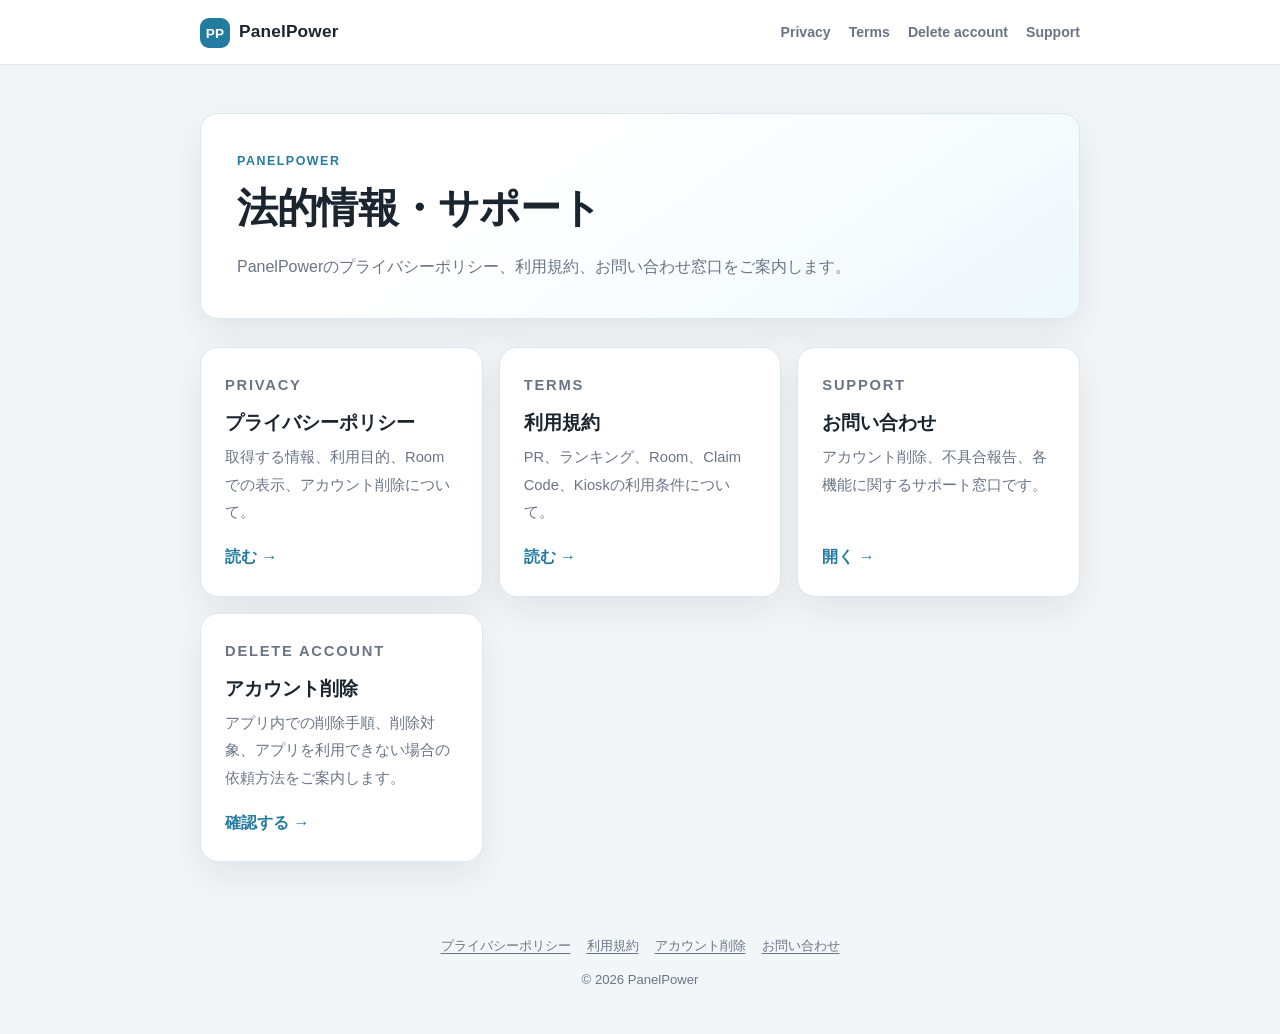
<file: index.html>
<!doctype html>
<html lang="ja">
  <head>
    <meta charset="utf-8">
    <meta name="viewport" content="width=device-width, initial-scale=1">
    <meta name="description" content="PanelPowerのプライバシーポリシー、利用規約、お問い合わせ窓口です。">
    <meta name="theme-color" content="#247BA0">
    <title>PanelPower | 法的情報・サポート</title>
    <link rel="stylesheet" href="assets/style.css">
  </head>
  <body>
    <header class="site-header">
      <div class="header-inner">
        <a class="brand" href="./" aria-label="PanelPower ホーム">
          <span class="brand-mark" aria-hidden="true">PP</span><span class="brand-text">PanelPower</span>
        </a>
        <nav class="site-nav" aria-label="主要メニュー">
          <a href="privacy/">Privacy</a>
          <a href="terms/">Terms</a>
          <a href="delete-account/">Delete account</a>
          <a href="support/">Support</a>
        </nav>
      </div>
    </header>

    <main>
      <div class="hero">
        <p class="eyebrow">PanelPower</p>
        <h1>法的情報・サポート</h1>
        <p class="lead">PanelPowerのプライバシーポリシー、利用規約、お問い合わせ窓口をご案内します。</p>
      </div>

      <div class="page-grid">
        <a class="page-card" href="privacy/">
          <p class="eyebrow">Privacy</p>
          <h2>プライバシーポリシー</h2>
          <p>取得する情報、利用目的、Roomでの表示、アカウント削除について。</p>
          <span class="arrow">読む →</span>
        </a>
        <a class="page-card" href="terms/">
          <p class="eyebrow">Terms</p>
          <h2>利用規約</h2>
          <p>PR、ランキング、Room、Claim Code、Kioskの利用条件について。</p>
          <span class="arrow">読む →</span>
        </a>
        <a class="page-card" href="support/">
          <p class="eyebrow">Support</p>
          <h2>お問い合わせ</h2>
          <p>アカウント削除、不具合報告、各機能に関するサポート窓口です。</p>
          <span class="arrow">開く →</span>
        </a>
        <a class="page-card" href="delete-account/">
          <p class="eyebrow">Delete account</p>
          <h2>アカウント削除</h2>
          <p>アプリ内での削除手順、削除対象、アプリを利用できない場合の依頼方法をご案内します。</p>
          <span class="arrow">確認する →</span>
        </a>
      </div>
    </main>

    <footer class="site-footer">
      <div class="footer-links">
        <a href="privacy/">プライバシーポリシー</a>
        <a href="terms/">利用規約</a>
        <a href="delete-account/">アカウント削除</a>
        <a href="support/">お問い合わせ</a>
      </div>
      <div>© 2026 PanelPower</div>
    </footer>
  </body>
</html>
</file>
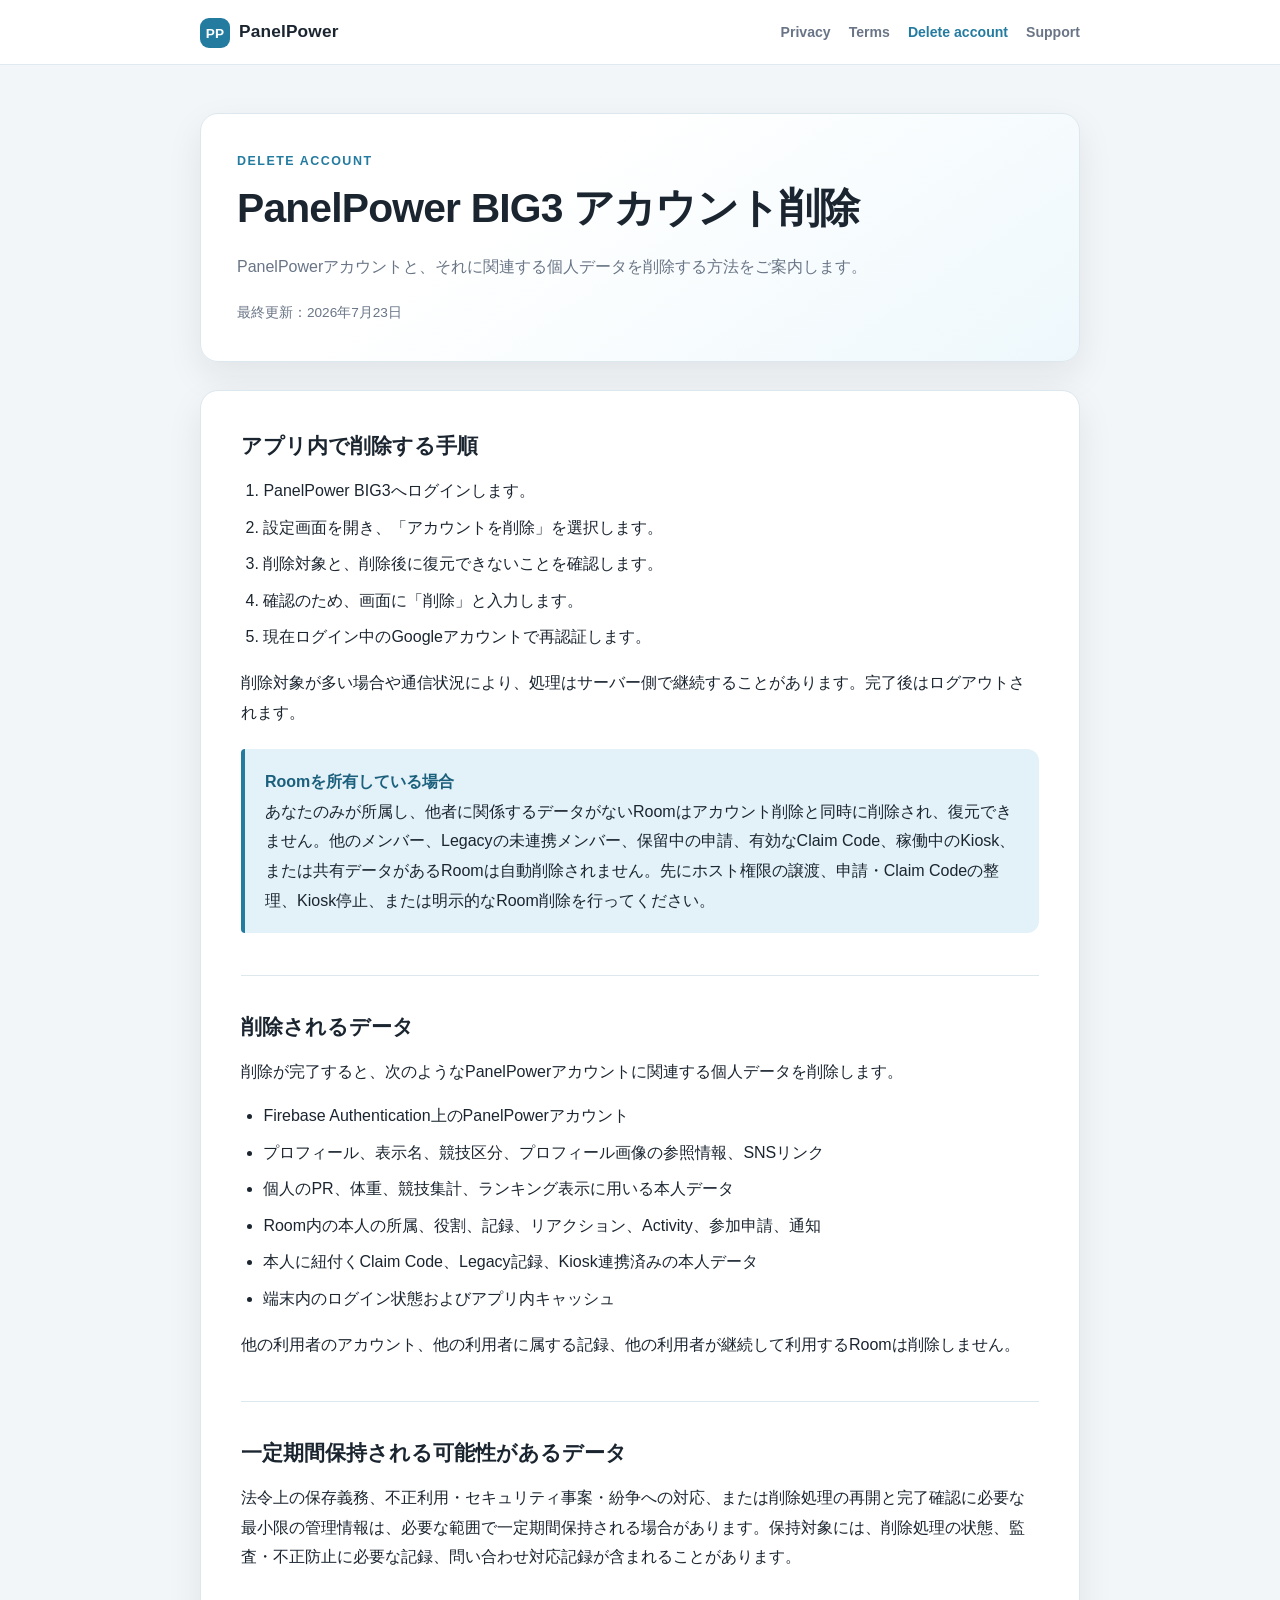
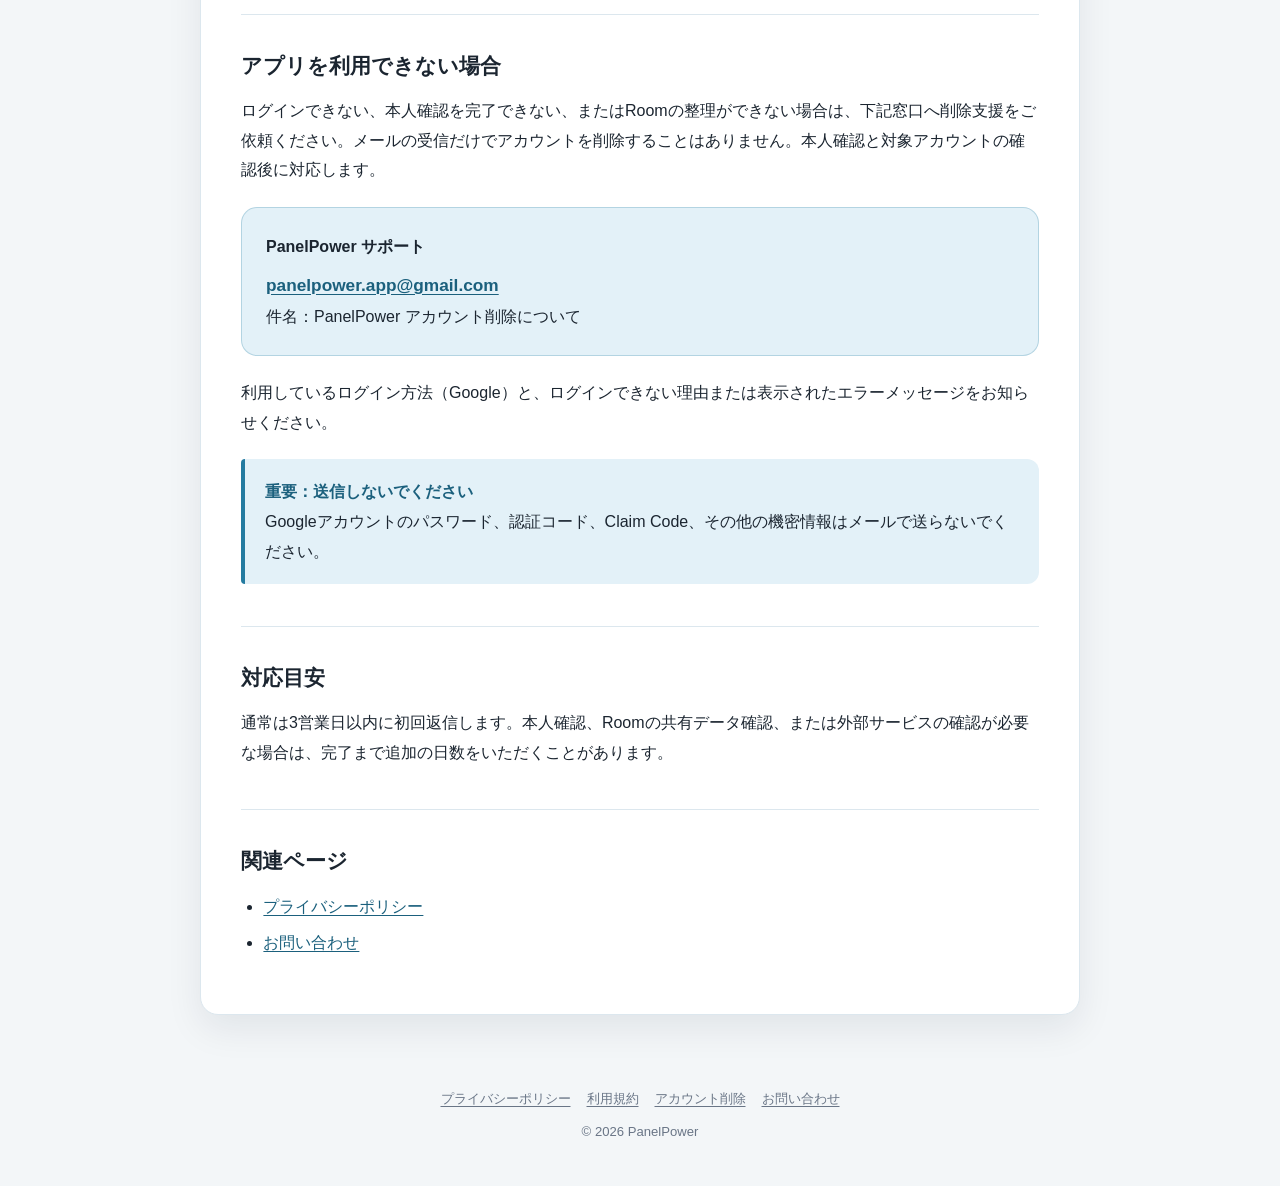
<file: delete-account/index.html>
<!doctype html>
<html lang="ja">
  <head>
    <meta charset="utf-8">
    <meta name="viewport" content="width=device-width, initial-scale=1">
    <meta name="description" content="PanelPower BIG3のアカウント削除方法と削除対象データのご案内です。">
    <meta name="theme-color" content="#247BA0">
    <title>アカウント削除 | PanelPower BIG3</title>
    <link rel="stylesheet" href="../assets/style.css">
  </head>
  <body>
    <header class="site-header">
      <div class="header-inner">
        <a class="brand" href="../" aria-label="PanelPower ホーム">
          <span class="brand-mark" aria-hidden="true">PP</span><span class="brand-text">PanelPower</span>
        </a>
        <nav class="site-nav" aria-label="主要メニュー">
          <a href="../privacy/">Privacy</a>
          <a href="../terms/">Terms</a>
          <a href="../delete-account/" aria-current="page">Delete account</a>
          <a href="../support/">Support</a>
        </nav>
      </div>
    </header>

    <main>
      <div class="hero">
        <p class="eyebrow">Delete account</p>
        <h1>PanelPower BIG3 アカウント削除</h1>
        <p class="lead">PanelPowerアカウントと、それに関連する個人データを削除する方法をご案内します。</p>
        <p class="updated">最終更新：2026年7月23日</p>
      </div>

      <article class="document">
        <section>
          <h2>アプリ内で削除する手順</h2>
          <ol>
            <li>PanelPower BIG3へログインします。</li>
            <li>設定画面を開き、「アカウントを削除」を選択します。</li>
            <li>削除対象と、削除後に復元できないことを確認します。</li>
            <li>確認のため、画面に「削除」と入力します。</li>
            <li>現在ログイン中のGoogleアカウントで再認証します。</li>
          </ol>
          <p>削除対象が多い場合や通信状況により、処理はサーバー側で継続することがあります。完了後はログアウトされます。</p>
          <div class="note">
            <strong>Roomを所有している場合</strong>
            <p>あなたのみが所属し、他者に関係するデータがないRoomはアカウント削除と同時に削除され、復元できません。他のメンバー、Legacyの未連携メンバー、保留中の申請、有効なClaim Code、稼働中のKiosk、または共有データがあるRoomは自動削除されません。先にホスト権限の譲渡、申請・Claim Codeの整理、Kiosk停止、または明示的なRoom削除を行ってください。</p>
          </div>
        </section>

        <section>
          <h2>削除されるデータ</h2>
          <p>削除が完了すると、次のようなPanelPowerアカウントに関連する個人データを削除します。</p>
          <ul>
            <li>Firebase Authentication上のPanelPowerアカウント</li>
            <li>プロフィール、表示名、競技区分、プロフィール画像の参照情報、SNSリンク</li>
            <li>個人のPR、体重、競技集計、ランキング表示に用いる本人データ</li>
            <li>Room内の本人の所属、役割、記録、リアクション、Activity、参加申請、通知</li>
            <li>本人に紐付くClaim Code、Legacy記録、Kiosk連携済みの本人データ</li>
            <li>端末内のログイン状態およびアプリ内キャッシュ</li>
          </ul>
          <p>他の利用者のアカウント、他の利用者に属する記録、他の利用者が継続して利用するRoomは削除しません。</p>
        </section>

        <section>
          <h2>一定期間保持される可能性があるデータ</h2>
          <p>法令上の保存義務、不正利用・セキュリティ事案・紛争への対応、または削除処理の再開と完了確認に必要な最小限の管理情報は、必要な範囲で一定期間保持される場合があります。保持対象には、削除処理の状態、監査・不正防止に必要な記録、問い合わせ対応記録が含まれることがあります。</p>
        </section>

        <section>
          <h2>アプリを利用できない場合</h2>
          <p>ログインできない、本人確認を完了できない、またはRoomの整理ができない場合は、下記窓口へ削除支援をご依頼ください。メールの受信だけでアカウントを削除することはありません。本人確認と対象アカウントの確認後に対応します。</p>
          <div class="support-card">
            <p><strong>PanelPower サポート</strong></p>
            <a class="mail-link" href="mailto:panelpower.app@gmail.com?subject=PanelPower%20%E3%82%A2%E3%82%AB%E3%82%A6%E3%83%B3%E3%83%88%E5%89%8A%E9%99%A4%E3%81%AB%E3%81%A4%E3%81%84%E3%81%A6">panelpower.app@gmail.com</a>
            <p>件名：PanelPower アカウント削除について</p>
          </div>
          <p>利用しているログイン方法（Google）と、ログインできない理由または表示されたエラーメッセージをお知らせください。</p>
          <div class="note">
            <strong>重要：送信しないでください</strong>
            <p>Googleアカウントのパスワード、認証コード、Claim Code、その他の機密情報はメールで送らないでください。</p>
          </div>
        </section>

        <section>
          <h2>対応目安</h2>
          <p>通常は3営業日以内に初回返信します。本人確認、Roomの共有データ確認、または外部サービスの確認が必要な場合は、完了まで追加の日数をいただくことがあります。</p>
        </section>

        <section>
          <h2>関連ページ</h2>
          <ul>
            <li><a href="../privacy/">プライバシーポリシー</a></li>
            <li><a href="../support/">お問い合わせ</a></li>
          </ul>
        </section>
      </article>
    </main>

    <footer class="site-footer">
      <div class="footer-links">
        <a href="../privacy/">プライバシーポリシー</a>
        <a href="../terms/">利用規約</a>
        <a href="../delete-account/">アカウント削除</a>
        <a href="../support/">お問い合わせ</a>
      </div>
      <div>© 2026 PanelPower</div>
    </footer>
  </body>
</html>
</file>
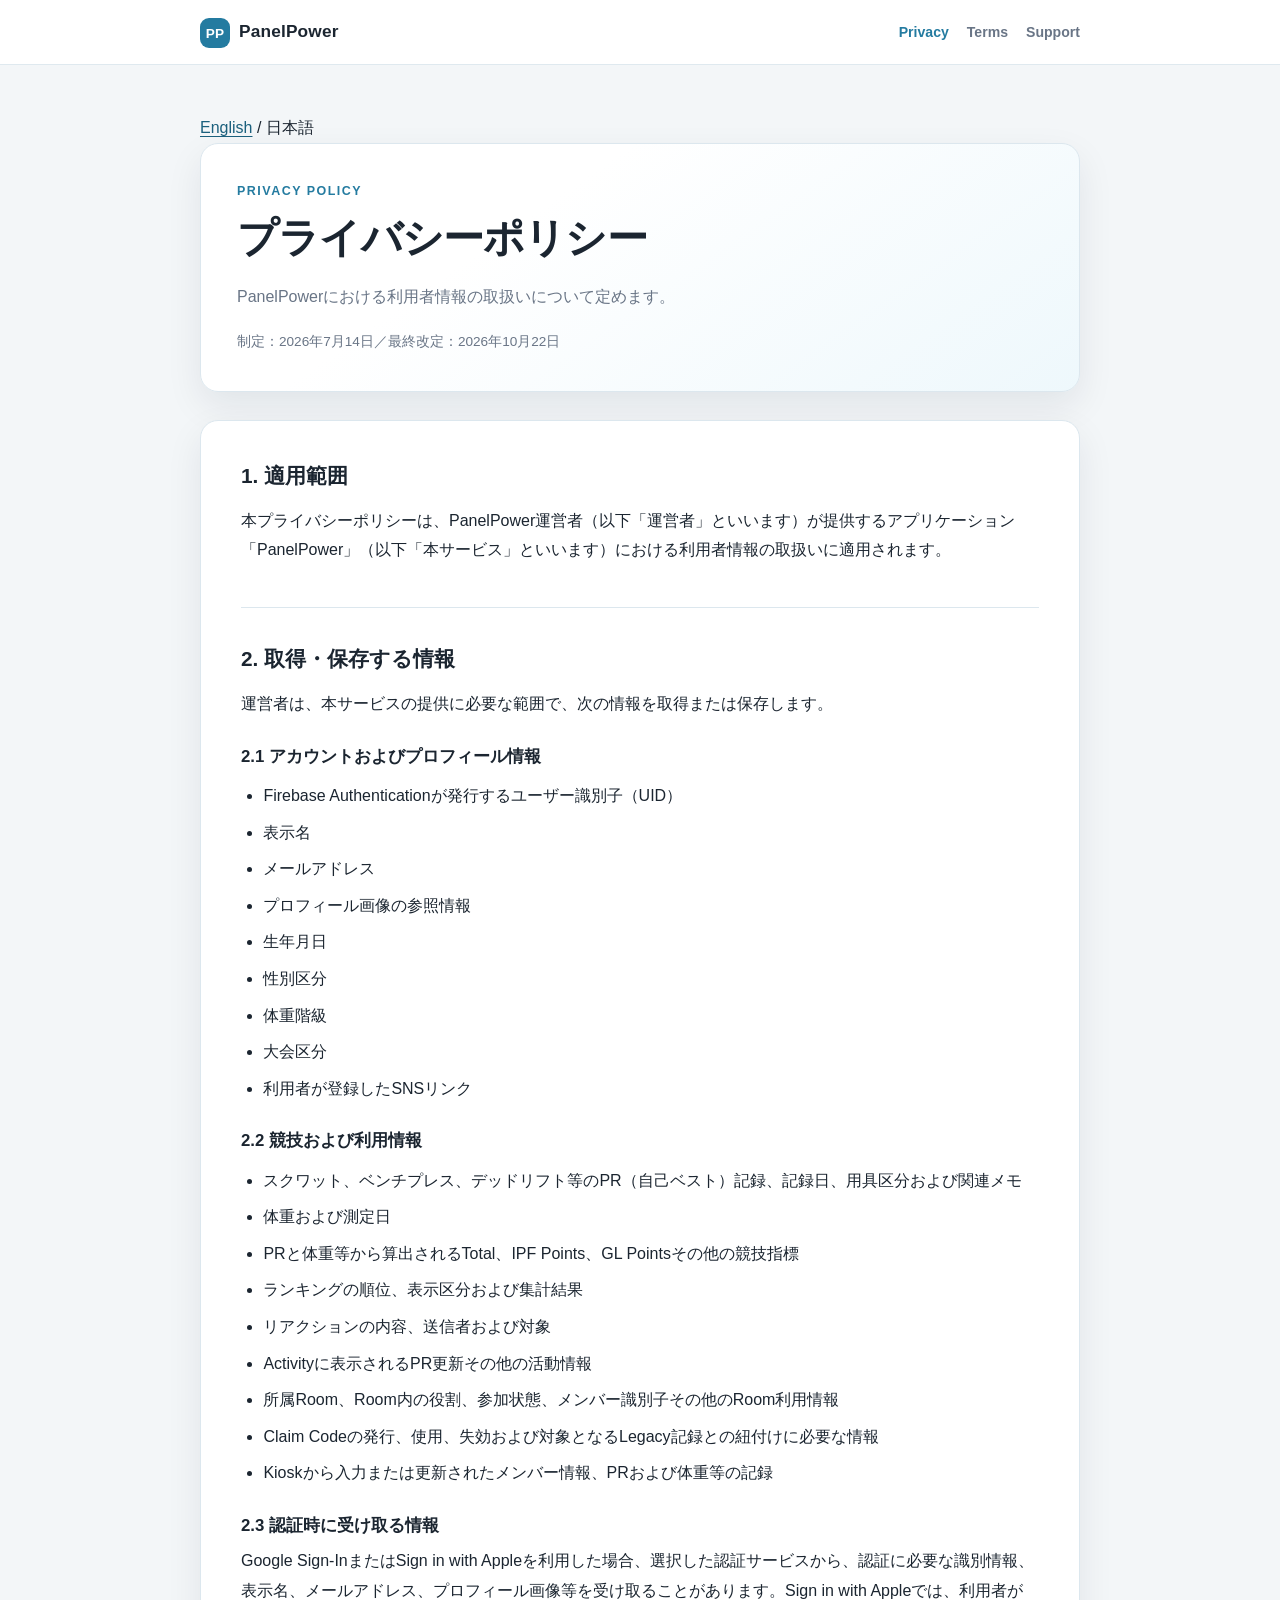
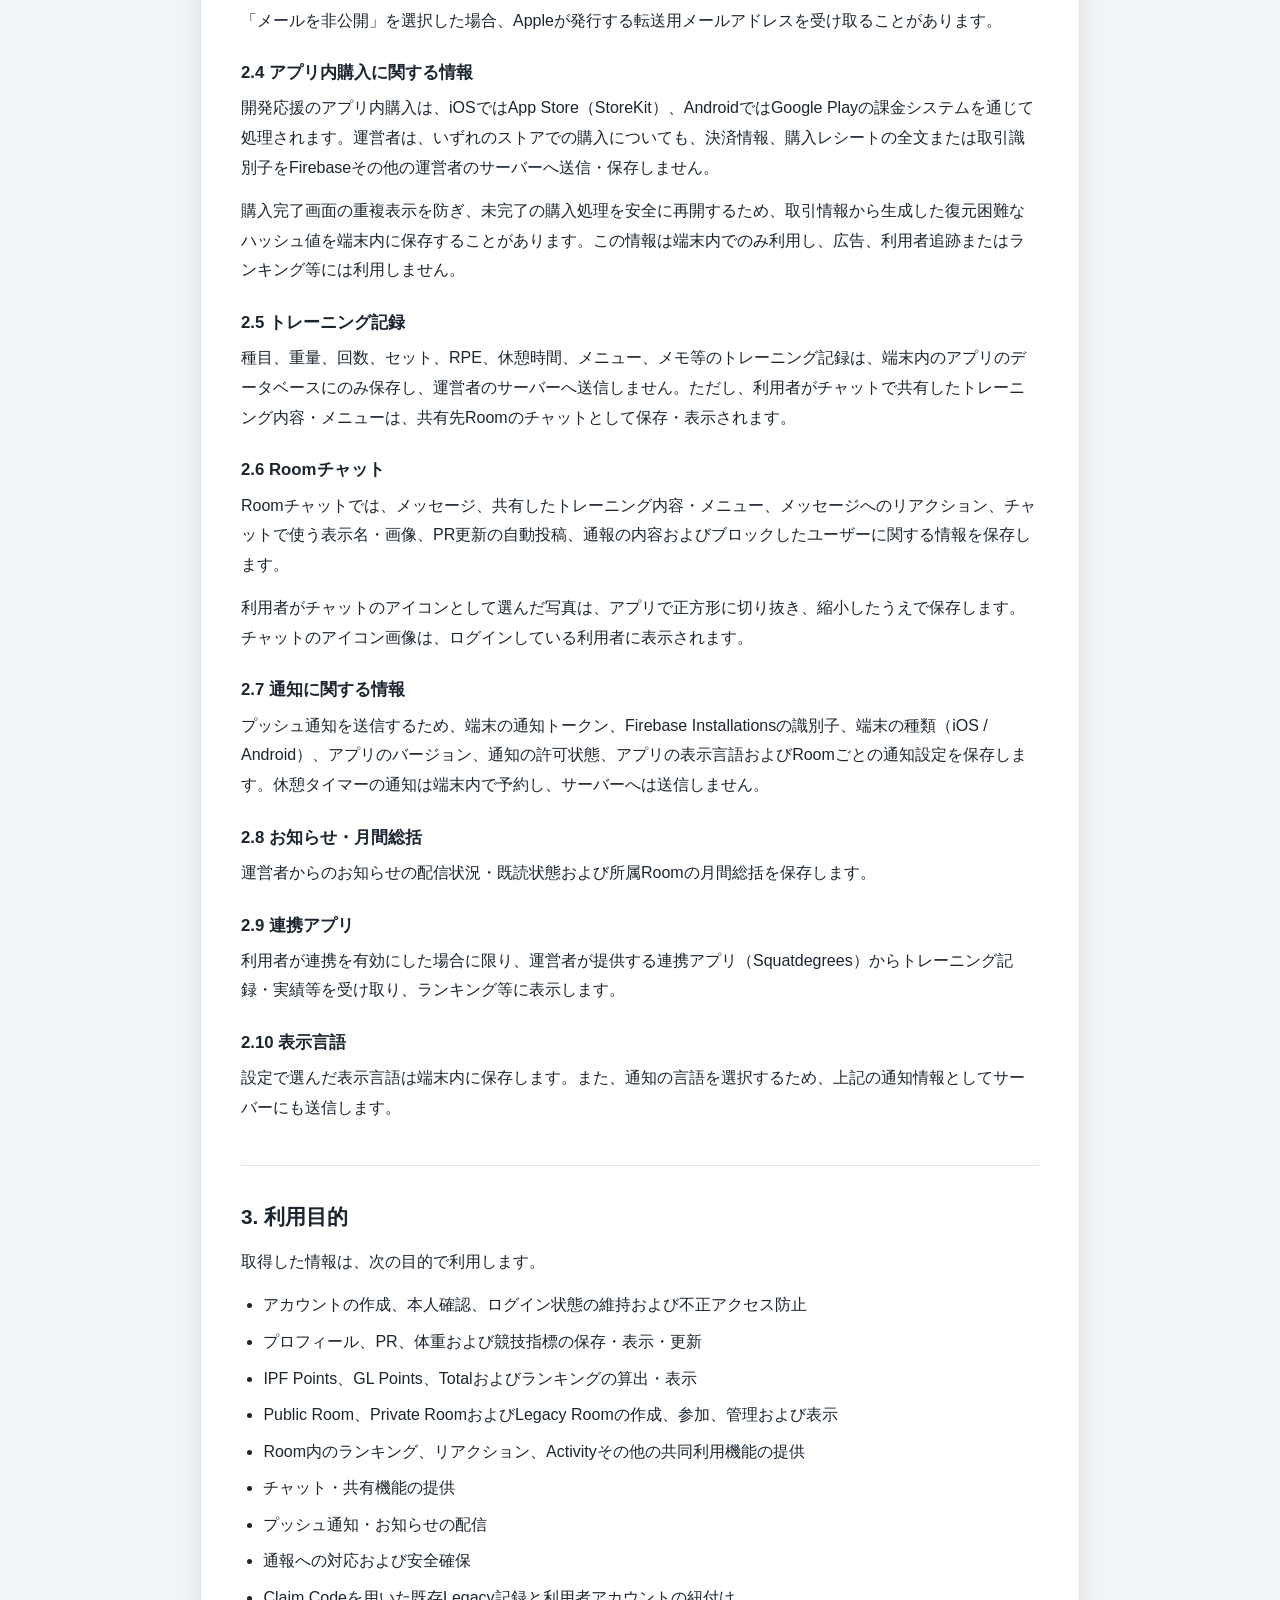
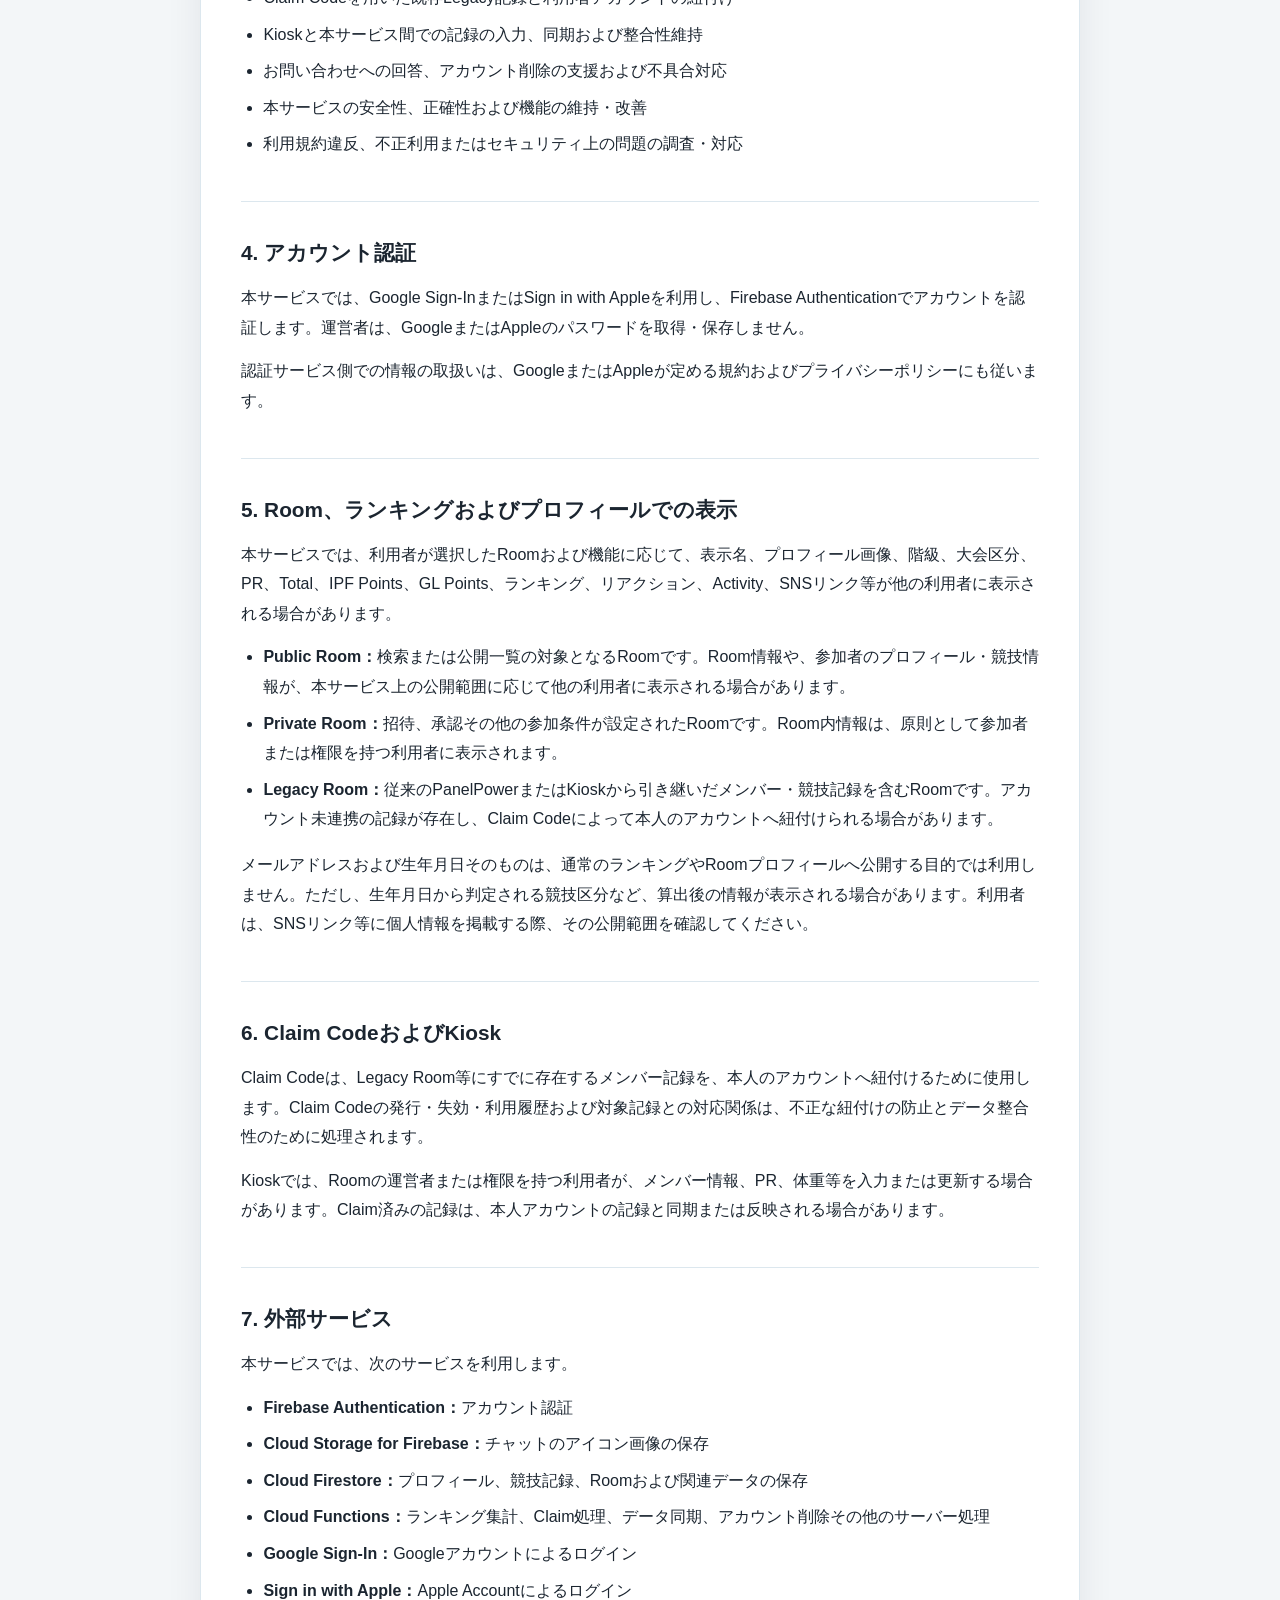
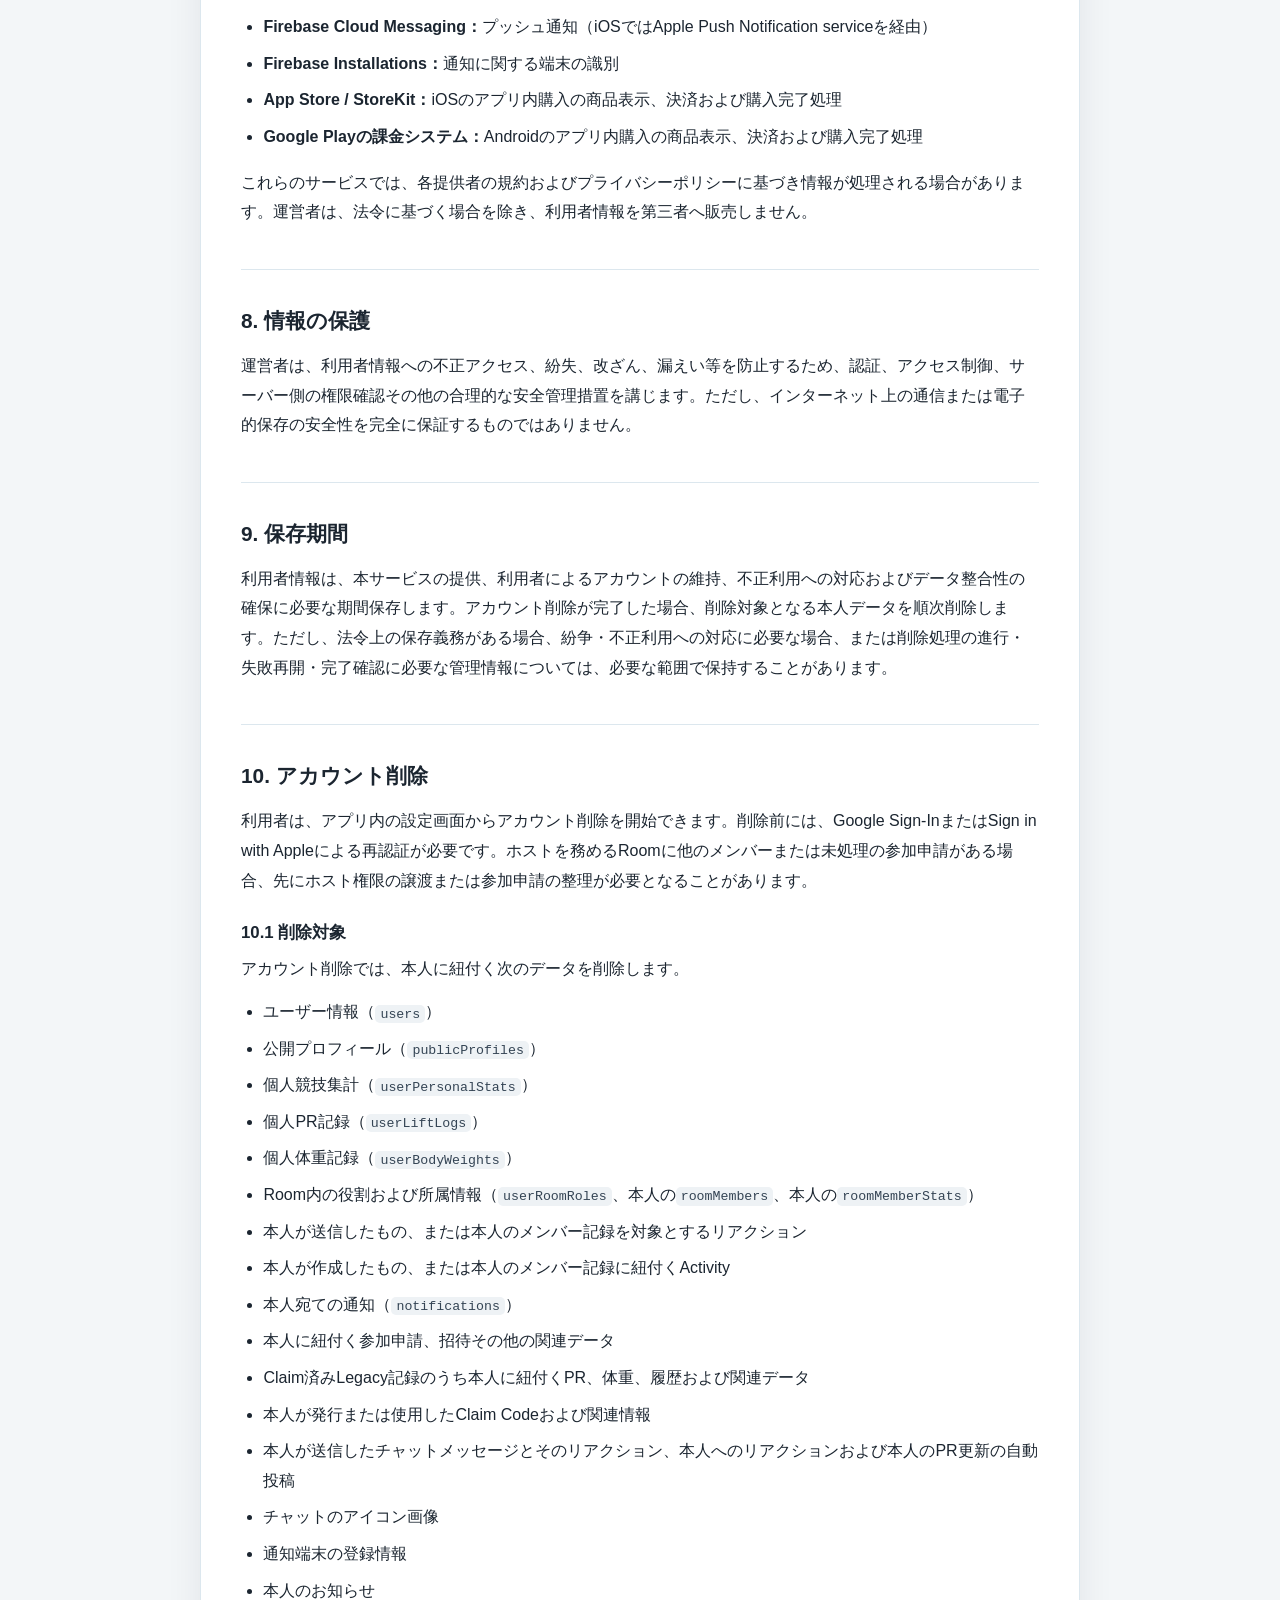
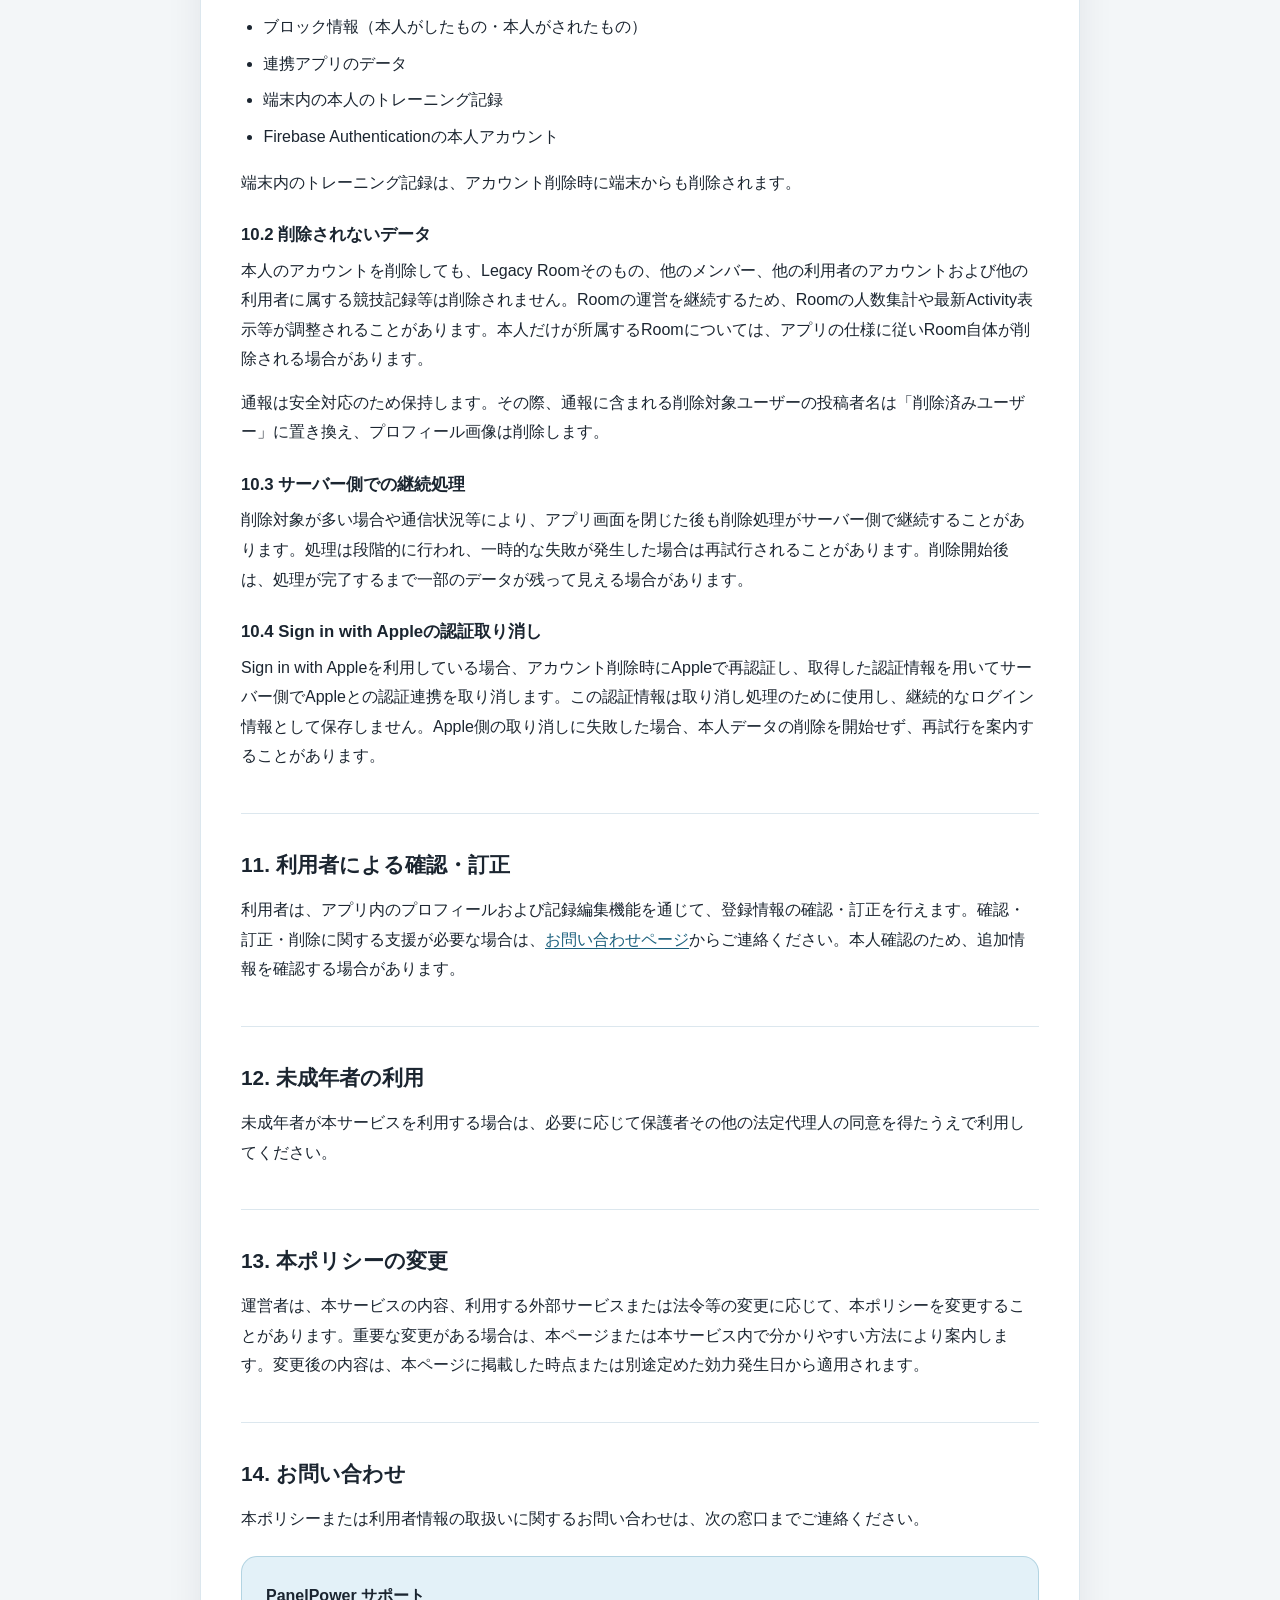
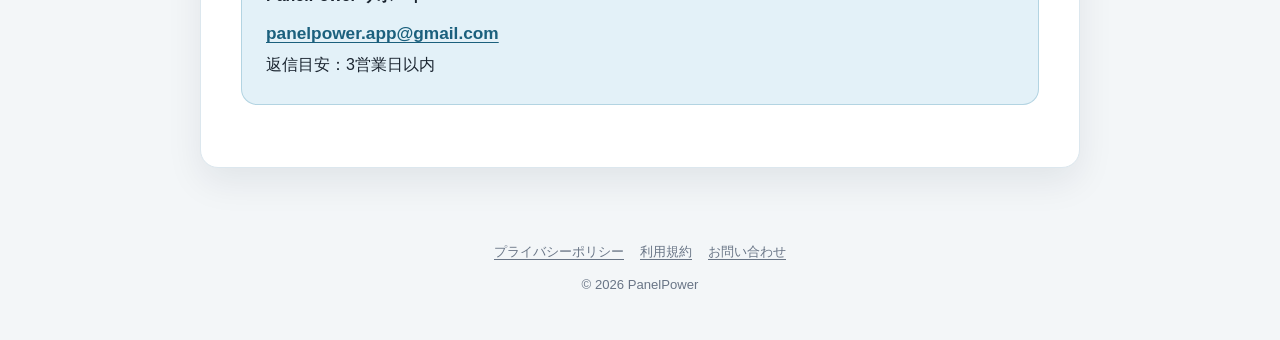
<file: privacy/index.html>
<!doctype html>
<html lang="ja">
  <head>
    <meta charset="utf-8">
    <meta name="viewport" content="width=device-width, initial-scale=1">
    <meta name="description" content="PanelPowerのプライバシーポリシーです。">
    <meta name="theme-color" content="#247BA0">
    <title>プライバシーポリシー | PanelPower</title>
    <link rel="stylesheet" href="../assets/style.css">
  </head>
  <body>
    <header class="site-header">
      <div class="header-inner">
        <a class="brand" href="../" aria-label="PanelPower ホーム">
          <span class="brand-mark" aria-hidden="true">PP</span><span class="brand-text">PanelPower</span>
        </a>
        <nav class="site-nav" aria-label="主要メニュー">
          <a href="../privacy/" aria-current="page">Privacy</a>
          <a href="../terms/">Terms</a>
          <a href="../support/">Support</a>
        </nav>
      </div>
    </header>

    <main>
      <nav aria-label="言語 / Language"><a href="../en/privacy/" lang="en" hreflang="en">English</a> / <span lang="ja" aria-current="page">日本語</span></nav>
      <div class="hero">
        <p class="eyebrow">Privacy Policy</p>
        <h1>プライバシーポリシー</h1>
        <p class="lead">PanelPowerにおける利用者情報の取扱いについて定めます。</p>
        <p class="updated">制定：2026年7月14日／最終改定：2026年10月22日</p>
      </div>

      <article class="document">
        <section>
          <h2>1. 適用範囲</h2>
          <p>本プライバシーポリシーは、PanelPower運営者（以下「運営者」といいます）が提供するアプリケーション「PanelPower」（以下「本サービス」といいます）における利用者情報の取扱いに適用されます。</p>
        </section>

        <section>
          <h2>2. 取得・保存する情報</h2>
          <p>運営者は、本サービスの提供に必要な範囲で、次の情報を取得または保存します。</p>

          <h3>2.1 アカウントおよびプロフィール情報</h3>
          <ul>
            <li>Firebase Authenticationが発行するユーザー識別子（UID）</li>
            <li>表示名</li>
            <li>メールアドレス</li>
            <li>プロフィール画像の参照情報</li>
            <li>生年月日</li>
            <li>性別区分</li>
            <li>体重階級</li>
            <li>大会区分</li>
            <li>利用者が登録したSNSリンク</li>
          </ul>

          <h3>2.2 競技および利用情報</h3>
          <ul>
            <li>スクワット、ベンチプレス、デッドリフト等のPR（自己ベスト）記録、記録日、用具区分および関連メモ</li>
            <li>体重および測定日</li>
            <li>PRと体重等から算出されるTotal、IPF Points、GL Pointsその他の競技指標</li>
            <li>ランキングの順位、表示区分および集計結果</li>
            <li>リアクションの内容、送信者および対象</li>
            <li>Activityに表示されるPR更新その他の活動情報</li>
            <li>所属Room、Room内の役割、参加状態、メンバー識別子その他のRoom利用情報</li>
            <li>Claim Codeの発行、使用、失効および対象となるLegacy記録との紐付けに必要な情報</li>
            <li>Kioskから入力または更新されたメンバー情報、PRおよび体重等の記録</li>
          </ul>

          <h3>2.3 認証時に受け取る情報</h3>
          <p>Google Sign-InまたはSign in with Appleを利用した場合、選択した認証サービスから、認証に必要な識別情報、表示名、メールアドレス、プロフィール画像等を受け取ることがあります。Sign in with Appleでは、利用者が「メールを非公開」を選択した場合、Appleが発行する転送用メールアドレスを受け取ることがあります。</p>

          <h3>2.4 アプリ内購入に関する情報</h3>
          <p>開発応援のアプリ内購入は、iOSではApp Store（StoreKit）、AndroidではGoogle Playの課金システムを通じて処理されます。運営者は、いずれのストアでの購入についても、決済情報、購入レシートの全文または取引識別子をFirebaseその他の運営者のサーバーへ送信・保存しません。</p>
          <p>購入完了画面の重複表示を防ぎ、未完了の購入処理を安全に再開するため、取引情報から生成した復元困難なハッシュ値を端末内に保存することがあります。この情報は端末内でのみ利用し、広告、利用者追跡またはランキング等には利用しません。</p>

          <h3>2.5 トレーニング記録</h3>
          <p>種目、重量、回数、セット、RPE、休憩時間、メニュー、メモ等のトレーニング記録は、端末内のアプリのデータベースにのみ保存し、運営者のサーバーへ送信しません。ただし、利用者がチャットで共有したトレーニング内容・メニューは、共有先Roomのチャットとして保存・表示されます。</p>

          <h3>2.6 Roomチャット</h3>
          <p>Roomチャットでは、メッセージ、共有したトレーニング内容・メニュー、メッセージへのリアクション、チャットで使う表示名・画像、PR更新の自動投稿、通報の内容およびブロックしたユーザーに関する情報を保存します。</p>
          <p>利用者がチャットのアイコンとして選んだ写真は、アプリで正方形に切り抜き、縮小したうえで保存します。チャットのアイコン画像は、ログインしている利用者に表示されます。</p>

          <h3>2.7 通知に関する情報</h3>
          <p>プッシュ通知を送信するため、端末の通知トークン、Firebase Installationsの識別子、端末の種類（iOS / Android）、アプリのバージョン、通知の許可状態、アプリの表示言語およびRoomごとの通知設定を保存します。休憩タイマーの通知は端末内で予約し、サーバーへは送信しません。</p>

          <h3>2.8 お知らせ・月間総括</h3>
          <p>運営者からのお知らせの配信状況・既読状態および所属Roomの月間総括を保存します。</p>

          <h3>2.9 連携アプリ</h3>
          <p>利用者が連携を有効にした場合に限り、運営者が提供する連携アプリ（Squatdegrees）からトレーニング記録・実績等を受け取り、ランキング等に表示します。</p>

          <h3>2.10 表示言語</h3>
          <p>設定で選んだ表示言語は端末内に保存します。また、通知の言語を選択するため、上記の通知情報としてサーバーにも送信します。</p>
        </section>

        <section>
          <h2>3. 利用目的</h2>
          <p>取得した情報は、次の目的で利用します。</p>
          <ul>
            <li>アカウントの作成、本人確認、ログイン状態の維持および不正アクセス防止</li>
            <li>プロフィール、PR、体重および競技指標の保存・表示・更新</li>
            <li>IPF Points、GL Points、Totalおよびランキングの算出・表示</li>
            <li>Public Room、Private RoomおよびLegacy Roomの作成、参加、管理および表示</li>
            <li>Room内のランキング、リアクション、Activityその他の共同利用機能の提供</li>
            <li>チャット・共有機能の提供</li>
            <li>プッシュ通知・お知らせの配信</li>
            <li>通報への対応および安全確保</li>
            <li>Claim Codeを用いた既存Legacy記録と利用者アカウントの紐付け</li>
            <li>Kioskと本サービス間での記録の入力、同期および整合性維持</li>
            <li>お問い合わせへの回答、アカウント削除の支援および不具合対応</li>
            <li>本サービスの安全性、正確性および機能の維持・改善</li>
            <li>利用規約違反、不正利用またはセキュリティ上の問題の調査・対応</li>
          </ul>
        </section>

        <section>
          <h2>4. アカウント認証</h2>
          <p>本サービスでは、Google Sign-InまたはSign in with Appleを利用し、Firebase Authenticationでアカウントを認証します。運営者は、GoogleまたはAppleのパスワードを取得・保存しません。</p>
          <p>認証サービス側での情報の取扱いは、GoogleまたはAppleが定める規約およびプライバシーポリシーにも従います。</p>
        </section>

        <section>
          <h2>5. Room、ランキングおよびプロフィールでの表示</h2>
          <p>本サービスでは、利用者が選択したRoomおよび機能に応じて、表示名、プロフィール画像、階級、大会区分、PR、Total、IPF Points、GL Points、ランキング、リアクション、Activity、SNSリンク等が他の利用者に表示される場合があります。</p>
          <ul>
            <li><strong>Public Room：</strong>検索または公開一覧の対象となるRoomです。Room情報や、参加者のプロフィール・競技情報が、本サービス上の公開範囲に応じて他の利用者に表示される場合があります。</li>
            <li><strong>Private Room：</strong>招待、承認その他の参加条件が設定されたRoomです。Room内情報は、原則として参加者または権限を持つ利用者に表示されます。</li>
            <li><strong>Legacy Room：</strong>従来のPanelPowerまたはKioskから引き継いだメンバー・競技記録を含むRoomです。アカウント未連携の記録が存在し、Claim Codeによって本人のアカウントへ紐付けられる場合があります。</li>
          </ul>
          <p>メールアドレスおよび生年月日そのものは、通常のランキングやRoomプロフィールへ公開する目的では利用しません。ただし、生年月日から判定される競技区分など、算出後の情報が表示される場合があります。利用者は、SNSリンク等に個人情報を掲載する際、その公開範囲を確認してください。</p>
        </section>

        <section>
          <h2>6. Claim CodeおよびKiosk</h2>
          <p>Claim Codeは、Legacy Room等にすでに存在するメンバー記録を、本人のアカウントへ紐付けるために使用します。Claim Codeの発行・失効・利用履歴および対象記録との対応関係は、不正な紐付けの防止とデータ整合性のために処理されます。</p>
          <p>Kioskでは、Roomの運営者または権限を持つ利用者が、メンバー情報、PR、体重等を入力または更新する場合があります。Claim済みの記録は、本人アカウントの記録と同期または反映される場合があります。</p>
        </section>

        <section>
          <h2>7. 外部サービス</h2>
          <p>本サービスでは、次のサービスを利用します。</p>
          <ul>
            <li><strong>Firebase Authentication：</strong>アカウント認証</li>
            <li><strong>Cloud Storage for Firebase：</strong>チャットのアイコン画像の保存</li>
            <li><strong>Cloud Firestore：</strong>プロフィール、競技記録、Roomおよび関連データの保存</li>
            <li><strong>Cloud Functions：</strong>ランキング集計、Claim処理、データ同期、アカウント削除その他のサーバー処理</li>
            <li><strong>Google Sign-In：</strong>Googleアカウントによるログイン</li>
            <li><strong>Sign in with Apple：</strong>Apple Accountによるログイン</li>
            <li><strong>Firebase Cloud Messaging：</strong>プッシュ通知（iOSではApple Push Notification serviceを経由）</li>
            <li><strong>Firebase Installations：</strong>通知に関する端末の識別</li>
            <li><strong>App Store / StoreKit：</strong>iOSのアプリ内購入の商品表示、決済および購入完了処理</li>
            <li><strong>Google Playの課金システム：</strong>Androidのアプリ内購入の商品表示、決済および購入完了処理</li>
          </ul>
          <p>これらのサービスでは、各提供者の規約およびプライバシーポリシーに基づき情報が処理される場合があります。運営者は、法令に基づく場合を除き、利用者情報を第三者へ販売しません。</p>
        </section>

        <section>
          <h2>8. 情報の保護</h2>
          <p>運営者は、利用者情報への不正アクセス、紛失、改ざん、漏えい等を防止するため、認証、アクセス制御、サーバー側の権限確認その他の合理的な安全管理措置を講じます。ただし、インターネット上の通信または電子的保存の安全性を完全に保証するものではありません。</p>
        </section>

        <section>
          <h2>9. 保存期間</h2>
          <p>利用者情報は、本サービスの提供、利用者によるアカウントの維持、不正利用への対応およびデータ整合性の確保に必要な期間保存します。アカウント削除が完了した場合、削除対象となる本人データを順次削除します。ただし、法令上の保存義務がある場合、紛争・不正利用への対応に必要な場合、または削除処理の進行・失敗再開・完了確認に必要な管理情報については、必要な範囲で保持することがあります。</p>
        </section>

        <section id="account-deletion">
          <h2>10. アカウント削除</h2>
          <p>利用者は、アプリ内の設定画面からアカウント削除を開始できます。削除前には、Google Sign-InまたはSign in with Appleによる再認証が必要です。ホストを務めるRoomに他のメンバーまたは未処理の参加申請がある場合、先にホスト権限の譲渡または参加申請の整理が必要となることがあります。</p>

          <h3>10.1 削除対象</h3>
          <p>アカウント削除では、本人に紐付く次のデータを削除します。</p>
          <ul>
            <li>ユーザー情報（<code>users</code>）</li>
            <li>公開プロフィール（<code>publicProfiles</code>）</li>
            <li>個人競技集計（<code>userPersonalStats</code>）</li>
            <li>個人PR記録（<code>userLiftLogs</code>）</li>
            <li>個人体重記録（<code>userBodyWeights</code>）</li>
            <li>Room内の役割および所属情報（<code>userRoomRoles</code>、本人の<code>roomMembers</code>、本人の<code>roomMemberStats</code>）</li>
            <li>本人が送信したもの、または本人のメンバー記録を対象とするリアクション</li>
            <li>本人が作成したもの、または本人のメンバー記録に紐付くActivity</li>
            <li>本人宛ての通知（<code>notifications</code>）</li>
            <li>本人に紐付く参加申請、招待その他の関連データ</li>
            <li>Claim済みLegacy記録のうち本人に紐付くPR、体重、履歴および関連データ</li>
            <li>本人が発行または使用したClaim Codeおよび関連情報</li>
            <li>本人が送信したチャットメッセージとそのリアクション、本人へのリアクションおよび本人のPR更新の自動投稿</li>
            <li>チャットのアイコン画像</li>
            <li>通知端末の登録情報</li>
            <li>本人のお知らせ</li>
            <li>ブロック情報（本人がしたもの・本人がされたもの）</li>
            <li>連携アプリのデータ</li>
            <li>端末内の本人のトレーニング記録</li>
            <li>Firebase Authenticationの本人アカウント</li>
          </ul>

          <p>端末内のトレーニング記録は、アカウント削除時に端末からも削除されます。</p>

          <h3>10.2 削除されないデータ</h3>
          <p>本人のアカウントを削除しても、Legacy Roomそのもの、他のメンバー、他の利用者のアカウントおよび他の利用者に属する競技記録等は削除されません。Roomの運営を継続するため、Roomの人数集計や最新Activity表示等が調整されることがあります。本人だけが所属するRoomについては、アプリの仕様に従いRoom自体が削除される場合があります。</p>

          <p>通報は安全対応のため保持します。その際、通報に含まれる削除対象ユーザーの投稿者名は「削除済みユーザー」に置き換え、プロフィール画像は削除します。</p>

          <h3>10.3 サーバー側での継続処理</h3>
          <p>削除対象が多い場合や通信状況等により、アプリ画面を閉じた後も削除処理がサーバー側で継続することがあります。処理は段階的に行われ、一時的な失敗が発生した場合は再試行されることがあります。削除開始後は、処理が完了するまで一部のデータが残って見える場合があります。</p>

          <h3>10.4 Sign in with Appleの認証取り消し</h3>
          <p>Sign in with Appleを利用している場合、アカウント削除時にAppleで再認証し、取得した認証情報を用いてサーバー側でAppleとの認証連携を取り消します。この認証情報は取り消し処理のために使用し、継続的なログイン情報として保存しません。Apple側の取り消しに失敗した場合、本人データの削除を開始せず、再試行を案内することがあります。</p>
        </section>

        <section>
          <h2>11. 利用者による確認・訂正</h2>
          <p>利用者は、アプリ内のプロフィールおよび記録編集機能を通じて、登録情報の確認・訂正を行えます。確認・訂正・削除に関する支援が必要な場合は、<a href="../support/">お問い合わせページ</a>からご連絡ください。本人確認のため、追加情報を確認する場合があります。</p>
        </section>

        <section>
          <h2>12. 未成年者の利用</h2>
          <p>未成年者が本サービスを利用する場合は、必要に応じて保護者その他の法定代理人の同意を得たうえで利用してください。</p>
        </section>

        <section>
          <h2>13. 本ポリシーの変更</h2>
          <p>運営者は、本サービスの内容、利用する外部サービスまたは法令等の変更に応じて、本ポリシーを変更することがあります。重要な変更がある場合は、本ページまたは本サービス内で分かりやすい方法により案内します。変更後の内容は、本ページに掲載した時点または別途定めた効力発生日から適用されます。</p>
        </section>

        <section>
          <h2>14. お問い合わせ</h2>
          <p>本ポリシーまたは利用者情報の取扱いに関するお問い合わせは、次の窓口までご連絡ください。</p>
          <div class="support-card">
            <p><strong>PanelPower サポート</strong></p>
            <a class="mail-link" href="mailto:panelpower.app@gmail.com">panelpower.app@gmail.com</a>
            <p>返信目安：3営業日以内</p>
          </div>
        </section>
      </article>
    </main>

    <footer class="site-footer">
      <div class="footer-links">
        <a href="../privacy/">プライバシーポリシー</a>
        <a href="../terms/">利用規約</a>
        <a href="../support/">お問い合わせ</a>
      </div>
      <div>© 2026 PanelPower</div>
    </footer>
  </body>
</html>
</file>
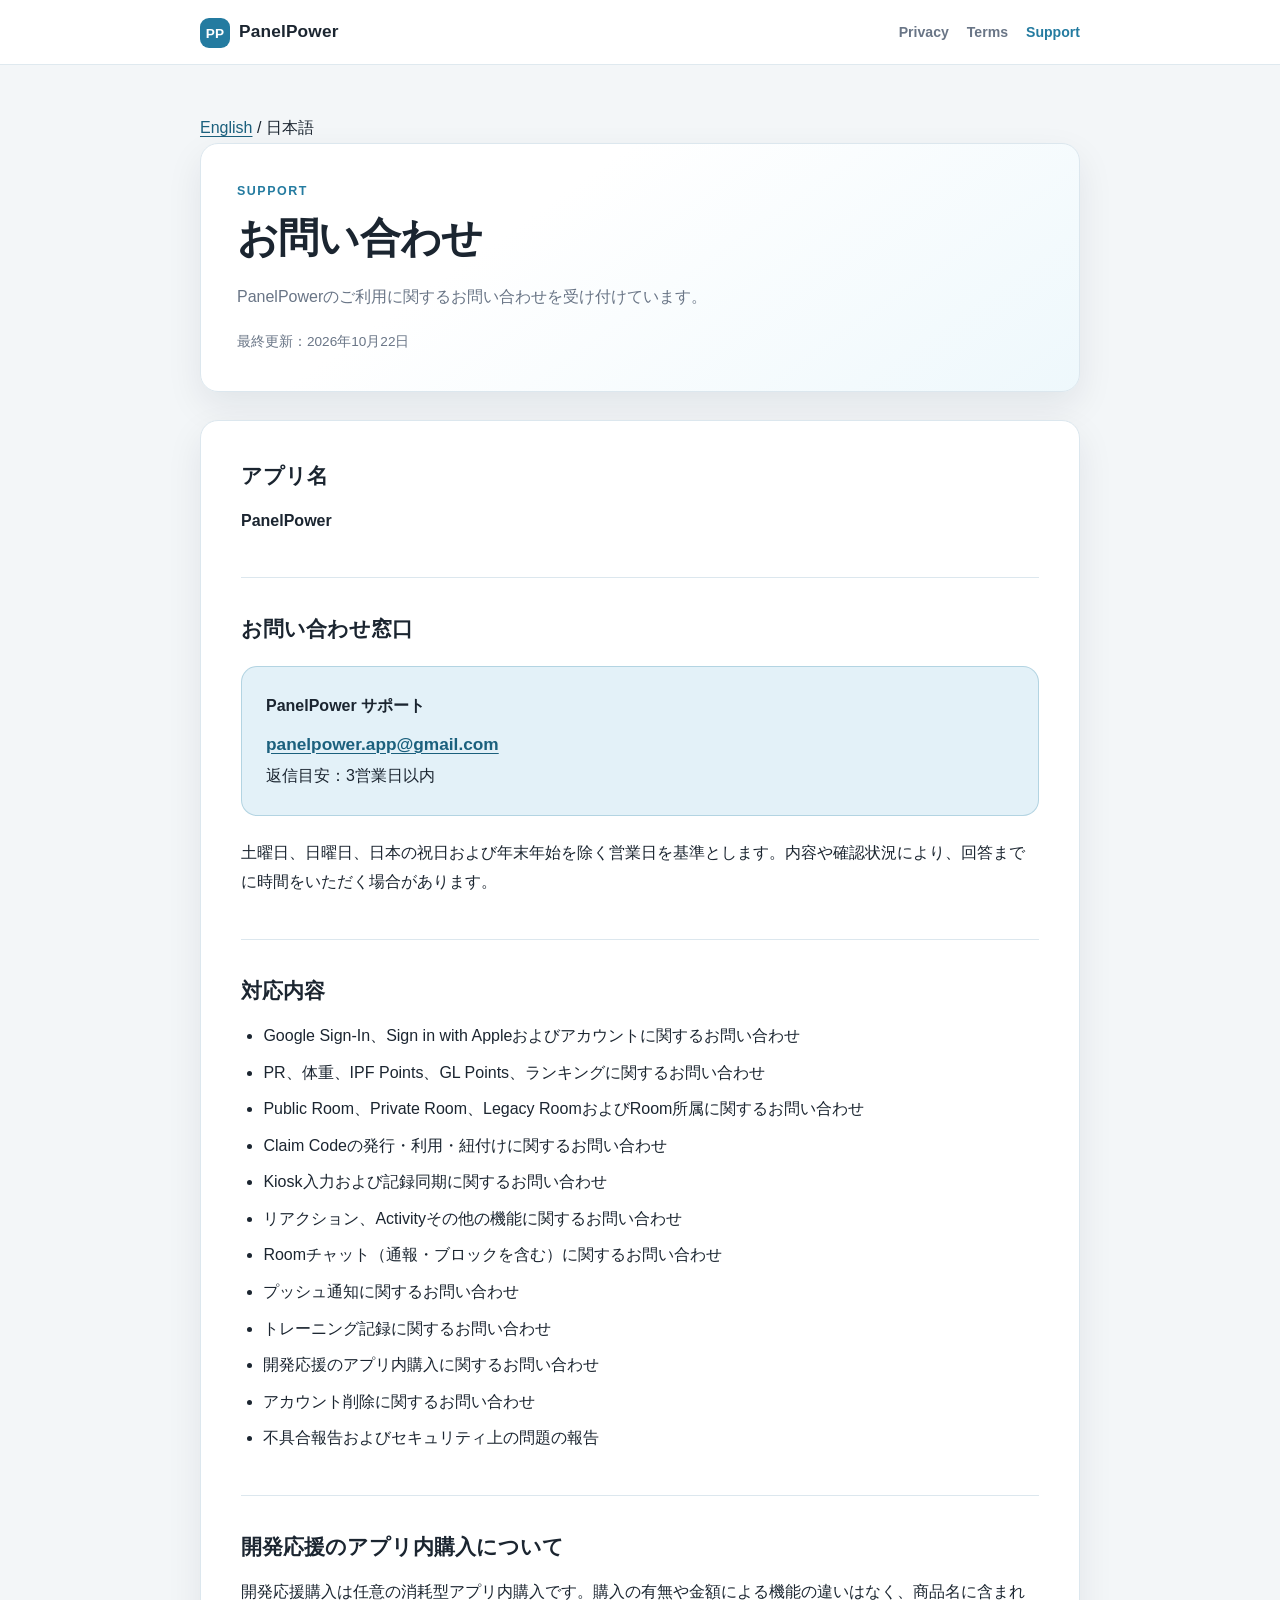
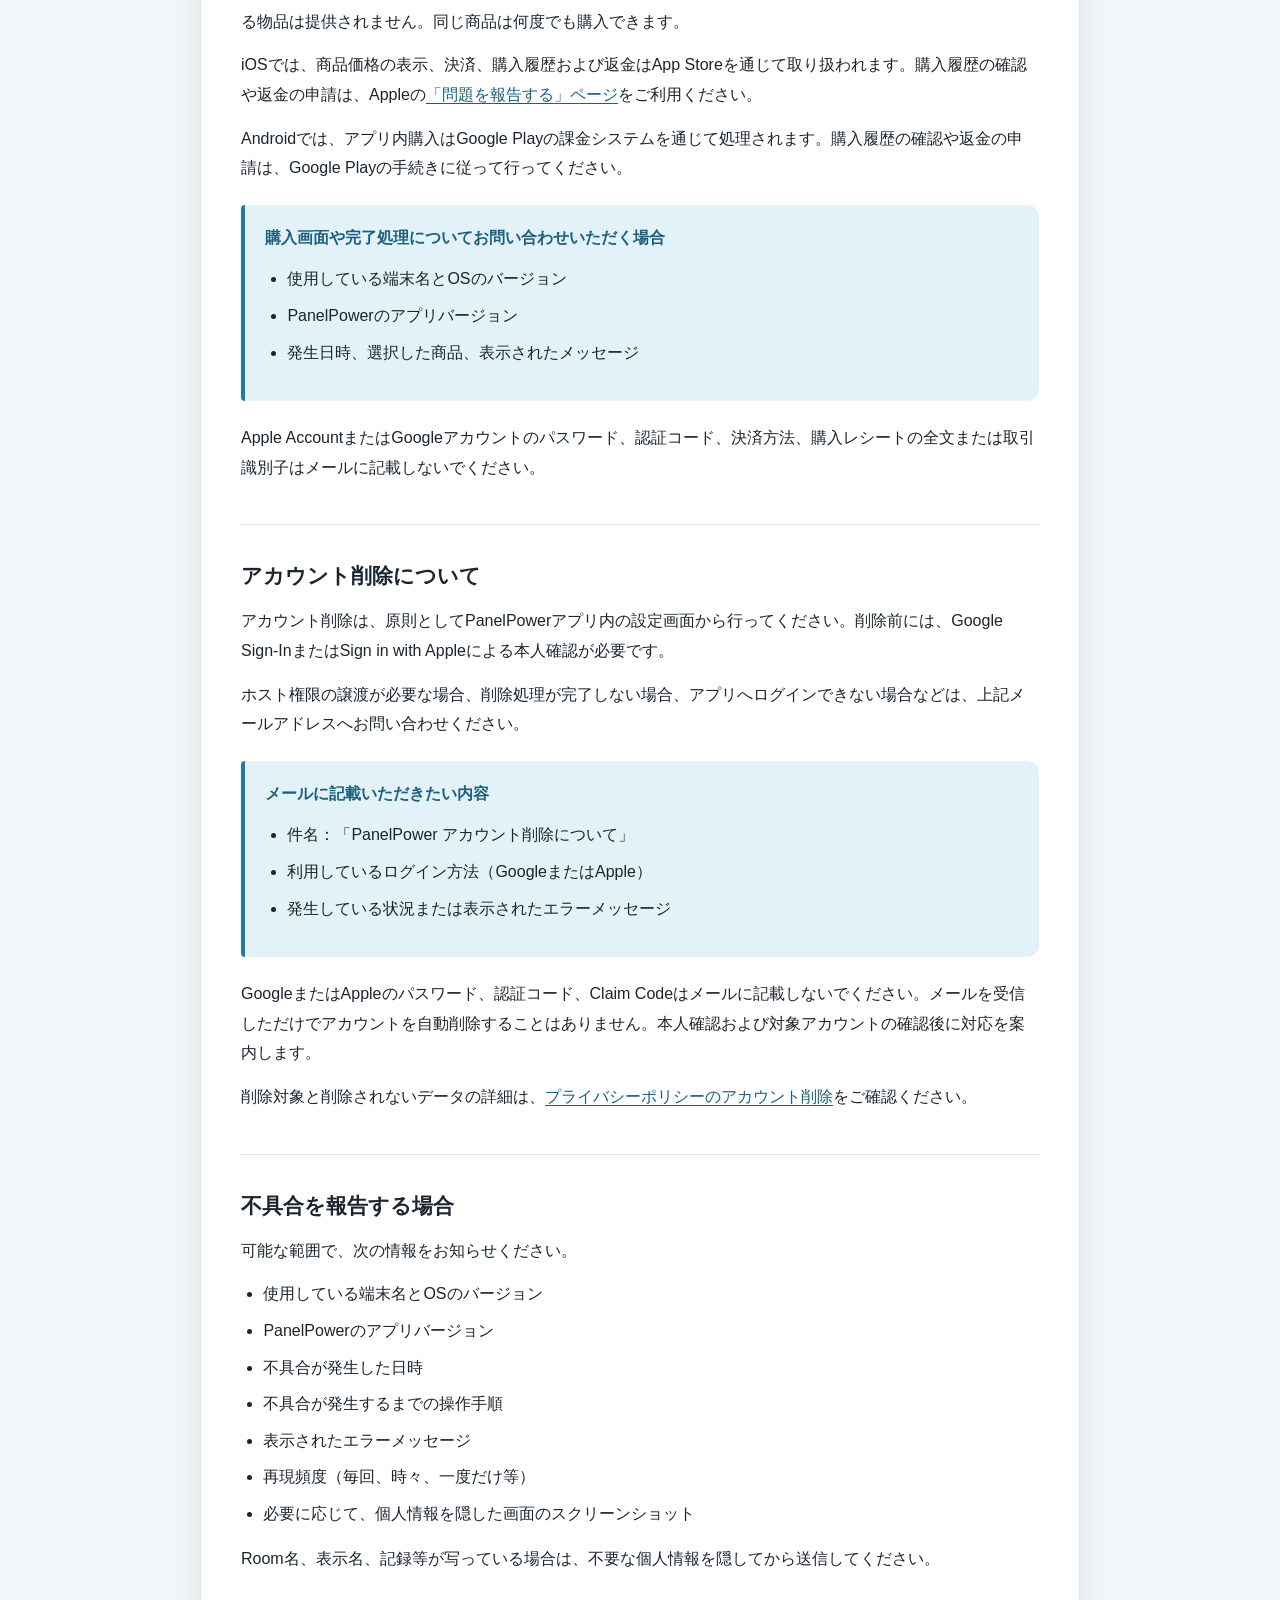
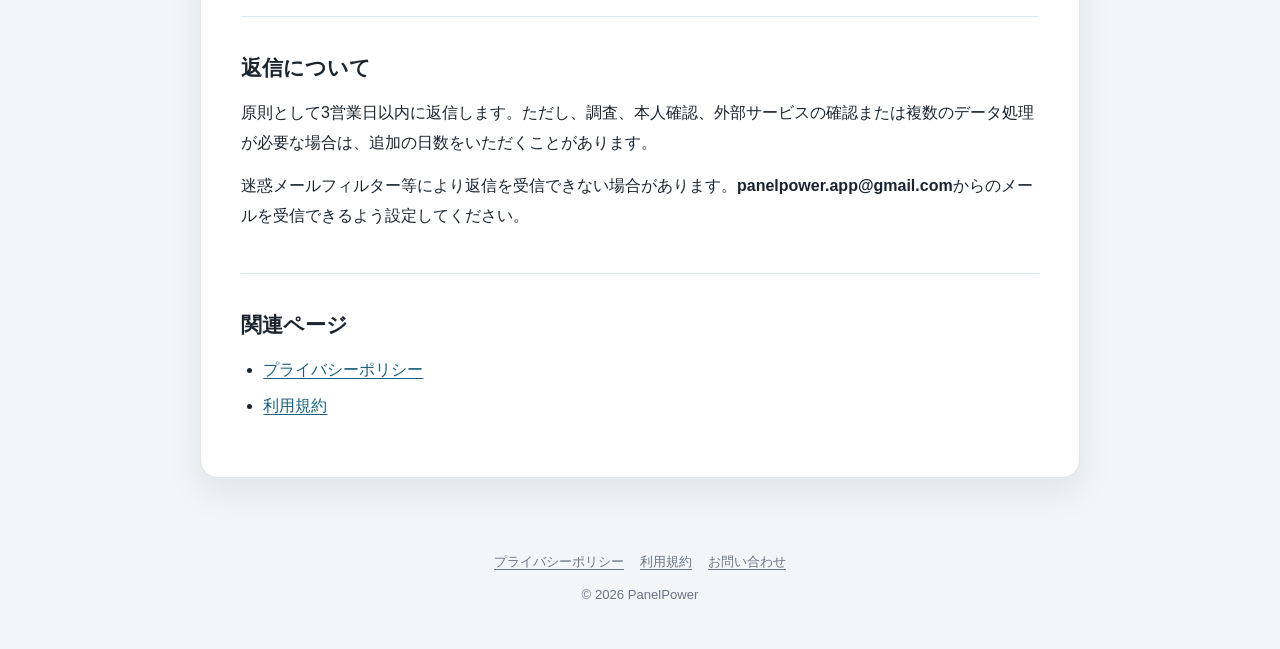
<file: support/index.html>
<!doctype html>
<html lang="ja">
  <head>
    <meta charset="utf-8">
    <meta name="viewport" content="width=device-width, initial-scale=1">
    <meta name="description" content="PanelPowerのお問い合わせ・サポートページです。">
    <meta name="theme-color" content="#247BA0">
    <title>お問い合わせ | PanelPower</title>
    <link rel="stylesheet" href="../assets/style.css">
  </head>
  <body>
    <header class="site-header">
      <div class="header-inner">
        <a class="brand" href="../" aria-label="PanelPower ホーム">
          <span class="brand-mark" aria-hidden="true">PP</span><span class="brand-text">PanelPower</span>
        </a>
        <nav class="site-nav" aria-label="主要メニュー">
          <a href="../privacy/">Privacy</a>
          <a href="../terms/">Terms</a>
          <a href="../support/" aria-current="page">Support</a>
        </nav>
      </div>
    </header>

    <main>
      <nav aria-label="言語 / Language"><a href="../en/support/" lang="en" hreflang="en">English</a> / <span lang="ja" aria-current="page">日本語</span></nav>
      <div class="hero">
        <p class="eyebrow">Support</p>
        <h1>お問い合わせ</h1>
        <p class="lead">PanelPowerのご利用に関するお問い合わせを受け付けています。</p>
        <p class="updated">最終更新：2026年10月22日</p>
      </div>

      <article class="document">
        <section>
          <h2>アプリ名</h2>
          <p><strong>PanelPower</strong></p>
        </section>

        <section>
          <h2>お問い合わせ窓口</h2>
          <div class="support-card">
            <p><strong>PanelPower サポート</strong></p>
            <a class="mail-link" href="mailto:panelpower.app@gmail.com">panelpower.app@gmail.com</a>
            <p>返信目安：3営業日以内</p>
          </div>
          <p>土曜日、日曜日、日本の祝日および年末年始を除く営業日を基準とします。内容や確認状況により、回答までに時間をいただく場合があります。</p>
        </section>

        <section>
          <h2>対応内容</h2>
          <ul>
            <li>Google Sign-In、Sign in with Appleおよびアカウントに関するお問い合わせ</li>
            <li>PR、体重、IPF Points、GL Points、ランキングに関するお問い合わせ</li>
            <li>Public Room、Private Room、Legacy RoomおよびRoom所属に関するお問い合わせ</li>
            <li>Claim Codeの発行・利用・紐付けに関するお問い合わせ</li>
            <li>Kiosk入力および記録同期に関するお問い合わせ</li>
            <li>リアクション、Activityその他の機能に関するお問い合わせ</li>
            <li>Roomチャット（通報・ブロックを含む）に関するお問い合わせ</li>
            <li>プッシュ通知に関するお問い合わせ</li>
            <li>トレーニング記録に関するお問い合わせ</li>
            <li>開発応援のアプリ内購入に関するお問い合わせ</li>
            <li>アカウント削除に関するお問い合わせ</li>
            <li>不具合報告およびセキュリティ上の問題の報告</li>
          </ul>
        </section>

        <section>
          <h2>開発応援のアプリ内購入について</h2>
          <p>開発応援購入は任意の消耗型アプリ内購入です。購入の有無や金額による機能の違いはなく、商品名に含まれる物品は提供されません。同じ商品は何度でも購入できます。</p>
          <p>iOSでは、商品価格の表示、決済、購入履歴および返金はApp Storeを通じて取り扱われます。購入履歴の確認や返金の申請は、Appleの<a href="https://reportaproblem.apple.com/" rel="noopener noreferrer">「問題を報告する」ページ</a>をご利用ください。</p>
          <p>Androidでは、アプリ内購入はGoogle Playの課金システムを通じて処理されます。購入履歴の確認や返金の申請は、Google Playの手続きに従って行ってください。</p>
          <div class="note">
            <strong>購入画面や完了処理についてお問い合わせいただく場合</strong>
            <ul>
              <li>使用している端末名とOSのバージョン</li>
              <li>PanelPowerのアプリバージョン</li>
              <li>発生日時、選択した商品、表示されたメッセージ</li>
            </ul>
          </div>
          <p>Apple AccountまたはGoogleアカウントのパスワード、認証コード、決済方法、購入レシートの全文または取引識別子はメールに記載しないでください。</p>
        </section>

        <section>
          <h2>アカウント削除について</h2>
          <p>アカウント削除は、原則としてPanelPowerアプリ内の設定画面から行ってください。削除前には、Google Sign-InまたはSign in with Appleによる本人確認が必要です。</p>
          <p>ホスト権限の譲渡が必要な場合、削除処理が完了しない場合、アプリへログインできない場合などは、上記メールアドレスへお問い合わせください。</p>
          <div class="note">
            <strong>メールに記載いただきたい内容</strong>
            <ul>
              <li>件名：「PanelPower アカウント削除について」</li>
              <li>利用しているログイン方法（GoogleまたはApple）</li>
              <li>発生している状況または表示されたエラーメッセージ</li>
            </ul>
          </div>
          <p>GoogleまたはAppleのパスワード、認証コード、Claim Codeはメールに記載しないでください。メールを受信しただけでアカウントを自動削除することはありません。本人確認および対象アカウントの確認後に対応を案内します。</p>
          <p>削除対象と削除されないデータの詳細は、<a href="../privacy/#account-deletion">プライバシーポリシーのアカウント削除</a>をご確認ください。</p>
        </section>

        <section>
          <h2>不具合を報告する場合</h2>
          <p>可能な範囲で、次の情報をお知らせください。</p>
          <ul>
            <li>使用している端末名とOSのバージョン</li>
            <li>PanelPowerのアプリバージョン</li>
            <li>不具合が発生した日時</li>
            <li>不具合が発生するまでの操作手順</li>
            <li>表示されたエラーメッセージ</li>
            <li>再現頻度（毎回、時々、一度だけ等）</li>
            <li>必要に応じて、個人情報を隠した画面のスクリーンショット</li>
          </ul>
          <p>Room名、表示名、記録等が写っている場合は、不要な個人情報を隠してから送信してください。</p>
        </section>

        <section>
          <h2>返信について</h2>
          <p>原則として3営業日以内に返信します。ただし、調査、本人確認、外部サービスの確認または複数のデータ処理が必要な場合は、追加の日数をいただくことがあります。</p>
          <p>迷惑メールフィルター等により返信を受信できない場合があります。<strong>panelpower.app@gmail.com</strong>からのメールを受信できるよう設定してください。</p>
        </section>

        <section>
          <h2>関連ページ</h2>
          <ul>
            <li><a href="../privacy/">プライバシーポリシー</a></li>
            <li><a href="../terms/">利用規約</a></li>
          </ul>
        </section>
      </article>
    </main>

    <footer class="site-footer">
      <div class="footer-links">
        <a href="../privacy/">プライバシーポリシー</a>
        <a href="../terms/">利用規約</a>
        <a href="../support/">お問い合わせ</a>
      </div>
      <div>© 2026 PanelPower</div>
    </footer>
  </body>
</html>
</file>
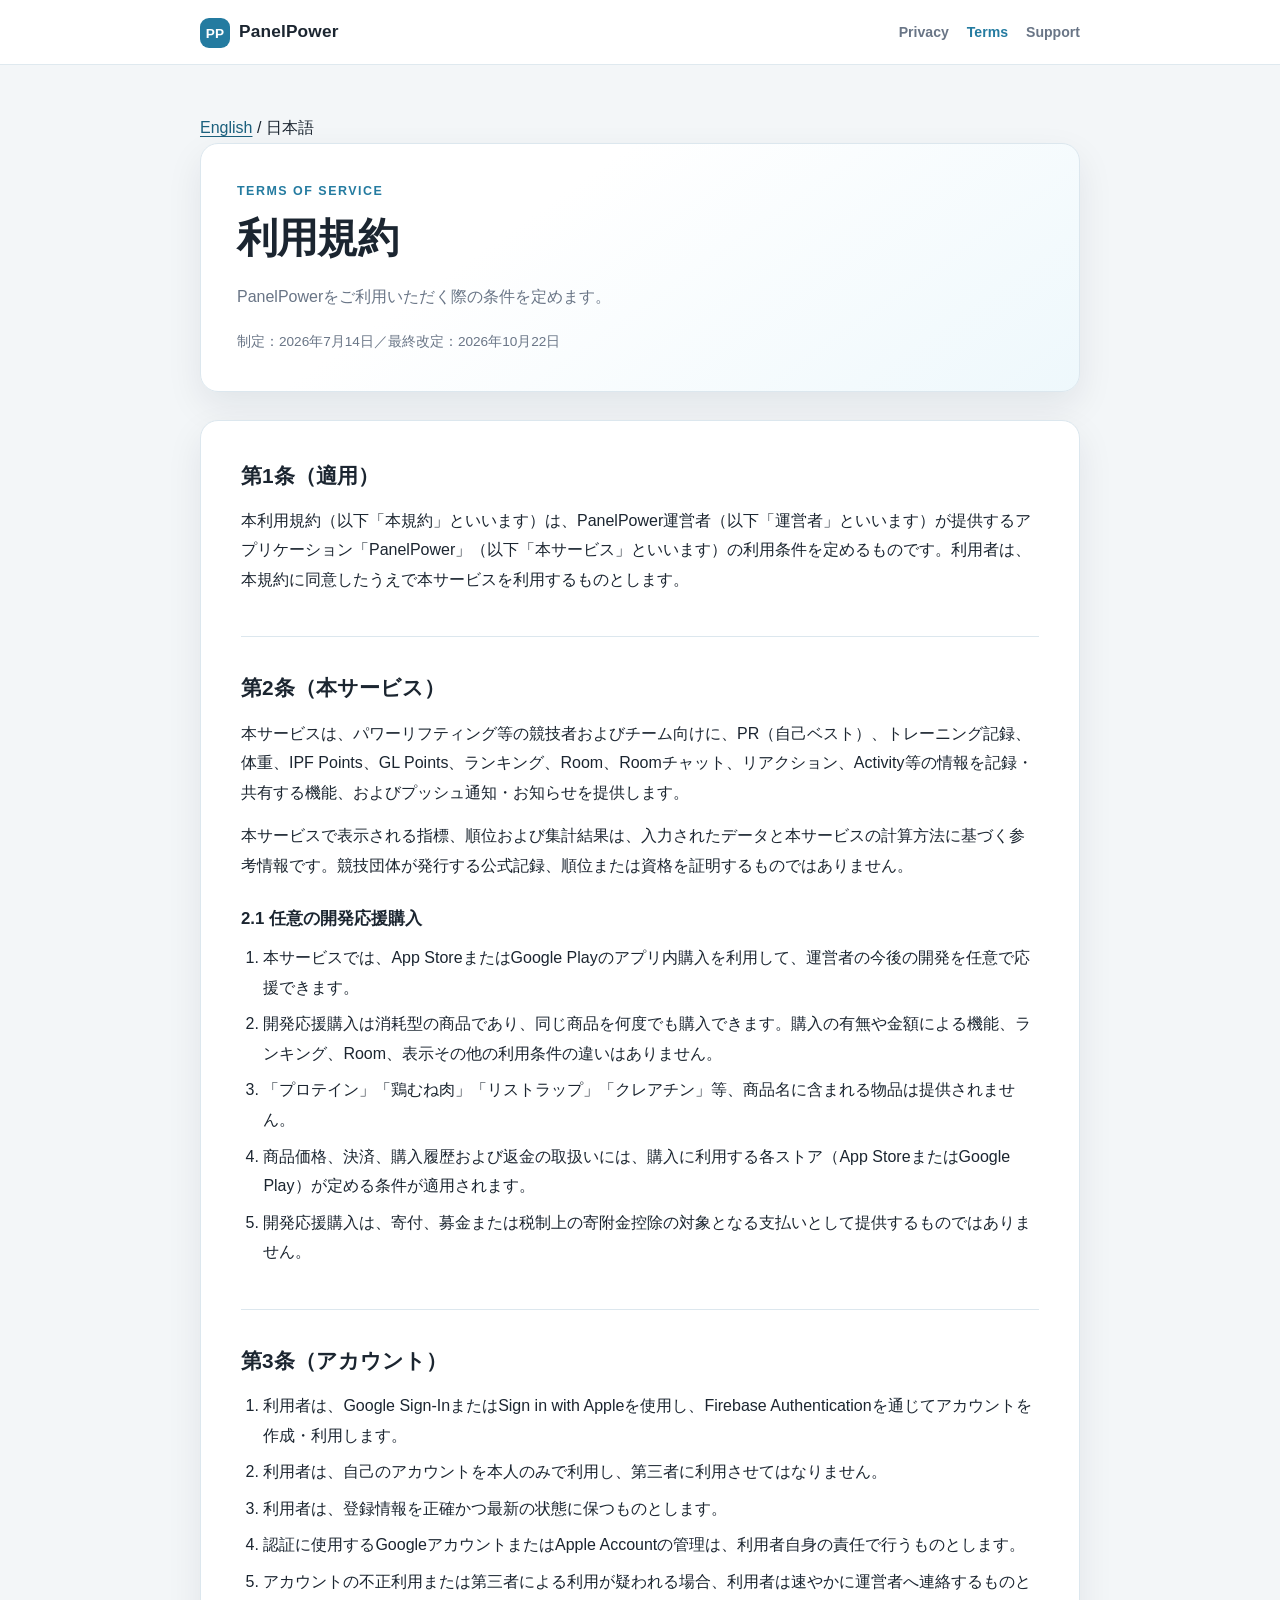
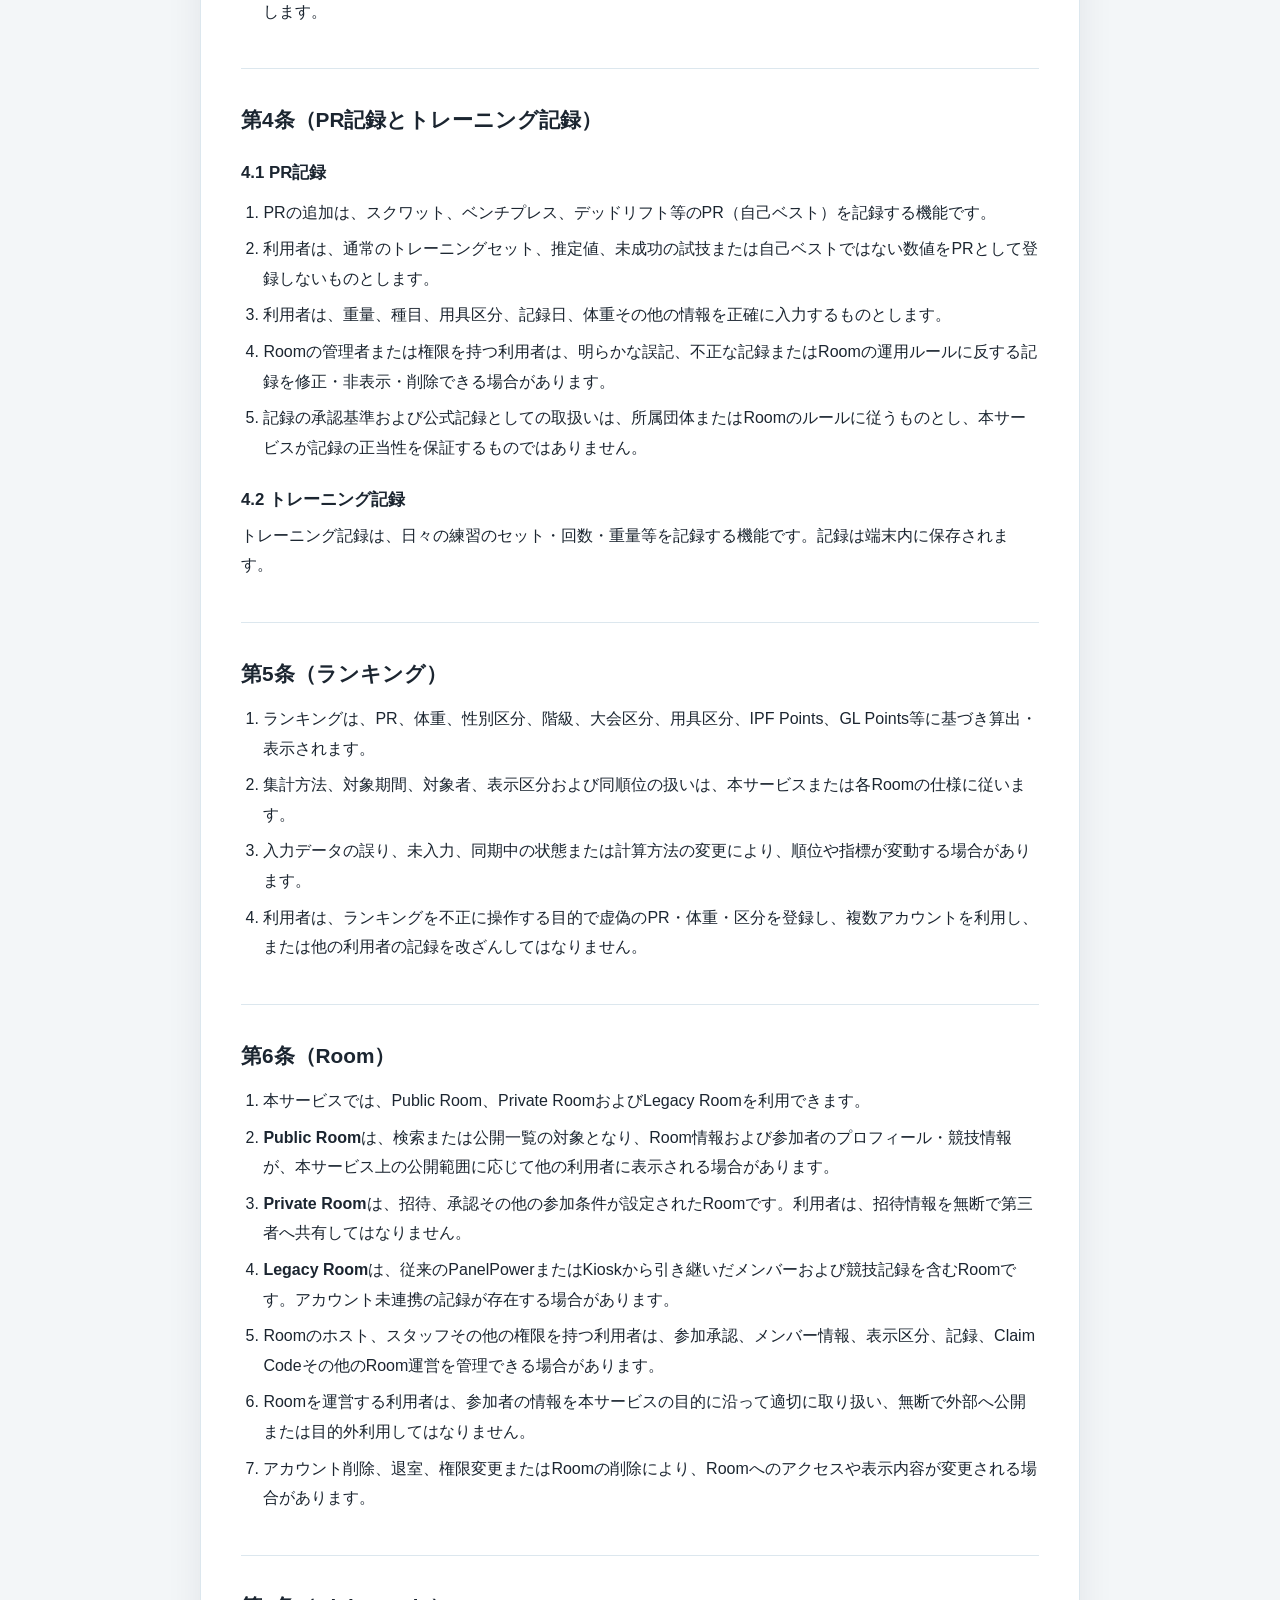
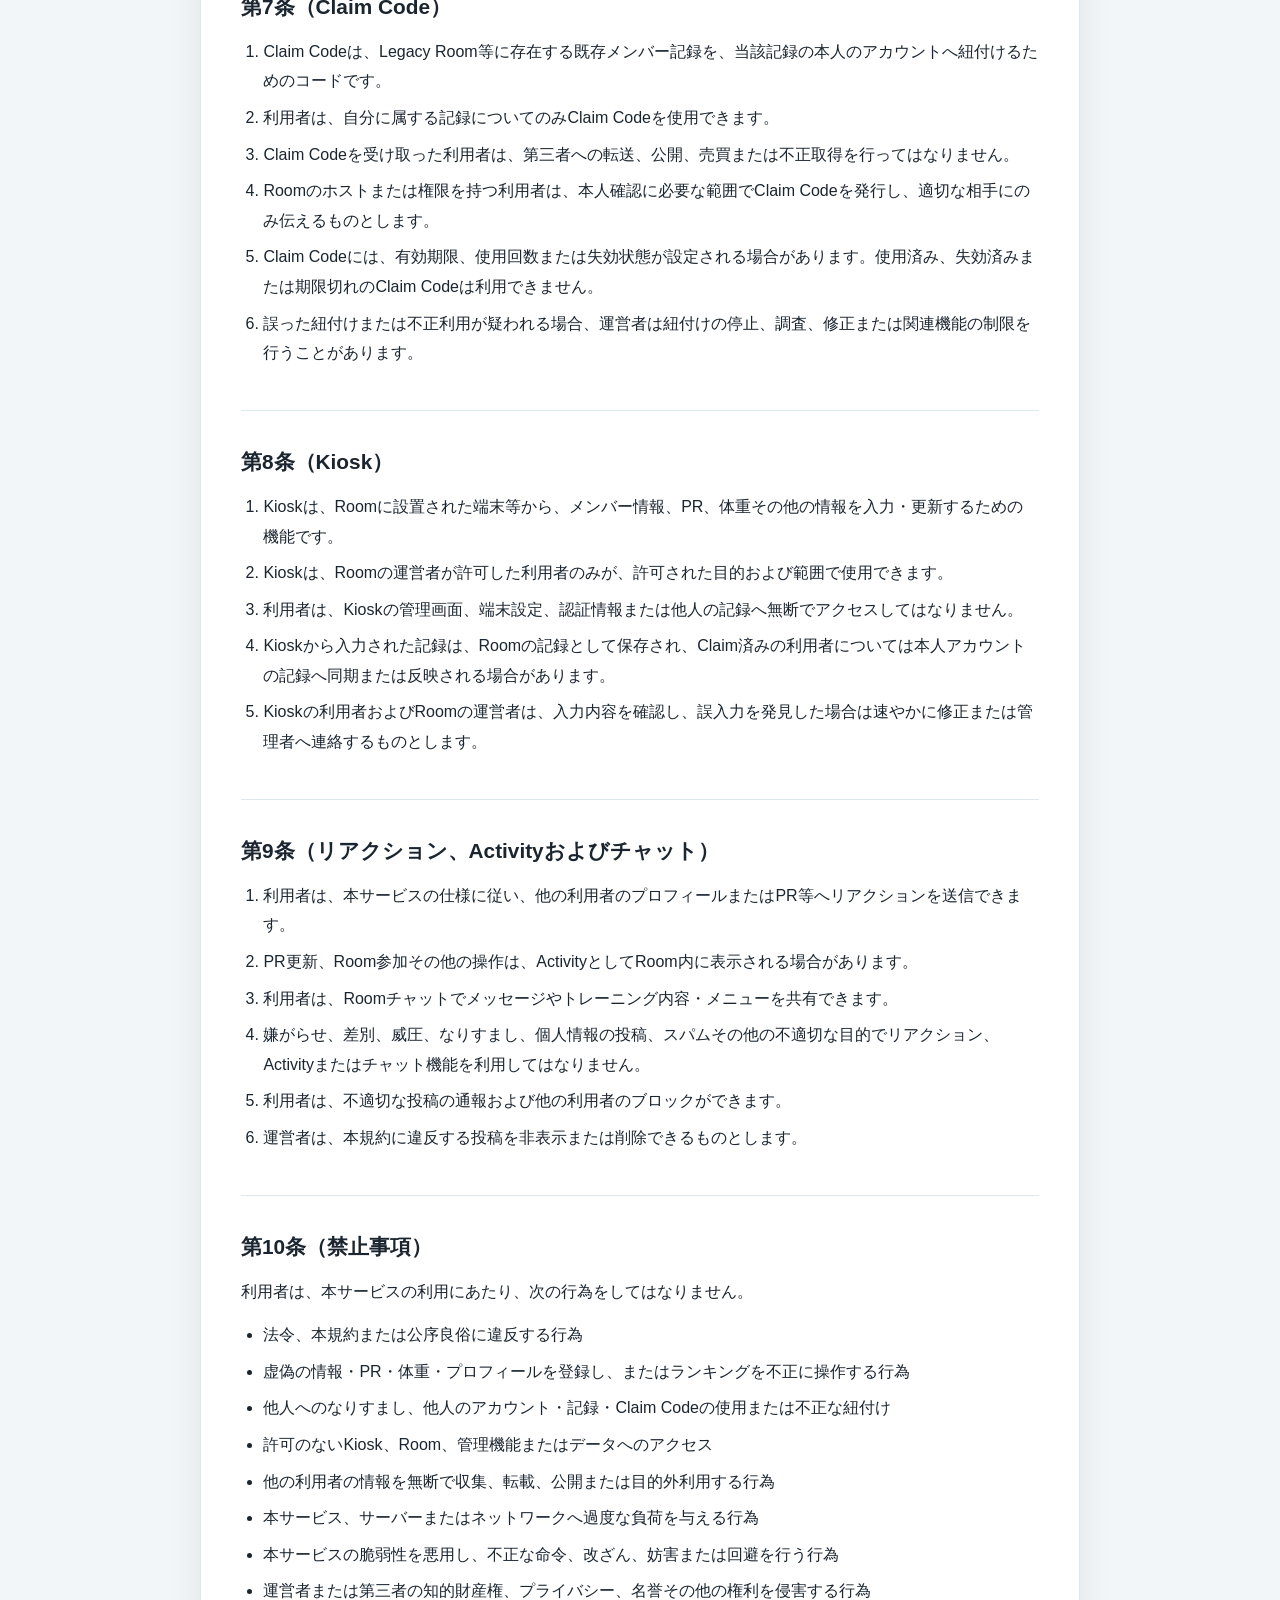
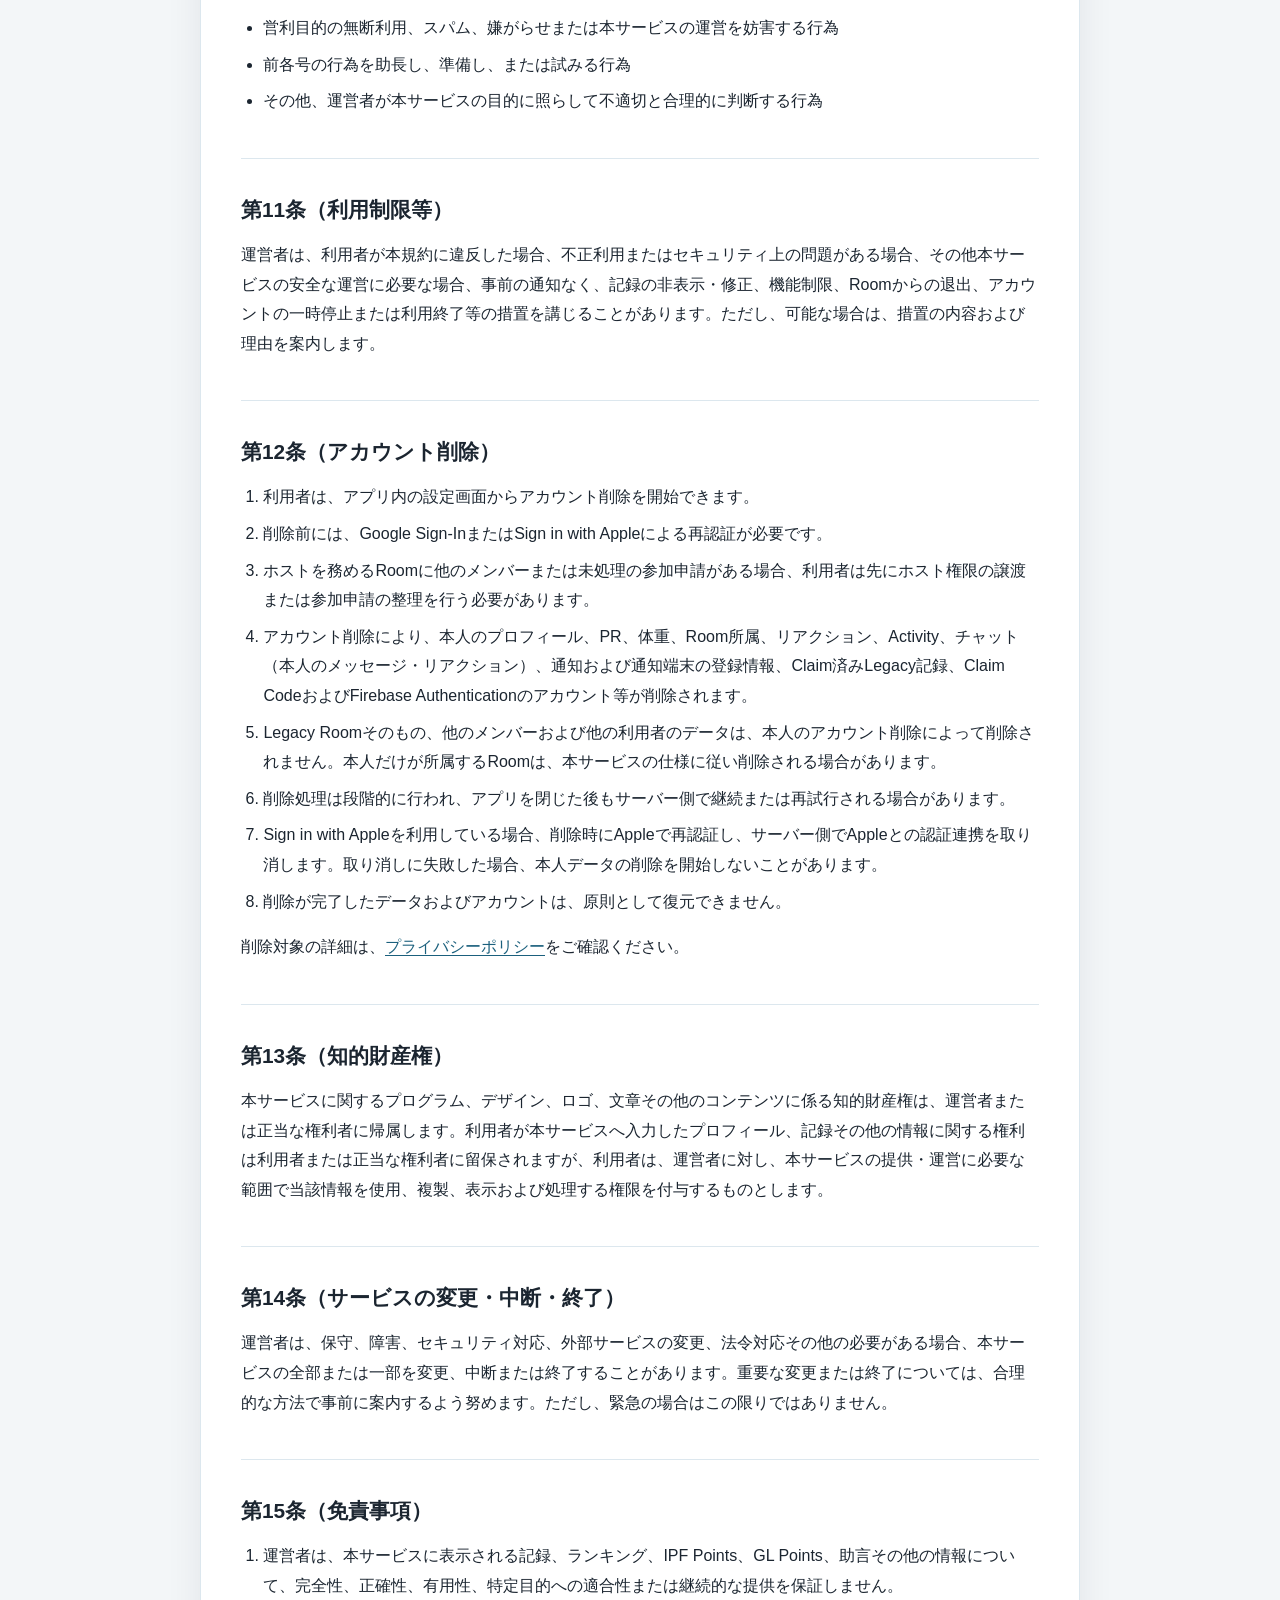
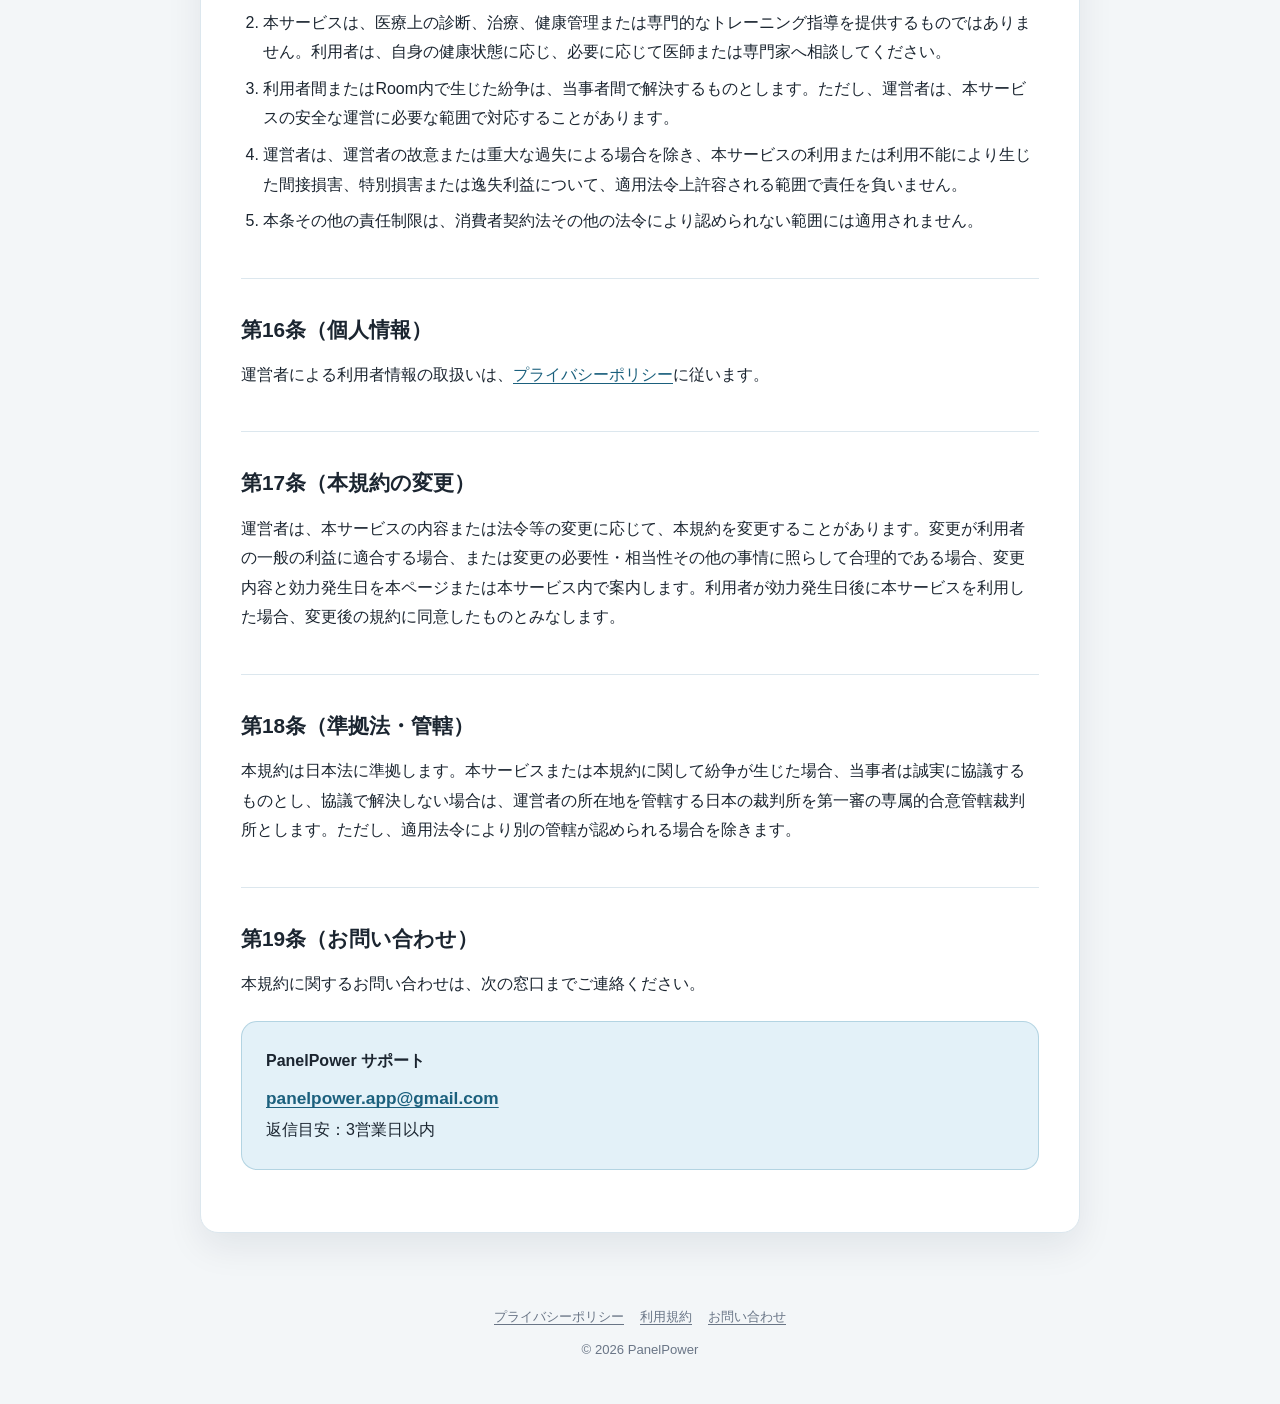
<file: terms/index.html>
<!doctype html>
<html lang="ja">
  <head>
    <meta charset="utf-8">
    <meta name="viewport" content="width=device-width, initial-scale=1">
    <meta name="description" content="PanelPowerの利用規約です。">
    <meta name="theme-color" content="#247BA0">
    <title>利用規約 | PanelPower</title>
    <link rel="stylesheet" href="../assets/style.css">
  </head>
  <body>
    <header class="site-header">
      <div class="header-inner">
        <a class="brand" href="../" aria-label="PanelPower ホーム">
          <span class="brand-mark" aria-hidden="true">PP</span><span class="brand-text">PanelPower</span>
        </a>
        <nav class="site-nav" aria-label="主要メニュー">
          <a href="../privacy/">Privacy</a>
          <a href="../terms/" aria-current="page">Terms</a>
          <a href="../support/">Support</a>
        </nav>
      </div>
    </header>

    <main>
      <nav aria-label="言語 / Language"><a href="../en/terms/" lang="en" hreflang="en">English</a> / <span lang="ja" aria-current="page">日本語</span></nav>
      <div class="hero">
        <p class="eyebrow">Terms of Service</p>
        <h1>利用規約</h1>
        <p class="lead">PanelPowerをご利用いただく際の条件を定めます。</p>
        <p class="updated">制定：2026年7月14日／最終改定：2026年10月22日</p>
      </div>

      <article class="document">
        <section>
          <h2>第1条（適用）</h2>
          <p>本利用規約（以下「本規約」といいます）は、PanelPower運営者（以下「運営者」といいます）が提供するアプリケーション「PanelPower」（以下「本サービス」といいます）の利用条件を定めるものです。利用者は、本規約に同意したうえで本サービスを利用するものとします。</p>
        </section>

        <section>
          <h2>第2条（本サービス）</h2>
          <p>本サービスは、パワーリフティング等の競技者およびチーム向けに、PR（自己ベスト）、トレーニング記録、体重、IPF Points、GL Points、ランキング、Room、Roomチャット、リアクション、Activity等の情報を記録・共有する機能、およびプッシュ通知・お知らせを提供します。</p>
          <p>本サービスで表示される指標、順位および集計結果は、入力されたデータと本サービスの計算方法に基づく参考情報です。競技団体が発行する公式記録、順位または資格を証明するものではありません。</p>

          <h3>2.1 任意の開発応援購入</h3>
          <ol>
            <li>本サービスでは、App StoreまたはGoogle Playのアプリ内購入を利用して、運営者の今後の開発を任意で応援できます。</li>
            <li>開発応援購入は消耗型の商品であり、同じ商品を何度でも購入できます。購入の有無や金額による機能、ランキング、Room、表示その他の利用条件の違いはありません。</li>
            <li>「プロテイン」「鶏むね肉」「リストラップ」「クレアチン」等、商品名に含まれる物品は提供されません。</li>
            <li>商品価格、決済、購入履歴および返金の取扱いには、購入に利用する各ストア（App StoreまたはGoogle Play）が定める条件が適用されます。</li>
            <li>開発応援購入は、寄付、募金または税制上の寄附金控除の対象となる支払いとして提供するものではありません。</li>
          </ol>
        </section>

        <section>
          <h2>第3条（アカウント）</h2>
          <ol>
            <li>利用者は、Google Sign-InまたはSign in with Appleを使用し、Firebase Authenticationを通じてアカウントを作成・利用します。</li>
            <li>利用者は、自己のアカウントを本人のみで利用し、第三者に利用させてはなりません。</li>
            <li>利用者は、登録情報を正確かつ最新の状態に保つものとします。</li>
            <li>認証に使用するGoogleアカウントまたはApple Accountの管理は、利用者自身の責任で行うものとします。</li>
            <li>アカウントの不正利用または第三者による利用が疑われる場合、利用者は速やかに運営者へ連絡するものとします。</li>
          </ol>
        </section>

        <section>
          <h2>第4条（PR記録とトレーニング記録）</h2>
          <h3>4.1 PR記録</h3>
          <ol>
            <li>PRの追加は、スクワット、ベンチプレス、デッドリフト等のPR（自己ベスト）を記録する機能です。</li>
            <li>利用者は、通常のトレーニングセット、推定値、未成功の試技または自己ベストではない数値をPRとして登録しないものとします。</li>
            <li>利用者は、重量、種目、用具区分、記録日、体重その他の情報を正確に入力するものとします。</li>
            <li>Roomの管理者または権限を持つ利用者は、明らかな誤記、不正な記録またはRoomの運用ルールに反する記録を修正・非表示・削除できる場合があります。</li>
            <li>記録の承認基準および公式記録としての取扱いは、所属団体またはRoomのルールに従うものとし、本サービスが記録の正当性を保証するものではありません。</li>
          </ol>
          <h3>4.2 トレーニング記録</h3>
          <p>トレーニング記録は、日々の練習のセット・回数・重量等を記録する機能です。記録は端末内に保存されます。</p>
        </section>

        <section>
          <h2>第5条（ランキング）</h2>
          <ol>
            <li>ランキングは、PR、体重、性別区分、階級、大会区分、用具区分、IPF Points、GL Points等に基づき算出・表示されます。</li>
            <li>集計方法、対象期間、対象者、表示区分および同順位の扱いは、本サービスまたは各Roomの仕様に従います。</li>
            <li>入力データの誤り、未入力、同期中の状態または計算方法の変更により、順位や指標が変動する場合があります。</li>
            <li>利用者は、ランキングを不正に操作する目的で虚偽のPR・体重・区分を登録し、複数アカウントを利用し、または他の利用者の記録を改ざんしてはなりません。</li>
          </ol>
        </section>

        <section>
          <h2>第6条（Room）</h2>
          <ol>
            <li>本サービスでは、Public Room、Private RoomおよびLegacy Roomを利用できます。</li>
            <li><strong>Public Room</strong>は、検索または公開一覧の対象となり、Room情報および参加者のプロフィール・競技情報が、本サービス上の公開範囲に応じて他の利用者に表示される場合があります。</li>
            <li><strong>Private Room</strong>は、招待、承認その他の参加条件が設定されたRoomです。利用者は、招待情報を無断で第三者へ共有してはなりません。</li>
            <li><strong>Legacy Room</strong>は、従来のPanelPowerまたはKioskから引き継いだメンバーおよび競技記録を含むRoomです。アカウント未連携の記録が存在する場合があります。</li>
            <li>Roomのホスト、スタッフその他の権限を持つ利用者は、参加承認、メンバー情報、表示区分、記録、Claim Codeその他のRoom運営を管理できる場合があります。</li>
            <li>Roomを運営する利用者は、参加者の情報を本サービスの目的に沿って適切に取り扱い、無断で外部へ公開または目的外利用してはなりません。</li>
            <li>アカウント削除、退室、権限変更またはRoomの削除により、Roomへのアクセスや表示内容が変更される場合があります。</li>
          </ol>
        </section>

        <section>
          <h2>第7条（Claim Code）</h2>
          <ol>
            <li>Claim Codeは、Legacy Room等に存在する既存メンバー記録を、当該記録の本人のアカウントへ紐付けるためのコードです。</li>
            <li>利用者は、自分に属する記録についてのみClaim Codeを使用できます。</li>
            <li>Claim Codeを受け取った利用者は、第三者への転送、公開、売買または不正取得を行ってはなりません。</li>
            <li>Roomのホストまたは権限を持つ利用者は、本人確認に必要な範囲でClaim Codeを発行し、適切な相手にのみ伝えるものとします。</li>
            <li>Claim Codeには、有効期限、使用回数または失効状態が設定される場合があります。使用済み、失効済みまたは期限切れのClaim Codeは利用できません。</li>
            <li>誤った紐付けまたは不正利用が疑われる場合、運営者は紐付けの停止、調査、修正または関連機能の制限を行うことがあります。</li>
          </ol>
        </section>

        <section>
          <h2>第8条（Kiosk）</h2>
          <ol>
            <li>Kioskは、Roomに設置された端末等から、メンバー情報、PR、体重その他の情報を入力・更新するための機能です。</li>
            <li>Kioskは、Roomの運営者が許可した利用者のみが、許可された目的および範囲で使用できます。</li>
            <li>利用者は、Kioskの管理画面、端末設定、認証情報または他人の記録へ無断でアクセスしてはなりません。</li>
            <li>Kioskから入力された記録は、Roomの記録として保存され、Claim済みの利用者については本人アカウントの記録へ同期または反映される場合があります。</li>
            <li>Kioskの利用者およびRoomの運営者は、入力内容を確認し、誤入力を発見した場合は速やかに修正または管理者へ連絡するものとします。</li>
          </ol>
        </section>

        <section>
          <h2>第9条（リアクション、Activityおよびチャット）</h2>
          <ol>
            <li>利用者は、本サービスの仕様に従い、他の利用者のプロフィールまたはPR等へリアクションを送信できます。</li>
            <li>PR更新、Room参加その他の操作は、ActivityとしてRoom内に表示される場合があります。</li>
            <li>利用者は、Roomチャットでメッセージやトレーニング内容・メニューを共有できます。</li>
            <li>嫌がらせ、差別、威圧、なりすまし、個人情報の投稿、スパムその他の不適切な目的でリアクション、Activityまたはチャット機能を利用してはなりません。</li>
            <li>利用者は、不適切な投稿の通報および他の利用者のブロックができます。</li>
            <li>運営者は、本規約に違反する投稿を非表示または削除できるものとします。</li>
          </ol>
        </section>

        <section>
          <h2>第10条（禁止事項）</h2>
          <p>利用者は、本サービスの利用にあたり、次の行為をしてはなりません。</p>
          <ul>
            <li>法令、本規約または公序良俗に違反する行為</li>
            <li>虚偽の情報・PR・体重・プロフィールを登録し、またはランキングを不正に操作する行為</li>
            <li>他人へのなりすまし、他人のアカウント・記録・Claim Codeの使用または不正な紐付け</li>
            <li>許可のないKiosk、Room、管理機能またはデータへのアクセス</li>
            <li>他の利用者の情報を無断で収集、転載、公開または目的外利用する行為</li>
            <li>本サービス、サーバーまたはネットワークへ過度な負荷を与える行為</li>
            <li>本サービスの脆弱性を悪用し、不正な命令、改ざん、妨害または回避を行う行為</li>
            <li>運営者または第三者の知的財産権、プライバシー、名誉その他の権利を侵害する行為</li>
            <li>営利目的の無断利用、スパム、嫌がらせまたは本サービスの運営を妨害する行為</li>
            <li>前各号の行為を助長し、準備し、または試みる行為</li>
            <li>その他、運営者が本サービスの目的に照らして不適切と合理的に判断する行為</li>
          </ul>
        </section>

        <section>
          <h2>第11条（利用制限等）</h2>
          <p>運営者は、利用者が本規約に違反した場合、不正利用またはセキュリティ上の問題がある場合、その他本サービスの安全な運営に必要な場合、事前の通知なく、記録の非表示・修正、機能制限、Roomからの退出、アカウントの一時停止または利用終了等の措置を講じることがあります。ただし、可能な場合は、措置の内容および理由を案内します。</p>
        </section>

        <section>
          <h2>第12条（アカウント削除）</h2>
          <ol>
            <li>利用者は、アプリ内の設定画面からアカウント削除を開始できます。</li>
            <li>削除前には、Google Sign-InまたはSign in with Appleによる再認証が必要です。</li>
            <li>ホストを務めるRoomに他のメンバーまたは未処理の参加申請がある場合、利用者は先にホスト権限の譲渡または参加申請の整理を行う必要があります。</li>
            <li>アカウント削除により、本人のプロフィール、PR、体重、Room所属、リアクション、Activity、チャット（本人のメッセージ・リアクション）、通知および通知端末の登録情報、Claim済みLegacy記録、Claim CodeおよびFirebase Authenticationのアカウント等が削除されます。</li>
            <li>Legacy Roomそのもの、他のメンバーおよび他の利用者のデータは、本人のアカウント削除によって削除されません。本人だけが所属するRoomは、本サービスの仕様に従い削除される場合があります。</li>
            <li>削除処理は段階的に行われ、アプリを閉じた後もサーバー側で継続または再試行される場合があります。</li>
            <li>Sign in with Appleを利用している場合、削除時にAppleで再認証し、サーバー側でAppleとの認証連携を取り消します。取り消しに失敗した場合、本人データの削除を開始しないことがあります。</li>
            <li>削除が完了したデータおよびアカウントは、原則として復元できません。</li>
          </ol>
          <p>削除対象の詳細は、<a href="../privacy/">プライバシーポリシー</a>をご確認ください。</p>
        </section>

        <section>
          <h2>第13条（知的財産権）</h2>
          <p>本サービスに関するプログラム、デザイン、ロゴ、文章その他のコンテンツに係る知的財産権は、運営者または正当な権利者に帰属します。利用者が本サービスへ入力したプロフィール、記録その他の情報に関する権利は利用者または正当な権利者に留保されますが、利用者は、運営者に対し、本サービスの提供・運営に必要な範囲で当該情報を使用、複製、表示および処理する権限を付与するものとします。</p>
        </section>

        <section>
          <h2>第14条（サービスの変更・中断・終了）</h2>
          <p>運営者は、保守、障害、セキュリティ対応、外部サービスの変更、法令対応その他の必要がある場合、本サービスの全部または一部を変更、中断または終了することがあります。重要な変更または終了については、合理的な方法で事前に案内するよう努めます。ただし、緊急の場合はこの限りではありません。</p>
        </section>

        <section>
          <h2>第15条（免責事項）</h2>
          <ol>
            <li>運営者は、本サービスに表示される記録、ランキング、IPF Points、GL Points、助言その他の情報について、完全性、正確性、有用性、特定目的への適合性または継続的な提供を保証しません。</li>
            <li>本サービスは、医療上の診断、治療、健康管理または専門的なトレーニング指導を提供するものではありません。利用者は、自身の健康状態に応じ、必要に応じて医師または専門家へ相談してください。</li>
            <li>利用者間またはRoom内で生じた紛争は、当事者間で解決するものとします。ただし、運営者は、本サービスの安全な運営に必要な範囲で対応することがあります。</li>
            <li>運営者は、運営者の故意または重大な過失による場合を除き、本サービスの利用または利用不能により生じた間接損害、特別損害または逸失利益について、適用法令上許容される範囲で責任を負いません。</li>
            <li>本条その他の責任制限は、消費者契約法その他の法令により認められない範囲には適用されません。</li>
          </ol>
        </section>

        <section>
          <h2>第16条（個人情報）</h2>
          <p>運営者による利用者情報の取扱いは、<a href="../privacy/">プライバシーポリシー</a>に従います。</p>
        </section>

        <section>
          <h2>第17条（本規約の変更）</h2>
          <p>運営者は、本サービスの内容または法令等の変更に応じて、本規約を変更することがあります。変更が利用者の一般の利益に適合する場合、または変更の必要性・相当性その他の事情に照らして合理的である場合、変更内容と効力発生日を本ページまたは本サービス内で案内します。利用者が効力発生日後に本サービスを利用した場合、変更後の規約に同意したものとみなします。</p>
        </section>

        <section>
          <h2>第18条（準拠法・管轄）</h2>
          <p>本規約は日本法に準拠します。本サービスまたは本規約に関して紛争が生じた場合、当事者は誠実に協議するものとし、協議で解決しない場合は、運営者の所在地を管轄する日本の裁判所を第一審の専属的合意管轄裁判所とします。ただし、適用法令により別の管轄が認められる場合を除きます。</p>
        </section>

        <section>
          <h2>第19条（お問い合わせ）</h2>
          <p>本規約に関するお問い合わせは、次の窓口までご連絡ください。</p>
          <div class="support-card">
            <p><strong>PanelPower サポート</strong></p>
            <a class="mail-link" href="mailto:panelpower.app@gmail.com">panelpower.app@gmail.com</a>
            <p>返信目安：3営業日以内</p>
          </div>
        </section>
      </article>
    </main>

    <footer class="site-footer">
      <div class="footer-links">
        <a href="../privacy/">プライバシーポリシー</a>
        <a href="../terms/">利用規約</a>
        <a href="../support/">お問い合わせ</a>
      </div>
      <div>© 2026 PanelPower</div>
    </footer>
  </body>
</html>
</file>
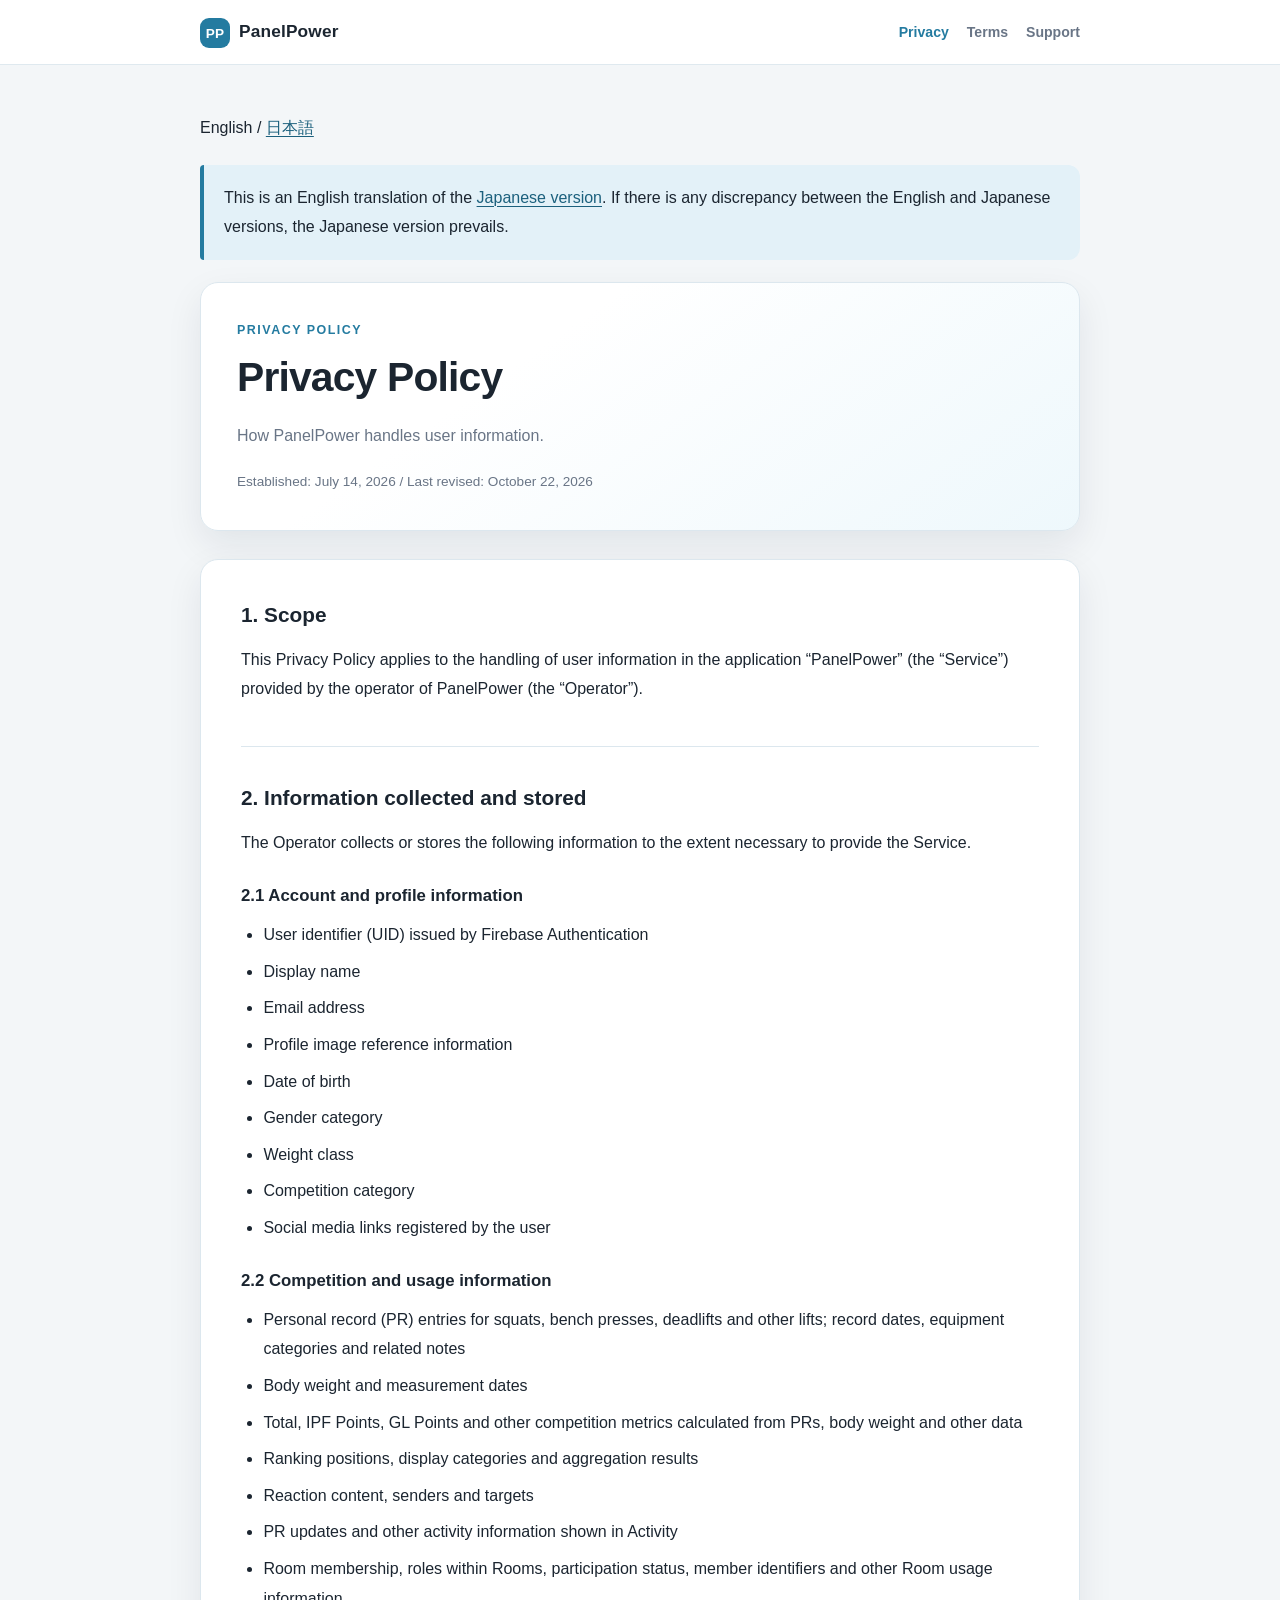
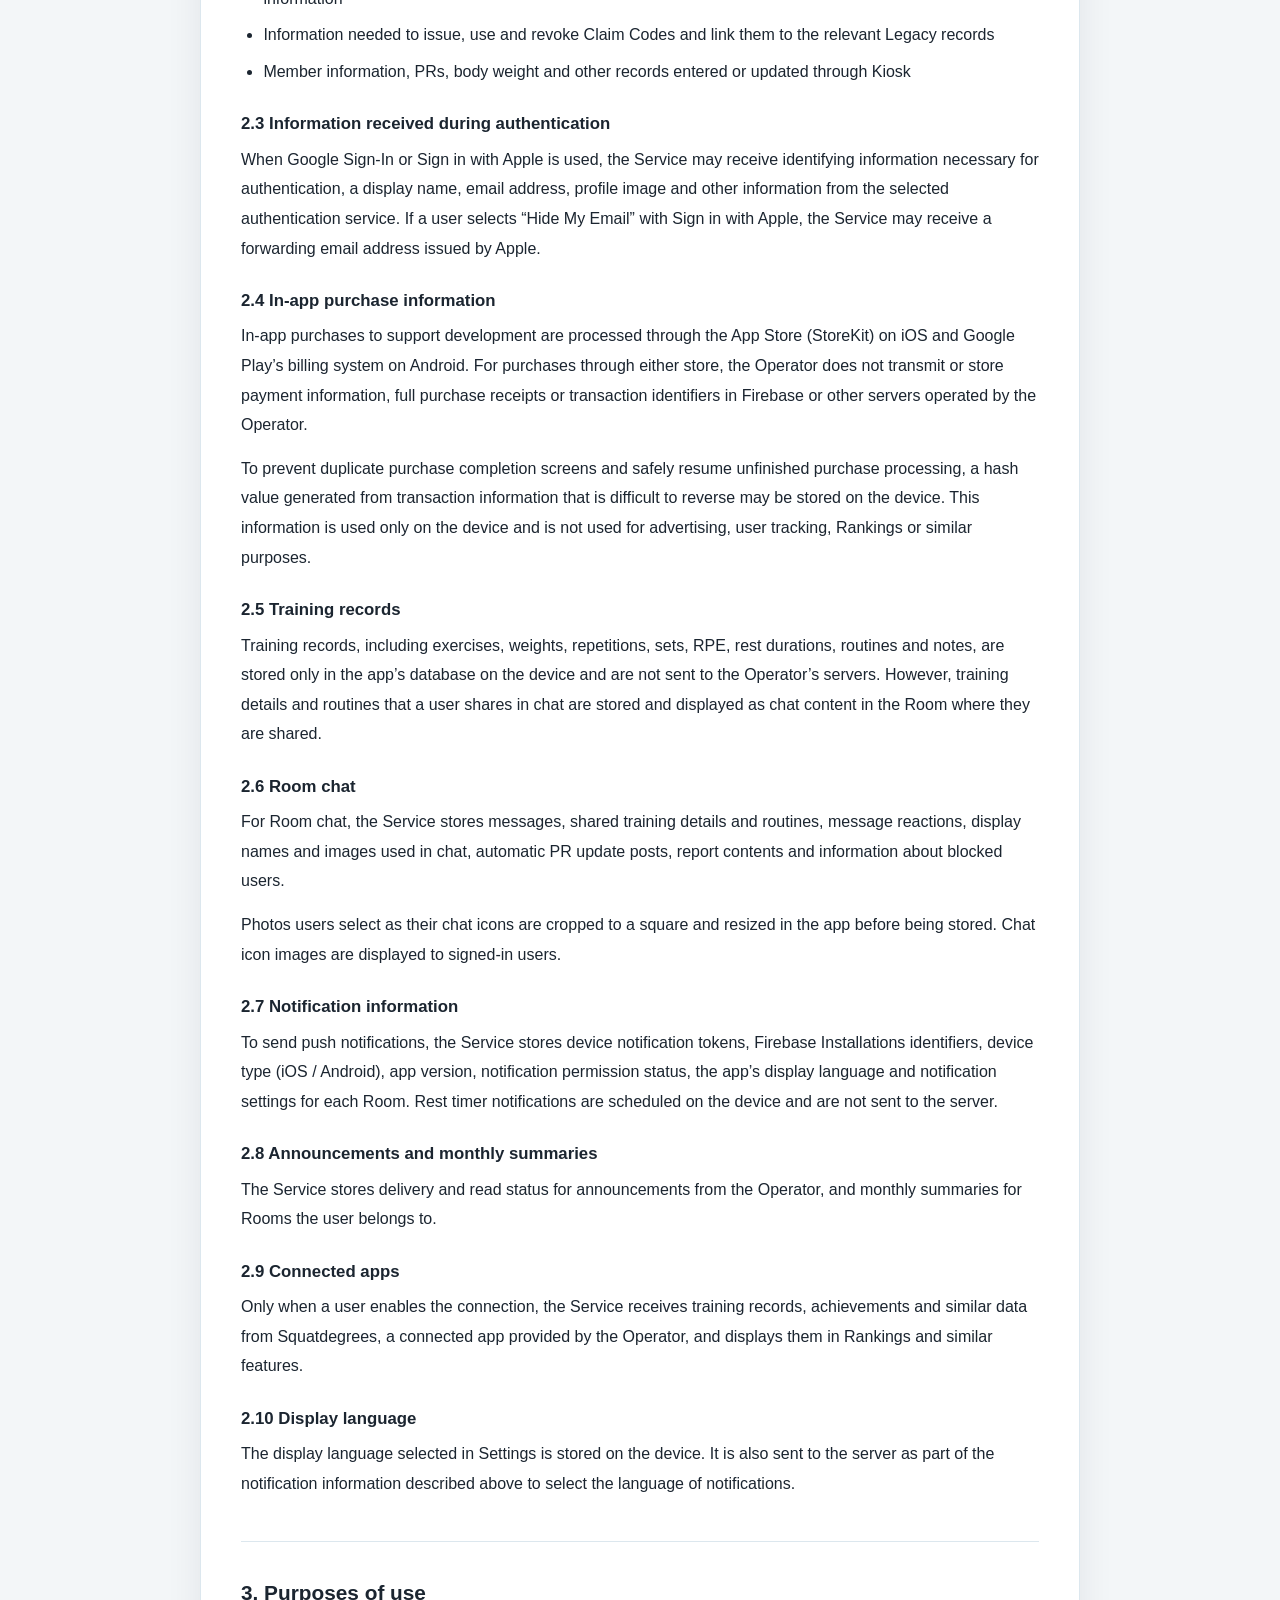
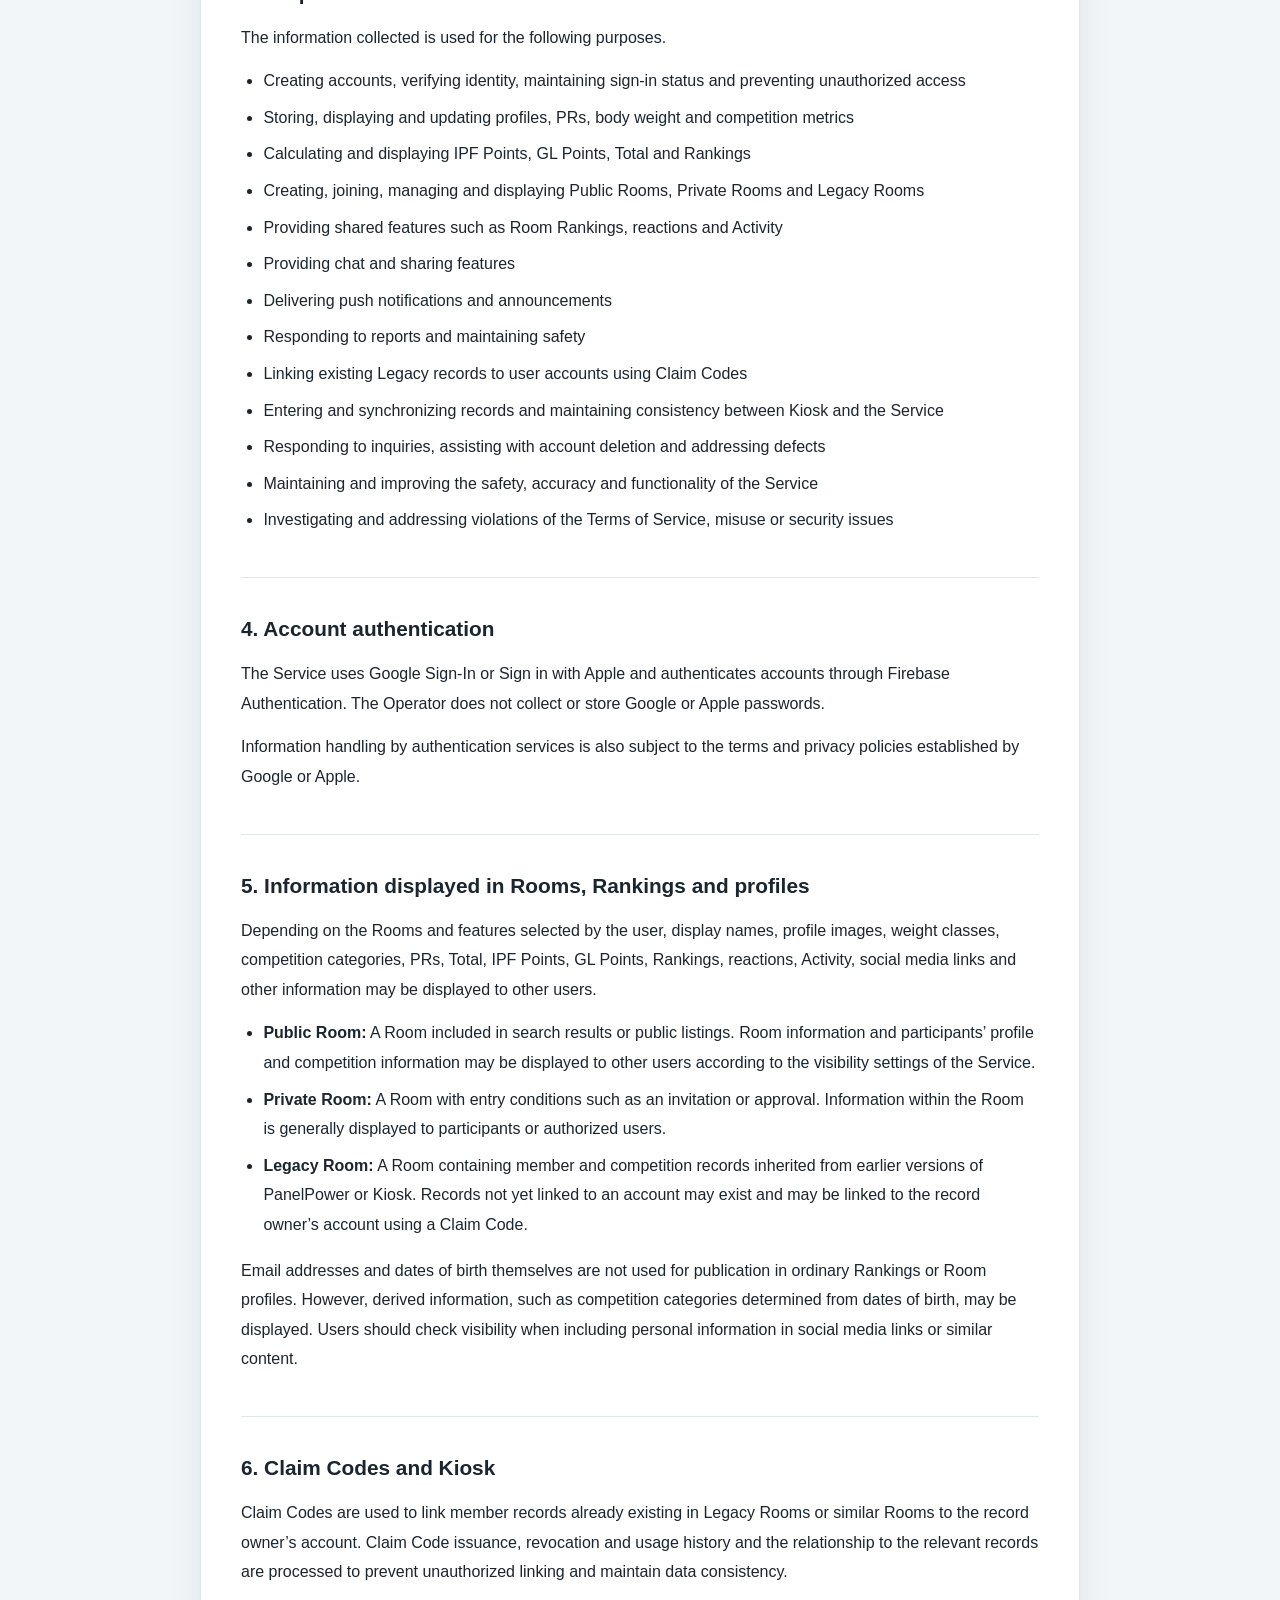
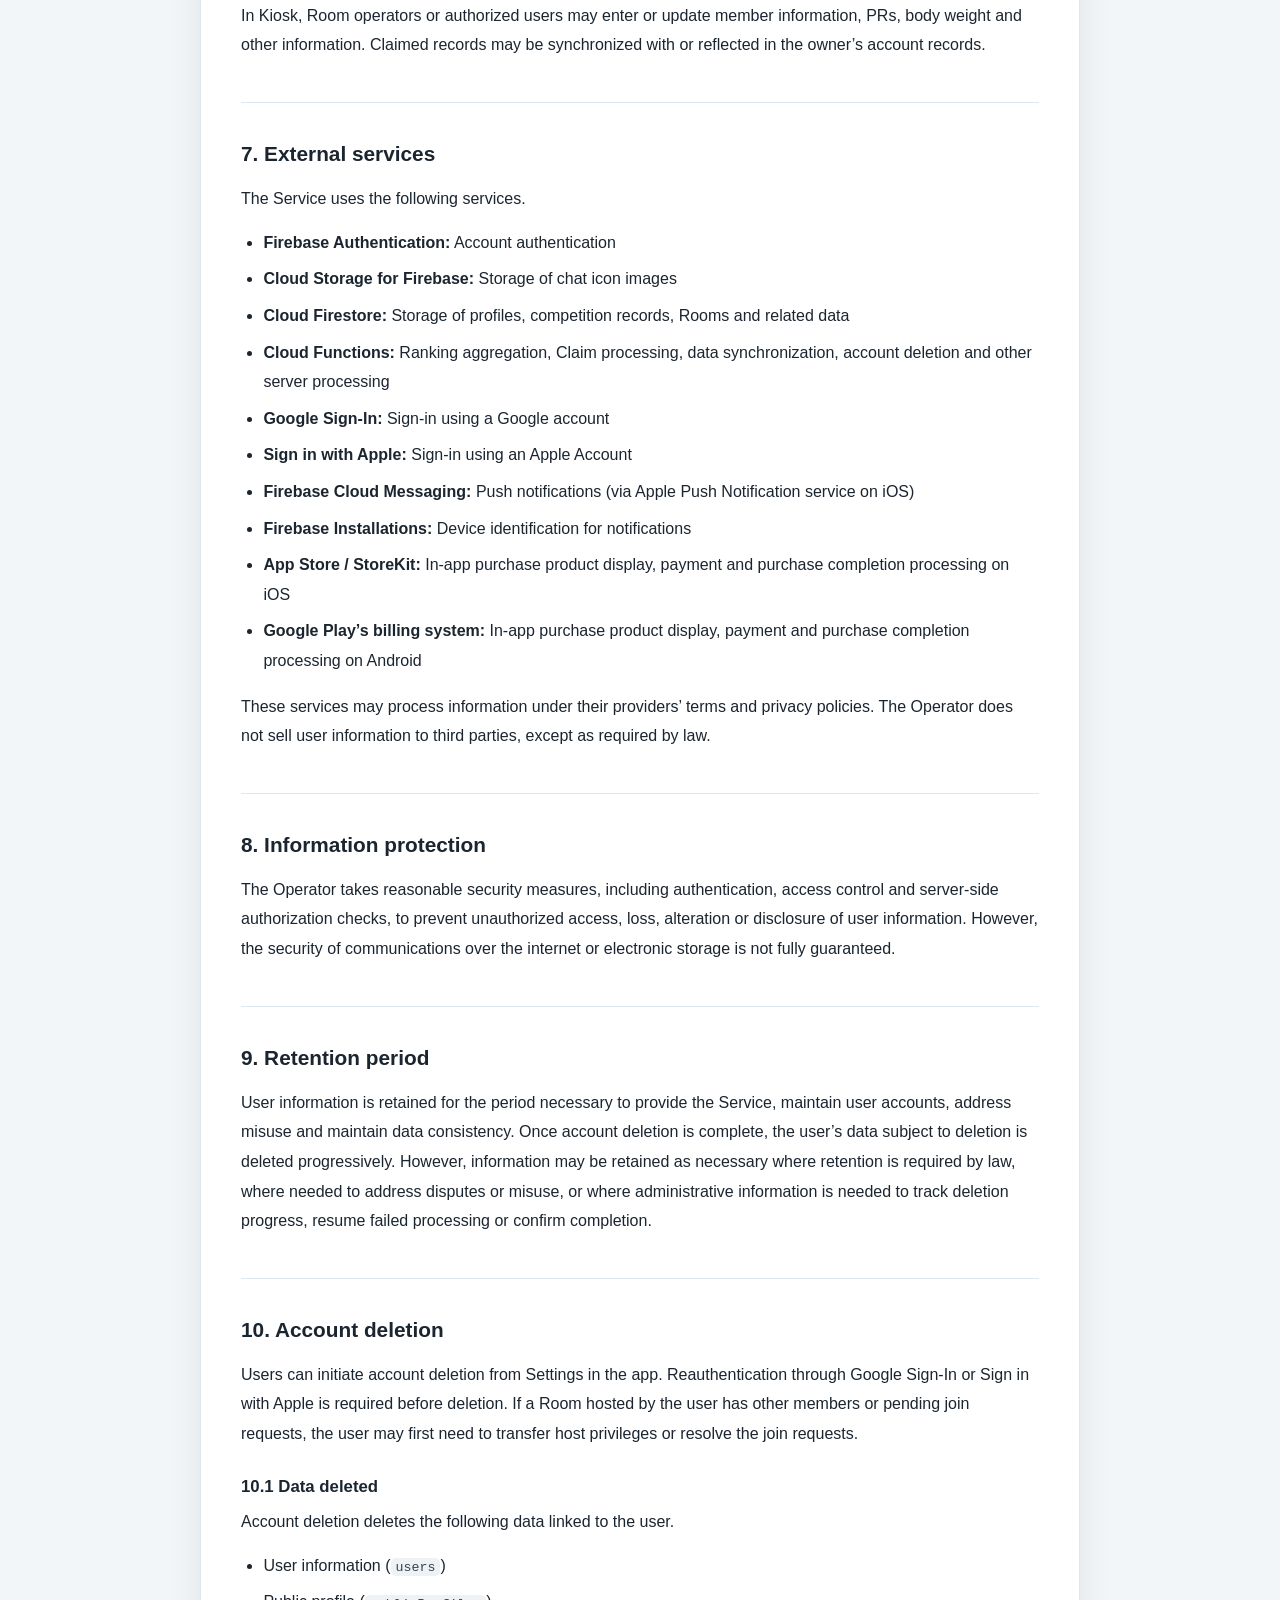
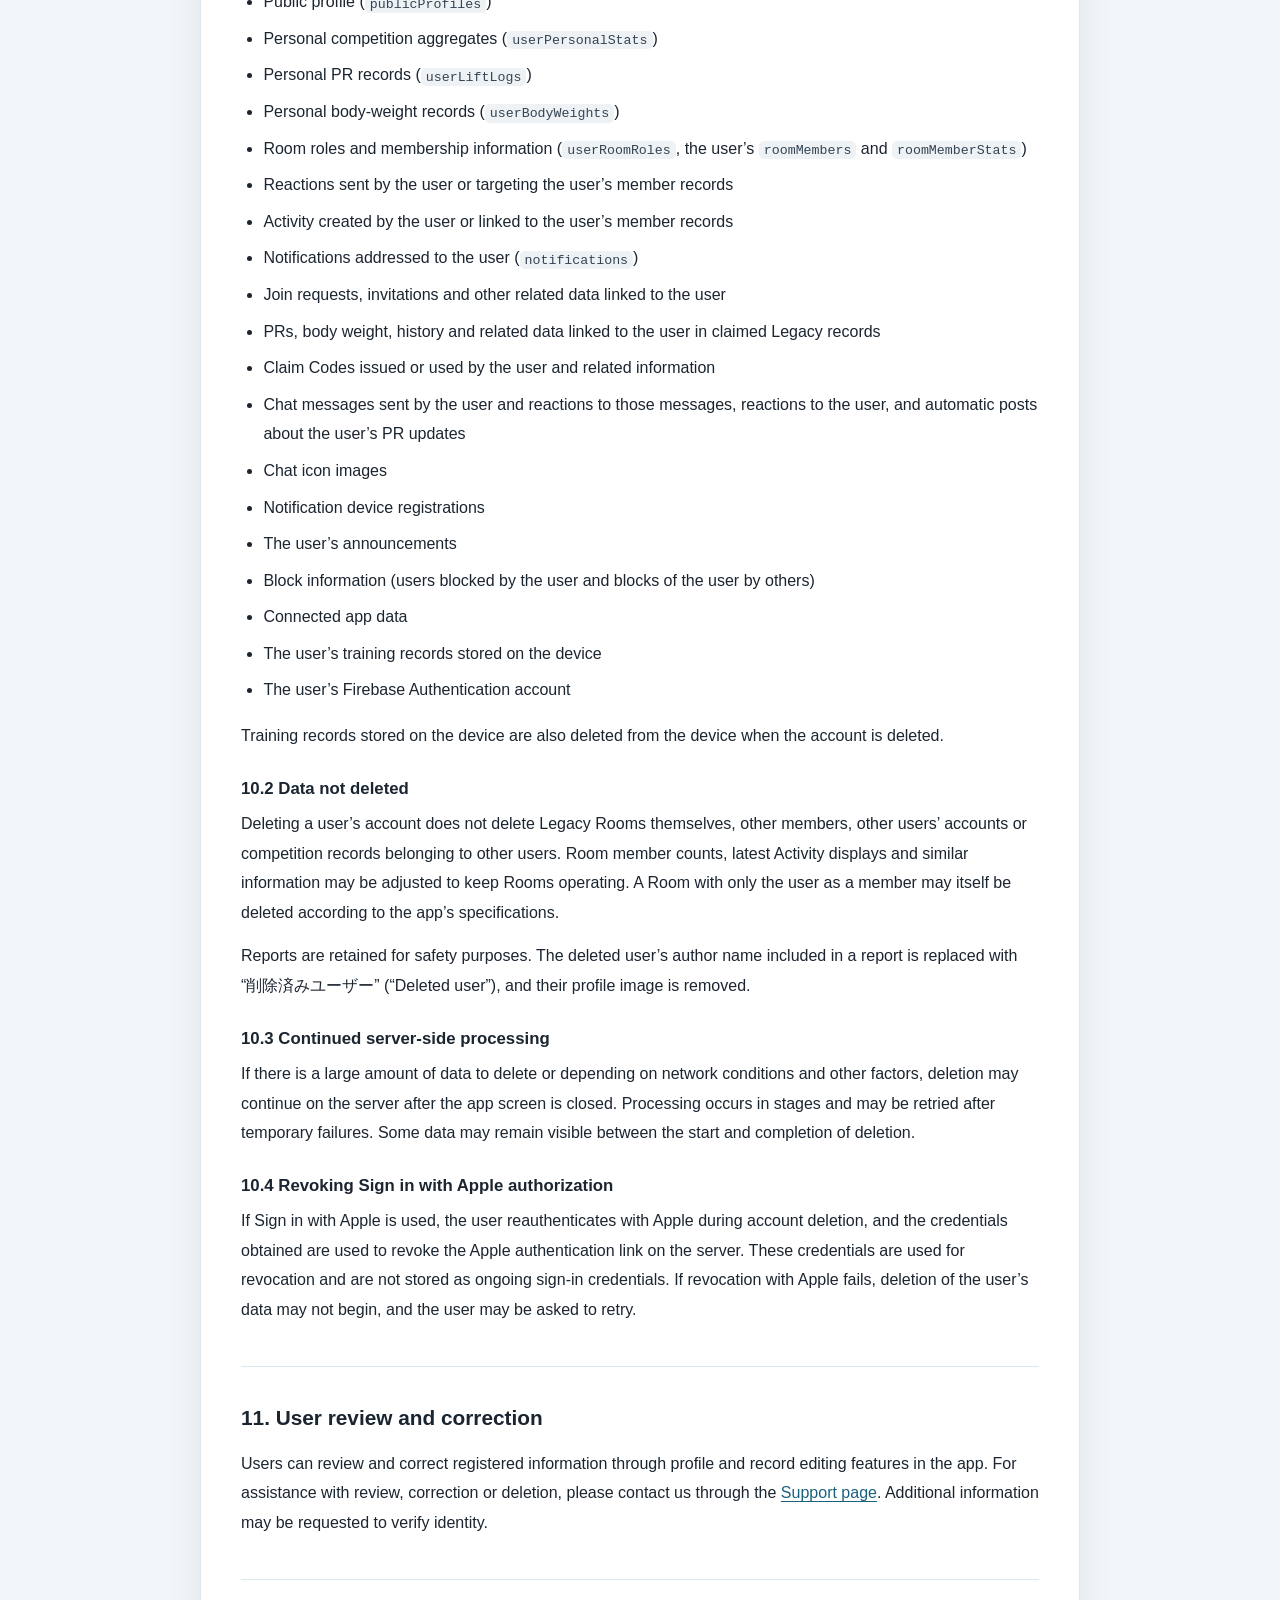
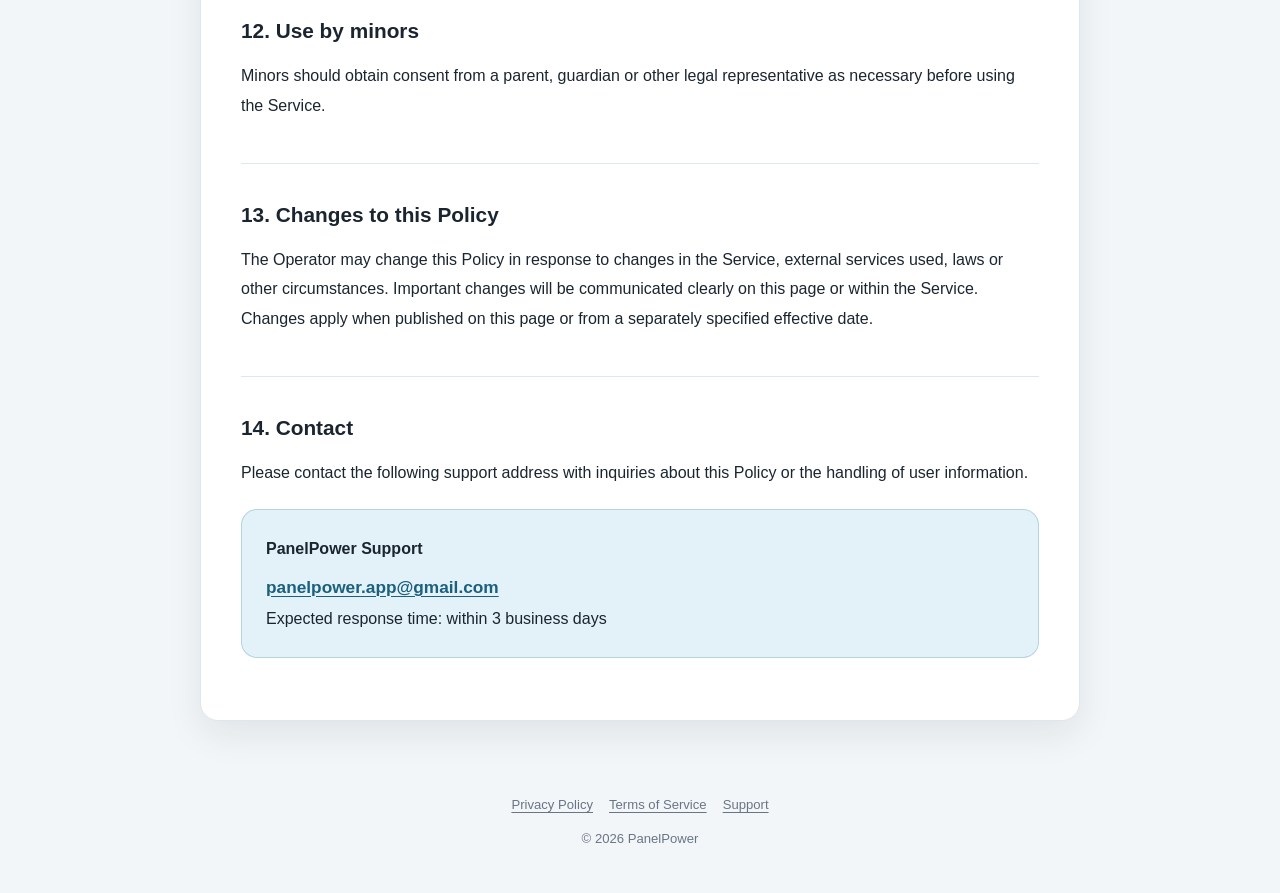
<file: en/privacy/index.html>
<!doctype html>
<html lang="en">
<head><meta charset="utf-8"><meta name="viewport" content="width=device-width, initial-scale=1"><meta name="description" content="Privacy Policy for PanelPower."><meta name="theme-color" content="#247BA0"><title>Privacy Policy | PanelPower</title>
<link rel="stylesheet" href="../../assets/style.css"></head>
<body>
<header class="site-header">
<div class="header-inner"><a class="brand" href="../../" aria-label="PanelPower home"><span class="brand-mark" aria-hidden="true">PP</span><span class="brand-text">PanelPower</span></a>
<nav class="site-nav" aria-label="Main menu"><a href="../privacy/" aria-current="page">Privacy</a> <a href="../terms/">Terms</a> <a href="../support/">Support</a> </nav>
</div>
</header>
<main>
<nav aria-label="Language / 言語"><span lang="en" aria-current="page">English</span> / <a href="../../privacy/" lang="ja" hreflang="ja">日本語</a></nav>
<div class="note">This is an English translation of the <a href="../../privacy/">Japanese version</a>. If there is any discrepancy between the English and Japanese versions, the Japanese version prevails.</div>
<div class="hero">
<p class="eyebrow">Privacy Policy</p>
<h1>Privacy Policy</h1>
<p class="lead">How PanelPower handles user information.</p>
<p class="updated">Established: July 14, 2026 / Last revised: October 22, 2026</p>
</div>
<article class="document">
<section>
<h2>1. Scope</h2>
<p>This Privacy Policy applies to the handling of user information in the application “PanelPower” (the “Service”) provided by the operator of PanelPower (the “Operator”).</p>
</section>
<section>
<h2>2. Information collected and stored</h2>
<p>The Operator collects or stores the following information to the extent necessary to provide the Service.</p>
<h3>2.1 Account and profile information</h3>
<ul>
<li>User identifier (UID) issued by Firebase Authentication</li>
<li>Display name</li>
<li>Email address</li>
<li>Profile image reference information</li>
<li>Date of birth</li>
<li>Gender category</li>
<li>Weight class</li>
<li>Competition category</li>
<li>Social media links registered by the user</li>
</ul>
<h3>2.2 Competition and usage information</h3>
<ul>
<li>Personal record (PR) entries for squats, bench presses, deadlifts and other lifts; record dates, equipment categories and related notes</li>
<li>Body weight and measurement dates</li>
<li>Total, IPF Points, GL Points and other competition metrics calculated from PRs, body weight and other data</li>
<li>Ranking positions, display categories and aggregation results</li>
<li>Reaction content, senders and targets</li>
<li>PR updates and other activity information shown in Activity</li>
<li>Room membership, roles within Rooms, participation status, member identifiers and other Room usage information</li>
<li>Information needed to issue, use and revoke Claim Codes and link them to the relevant Legacy records</li>
<li>Member information, PRs, body weight and other records entered or updated through Kiosk</li>
</ul>
<h3>2.3 Information received during authentication</h3>
<p>When Google Sign-In or Sign in with Apple is used, the Service may receive identifying information necessary for authentication, a display name, email address, profile image and other information from the selected authentication service. If a user selects “Hide My Email” with Sign in with Apple, the Service may receive a forwarding email address issued by Apple.</p>
<h3>2.4 In-app purchase information</h3>
<p>In-app purchases to support development are processed through the App Store (StoreKit) on iOS and Google Play’s billing system on Android. For purchases through either store, the Operator does not transmit or store payment information, full purchase receipts or transaction identifiers in Firebase or other servers operated by the Operator.</p>
<p>To prevent duplicate purchase completion screens and safely resume unfinished purchase processing, a hash value generated from transaction information that is difficult to reverse may be stored on the device. This information is used only on the device and is not used for advertising, user tracking, Rankings or similar purposes.</p>
<h3>2.5 Training records</h3>
<p>Training records, including exercises, weights, repetitions, sets, RPE, rest durations, routines and notes, are stored only in the app’s database on the device and are not sent to the Operator’s servers. However, training details and routines that a user shares in chat are stored and displayed as chat content in the Room where they are shared.</p>
<h3>2.6 Room chat</h3>
<p>For Room chat, the Service stores messages, shared training details and routines, message reactions, display names and images used in chat, automatic PR update posts, report contents and information about blocked users.</p>
<p>Photos users select as their chat icons are cropped to a square and resized in the app before being stored. Chat icon images are displayed to signed-in users.</p>
<h3>2.7 Notification information</h3>
<p>To send push notifications, the Service stores device notification tokens, Firebase Installations identifiers, device type (iOS / Android), app version, notification permission status, the app’s display language and notification settings for each Room. Rest timer notifications are scheduled on the device and are not sent to the server.</p>
<h3>2.8 Announcements and monthly summaries</h3>
<p>The Service stores delivery and read status for announcements from the Operator, and monthly summaries for Rooms the user belongs to.</p>
<h3>2.9 Connected apps</h3>
<p>Only when a user enables the connection, the Service receives training records, achievements and similar data from Squatdegrees, a connected app provided by the Operator, and displays them in Rankings and similar features.</p>
<h3>2.10 Display language</h3>
<p>The display language selected in Settings is stored on the device. It is also sent to the server as part of the notification information described above to select the language of notifications.</p>
</section>
<section>
<h2>3. Purposes of use</h2>
<p>The information collected is used for the following purposes.</p>
<ul>
<li>Creating accounts, verifying identity, maintaining sign-in status and preventing unauthorized access</li>
<li>Storing, displaying and updating profiles, PRs, body weight and competition metrics</li>
<li>Calculating and displaying IPF Points, GL Points, Total and Rankings</li>
<li>Creating, joining, managing and displaying Public Rooms, Private Rooms and Legacy Rooms</li>
<li>Providing shared features such as Room Rankings, reactions and Activity</li>
<li>Providing chat and sharing features</li>
<li>Delivering push notifications and announcements</li>
<li>Responding to reports and maintaining safety</li>
<li>Linking existing Legacy records to user accounts using Claim Codes</li>
<li>Entering and synchronizing records and maintaining consistency between Kiosk and the Service</li>
<li>Responding to inquiries, assisting with account deletion and addressing defects</li>
<li>Maintaining and improving the safety, accuracy and functionality of the Service</li>
<li>Investigating and addressing violations of the Terms of Service, misuse or security issues</li>
</ul>
</section>
<section>
<h2>4. Account authentication</h2>
<p>The Service uses Google Sign-In or Sign in with Apple and authenticates accounts through Firebase Authentication. The Operator does not collect or store Google or Apple passwords.</p>
<p>Information handling by authentication services is also subject to the terms and privacy policies established by Google or Apple.</p>
</section>
<section>
<h2>5. Information displayed in Rooms, Rankings and profiles</h2>
<p>Depending on the Rooms and features selected by the user, display names, profile images, weight classes, competition categories, PRs, Total, IPF Points, GL Points, Rankings, reactions, Activity, social media links and other information may be displayed to other users.</p>
<ul>
<li><strong>Public Room:</strong> A Room included in search results or public listings. Room information and participants’ profile and competition information may be displayed to other users according to the visibility settings of the Service.</li>
<li><strong>Private Room:</strong> A Room with entry conditions such as an invitation or approval. Information within the Room is generally displayed to participants or authorized users.</li>
<li><strong>Legacy Room:</strong> A Room containing member and competition records inherited from earlier versions of PanelPower or Kiosk. Records not yet linked to an account may exist and may be linked to the record owner’s account using a Claim Code.</li>
</ul>
<p>Email addresses and dates of birth themselves are not used for publication in ordinary Rankings or Room profiles. However, derived information, such as competition categories determined from dates of birth, may be displayed. Users should check visibility when including personal information in social media links or similar content.</p>
</section>
<section>
<h2>6. Claim Codes and Kiosk</h2>
<p>Claim Codes are used to link member records already existing in Legacy Rooms or similar Rooms to the record owner’s account. Claim Code issuance, revocation and usage history and the relationship to the relevant records are processed to prevent unauthorized linking and maintain data consistency.</p>
<p>In Kiosk, Room operators or authorized users may enter or update member information, PRs, body weight and other information. Claimed records may be synchronized with or reflected in the owner’s account records.</p>
</section>
<section>
<h2>7. External services</h2>
<p>The Service uses the following services.</p>
<ul>
<li><strong>Firebase Authentication:</strong> Account authentication</li>
<li><strong>Cloud Storage for Firebase:</strong> Storage of chat icon images</li>
<li><strong>Cloud Firestore:</strong> Storage of profiles, competition records, Rooms and related data</li>
<li><strong>Cloud Functions:</strong> Ranking aggregation, Claim processing, data synchronization, account deletion and other server processing</li>
<li><strong>Google Sign-In:</strong> Sign-in using a Google account</li>
<li><strong>Sign in with Apple:</strong> Sign-in using an Apple Account</li>
<li><strong>Firebase Cloud Messaging:</strong> Push notifications (via Apple Push Notification service on iOS)</li>
<li><strong>Firebase Installations:</strong> Device identification for notifications</li>
<li><strong>App Store / StoreKit:</strong> In-app purchase product display, payment and purchase completion processing on iOS</li>
<li><strong>Google Play’s billing system:</strong> In-app purchase product display, payment and purchase completion processing on Android</li>
</ul>
<p>These services may process information under their providers’ terms and privacy policies. The Operator does not sell user information to third parties, except as required by law.</p>
</section>
<section>
<h2>8. Information protection</h2>
<p>The Operator takes reasonable security measures, including authentication, access control and server-side authorization checks, to prevent unauthorized access, loss, alteration or disclosure of user information. However, the security of communications over the internet or electronic storage is not fully guaranteed.</p>
</section>
<section>
<h2>9. Retention period</h2>
<p>User information is retained for the period necessary to provide the Service, maintain user accounts, address misuse and maintain data consistency. Once account deletion is complete, the user’s data subject to deletion is deleted progressively. However, information may be retained as necessary where retention is required by law, where needed to address disputes or misuse, or where administrative information is needed to track deletion progress, resume failed processing or confirm completion.</p>
</section>
<section id="account-deletion">
<h2>10. Account deletion</h2>
<p>Users can initiate account deletion from Settings in the app. Reauthentication through Google Sign-In or Sign in with Apple is required before deletion. If a Room hosted by the user has other members or pending join requests, the user may first need to transfer host privileges or resolve the join requests.</p>
<h3>10.1 Data deleted</h3>
<p>Account deletion deletes the following data linked to the user.</p>
<ul>
<li>User information (<code>users</code>)</li>
<li>Public profile (<code>publicProfiles</code>)</li>
<li>Personal competition aggregates (<code>userPersonalStats</code>)</li>
<li>Personal PR records (<code>userLiftLogs</code>)</li>
<li>Personal body-weight records (<code>userBodyWeights</code>)</li>
<li>Room roles and membership information (<code>userRoomRoles</code>, the user’s <code>roomMembers</code> and <code>roomMemberStats</code>)</li>
<li>Reactions sent by the user or targeting the user’s member records</li>
<li>Activity created by the user or linked to the user’s member records</li>
<li>Notifications addressed to the user (<code>notifications</code>)</li>
<li>Join requests, invitations and other related data linked to the user</li>
<li>PRs, body weight, history and related data linked to the user in claimed Legacy records</li>
<li>Claim Codes issued or used by the user and related information</li>
<li>Chat messages sent by the user and reactions to those messages, reactions to the user, and automatic posts about the user’s PR updates</li>
<li>Chat icon images</li>
<li>Notification device registrations</li>
<li>The user’s announcements</li>
<li>Block information (users blocked by the user and blocks of the user by others)</li>
<li>Connected app data</li>
<li>The user’s training records stored on the device</li>
<li>The user’s Firebase Authentication account</li>
</ul>
<p>Training records stored on the device are also deleted from the device when the account is deleted.</p>
<h3>10.2 Data not deleted</h3>
<p>Deleting a user’s account does not delete Legacy Rooms themselves, other members, other users’ accounts or competition records belonging to other users. Room member counts, latest Activity displays and similar information may be adjusted to keep Rooms operating. A Room with only the user as a member may itself be deleted according to the app’s specifications.</p>
<p>Reports are retained for safety purposes. The deleted user’s author name included in a report is replaced with “削除済みユーザー” (“Deleted user”), and their profile image is removed.</p>
<h3>10.3 Continued server-side processing</h3>
<p>If there is a large amount of data to delete or depending on network conditions and other factors, deletion may continue on the server after the app screen is closed. Processing occurs in stages and may be retried after temporary failures. Some data may remain visible between the start and completion of deletion.</p>
<h3>10.4 Revoking Sign in with Apple authorization</h3>
<p>If Sign in with Apple is used, the user reauthenticates with Apple during account deletion, and the credentials obtained are used to revoke the Apple authentication link on the server. These credentials are used for revocation and are not stored as ongoing sign-in credentials. If revocation with Apple fails, deletion of the user’s data may not begin, and the user may be asked to retry.</p>
</section>
<section>
<h2>11. User review and correction</h2>
<p>Users can review and correct registered information through profile and record editing features in the app. For assistance with review, correction or deletion, please contact us through the <a href="../support/">Support page</a>. Additional information may be requested to verify identity.</p>
</section>
<section>
<h2>12. Use by minors</h2>
<p>Minors should obtain consent from a parent, guardian or other legal representative as necessary before using the Service.</p>
</section>
<section>
<h2>13. Changes to this Policy</h2>
<p>The Operator may change this Policy in response to changes in the Service, external services used, laws or other circumstances. Important changes will be communicated clearly on this page or within the Service. Changes apply when published on this page or from a separately specified effective date.</p>
</section>
<section>
<h2>14. Contact</h2>
<p>Please contact the following support address with inquiries about this Policy or the handling of user information.</p>
<div class="support-card">
<p><strong>PanelPower Support</strong></p>
<a class="mail-link" href="mailto:panelpower.app@gmail.com">panelpower.app@gmail.com</a>
<p>Expected response time: within 3 business days</p>
</div>
</section>
</article>
</main>
<footer class="site-footer">
<div class="footer-links"><a href="../privacy/">Privacy Policy</a> <a href="../terms/">Terms of Service</a> <a href="../support/">Support</a> </div>
<div>© 2026 PanelPower</div>
</footer>
</body>
</html>
</file>
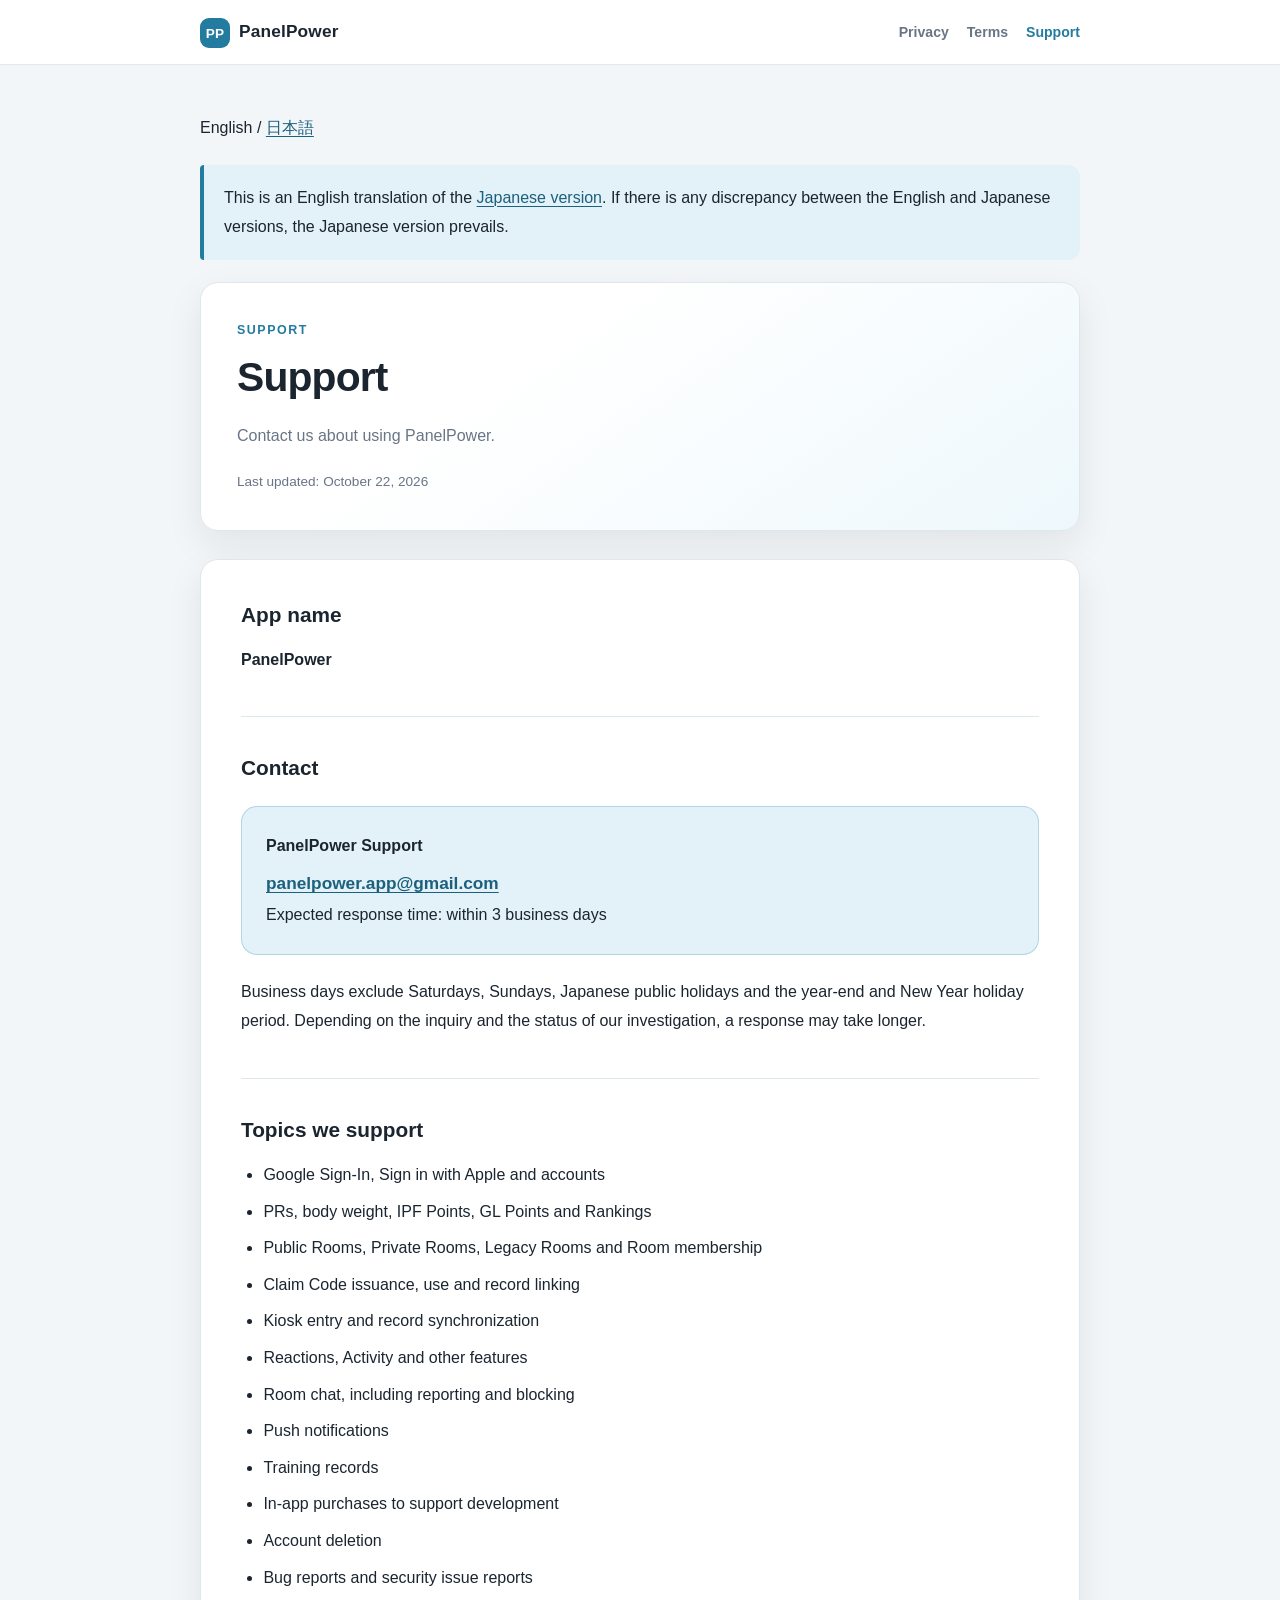
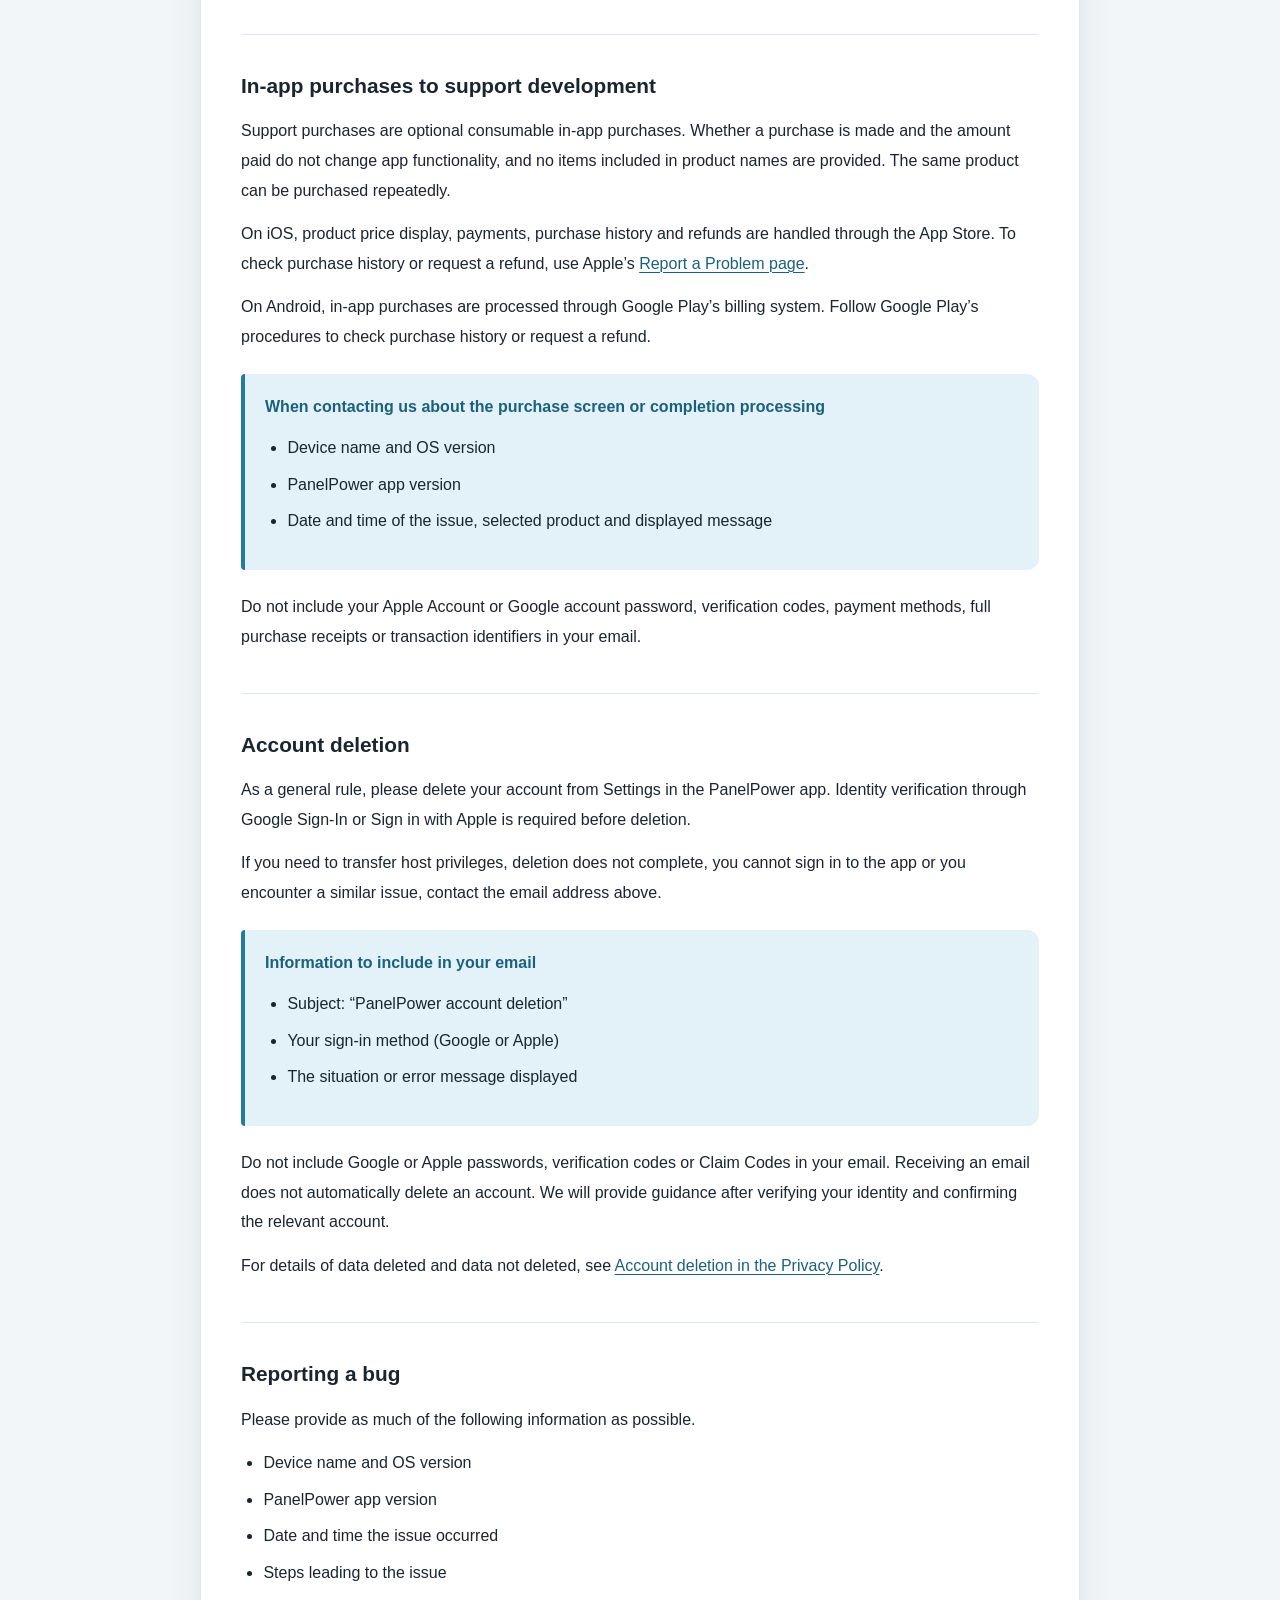
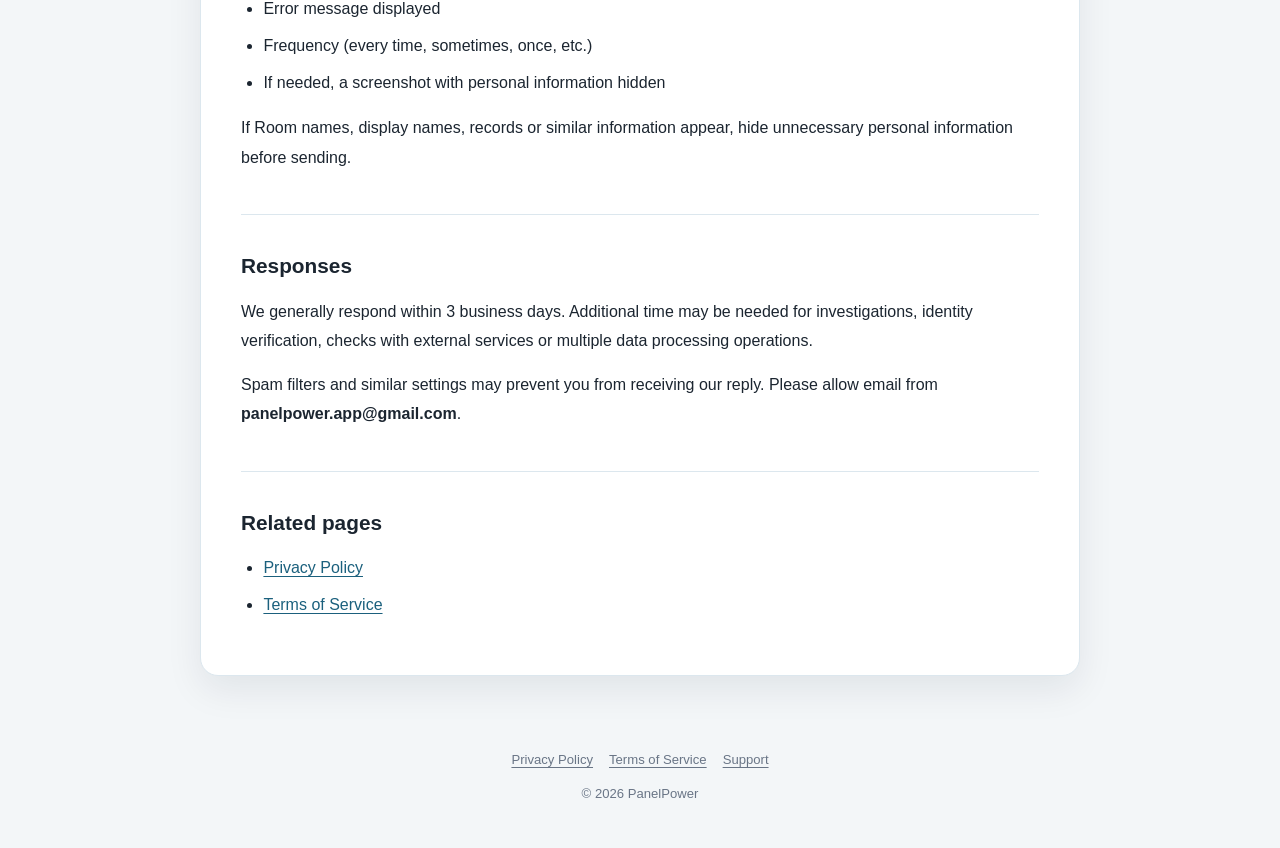
<file: en/support/index.html>
<!doctype html>
<html lang="en">
<head><meta charset="utf-8"><meta name="viewport" content="width=device-width, initial-scale=1"><meta name="description" content="Support for PanelPower."><meta name="theme-color" content="#247BA0"><title>Support | PanelPower</title>
<link rel="stylesheet" href="../../assets/style.css"></head>
<body>
<header class="site-header">
<div class="header-inner"><a class="brand" href="../../" aria-label="PanelPower home"><span class="brand-mark" aria-hidden="true">PP</span><span class="brand-text">PanelPower</span></a>
<nav class="site-nav" aria-label="Main menu"><a href="../privacy/">Privacy</a> <a href="../terms/">Terms</a> <a href="../support/" aria-current="page">Support</a> </nav>
</div>
</header>
<main>
<nav aria-label="Language / 言語"><span lang="en" aria-current="page">English</span> / <a href="../../support/" lang="ja" hreflang="ja">日本語</a></nav>
<div class="note">This is an English translation of the <a href="../../support/">Japanese version</a>. If there is any discrepancy between the English and Japanese versions, the Japanese version prevails.</div>
<div class="hero">
<p class="eyebrow">Support</p>
<h1>Support</h1>
<p class="lead">Contact us about using PanelPower.</p>
<p class="updated">Last updated: October 22, 2026</p>
</div>
<article class="document">
<section>
<h2>App name</h2>
<p><strong>PanelPower</strong></p>
</section>
<section>
<h2>Contact</h2>
<div class="support-card">
<p><strong>PanelPower Support</strong></p>
<a class="mail-link" href="mailto:panelpower.app@gmail.com">panelpower.app@gmail.com</a>
<p>Expected response time: within 3 business days</p>
</div>
<p>Business days exclude Saturdays, Sundays, Japanese public holidays and the year-end and New Year holiday period. Depending on the inquiry and the status of our investigation, a response may take longer.</p>
</section>
<section>
<h2>Topics we support</h2>
<ul>
<li>Google Sign-In, Sign in with Apple and accounts</li>
<li>PRs, body weight, IPF Points, GL Points and Rankings</li>
<li>Public Rooms, Private Rooms, Legacy Rooms and Room membership</li>
<li>Claim Code issuance, use and record linking</li>
<li>Kiosk entry and record synchronization</li>
<li>Reactions, Activity and other features</li>
<li>Room chat, including reporting and blocking</li>
<li>Push notifications</li>
<li>Training records</li>
<li>In-app purchases to support development</li>
<li>Account deletion</li>
<li>Bug reports and security issue reports</li>
</ul>
</section>
<section>
<h2>In-app purchases to support development</h2>
<p>Support purchases are optional consumable in-app purchases. Whether a purchase is made and the amount paid do not change app functionality, and no items included in product names are provided. The same product can be purchased repeatedly.</p>
<p>On iOS, product price display, payments, purchase history and refunds are handled through the App Store. To check purchase history or request a refund, use Apple’s <a href="https://reportaproblem.apple.com/" rel="noopener noreferrer">Report a Problem page</a>.</p>
<p>On Android, in-app purchases are processed through Google Play’s billing system. Follow Google Play’s procedures to check purchase history or request a refund.</p>
<div class="note"><strong>When contacting us about the purchase screen or completion processing</strong>
<ul>
<li>Device name and OS version</li>
<li>PanelPower app version</li>
<li>Date and time of the issue, selected product and displayed message</li>
</ul>
</div>
<p>Do not include your Apple Account or Google account password, verification codes, payment methods, full purchase receipts or transaction identifiers in your email.</p>
</section>
<section>
<h2>Account deletion</h2>
<p>As a general rule, please delete your account from Settings in the PanelPower app. Identity verification through Google Sign-In or Sign in with Apple is required before deletion.</p>
<p>If you need to transfer host privileges, deletion does not complete, you cannot sign in to the app or you encounter a similar issue, contact the email address above.</p>
<div class="note"><strong>Information to include in your email</strong>
<ul>
<li>Subject: “PanelPower account deletion”</li>
<li>Your sign-in method (Google or Apple)</li>
<li>The situation or error message displayed</li>
</ul>
</div>
<p>Do not include Google or Apple passwords, verification codes or Claim Codes in your email. Receiving an email does not automatically delete an account. We will provide guidance after verifying your identity and confirming the relevant account.</p>
<p>For details of data deleted and data not deleted, see <a href="../privacy/#account-deletion">Account deletion in the Privacy Policy</a>.</p>
</section>
<section>
<h2>Reporting a bug</h2>
<p>Please provide as much of the following information as possible.</p>
<ul>
<li>Device name and OS version</li>
<li>PanelPower app version</li>
<li>Date and time the issue occurred</li>
<li>Steps leading to the issue</li>
<li>Error message displayed</li>
<li>Frequency (every time, sometimes, once, etc.)</li>
<li>If needed, a screenshot with personal information hidden</li>
</ul>
<p>If Room names, display names, records or similar information appear, hide unnecessary personal information before sending.</p>
</section>
<section>
<h2>Responses</h2>
<p>We generally respond within 3 business days. Additional time may be needed for investigations, identity verification, checks with external services or multiple data processing operations.</p>
<p>Spam filters and similar settings may prevent you from receiving our reply. Please allow email from <strong>panelpower.app@gmail.com</strong>.</p>
</section>
<section>
<h2>Related pages</h2>
<ul>
<li><a href="../privacy/">Privacy Policy</a></li>
<li><a href="../terms/">Terms of Service</a></li>
</ul>
</section>
</article>
</main>
<footer class="site-footer">
<div class="footer-links"><a href="../privacy/">Privacy Policy</a> <a href="../terms/">Terms of Service</a> <a href="../support/">Support</a> </div>
<div>© 2026 PanelPower</div>
</footer>
</body>
</html>
</file>
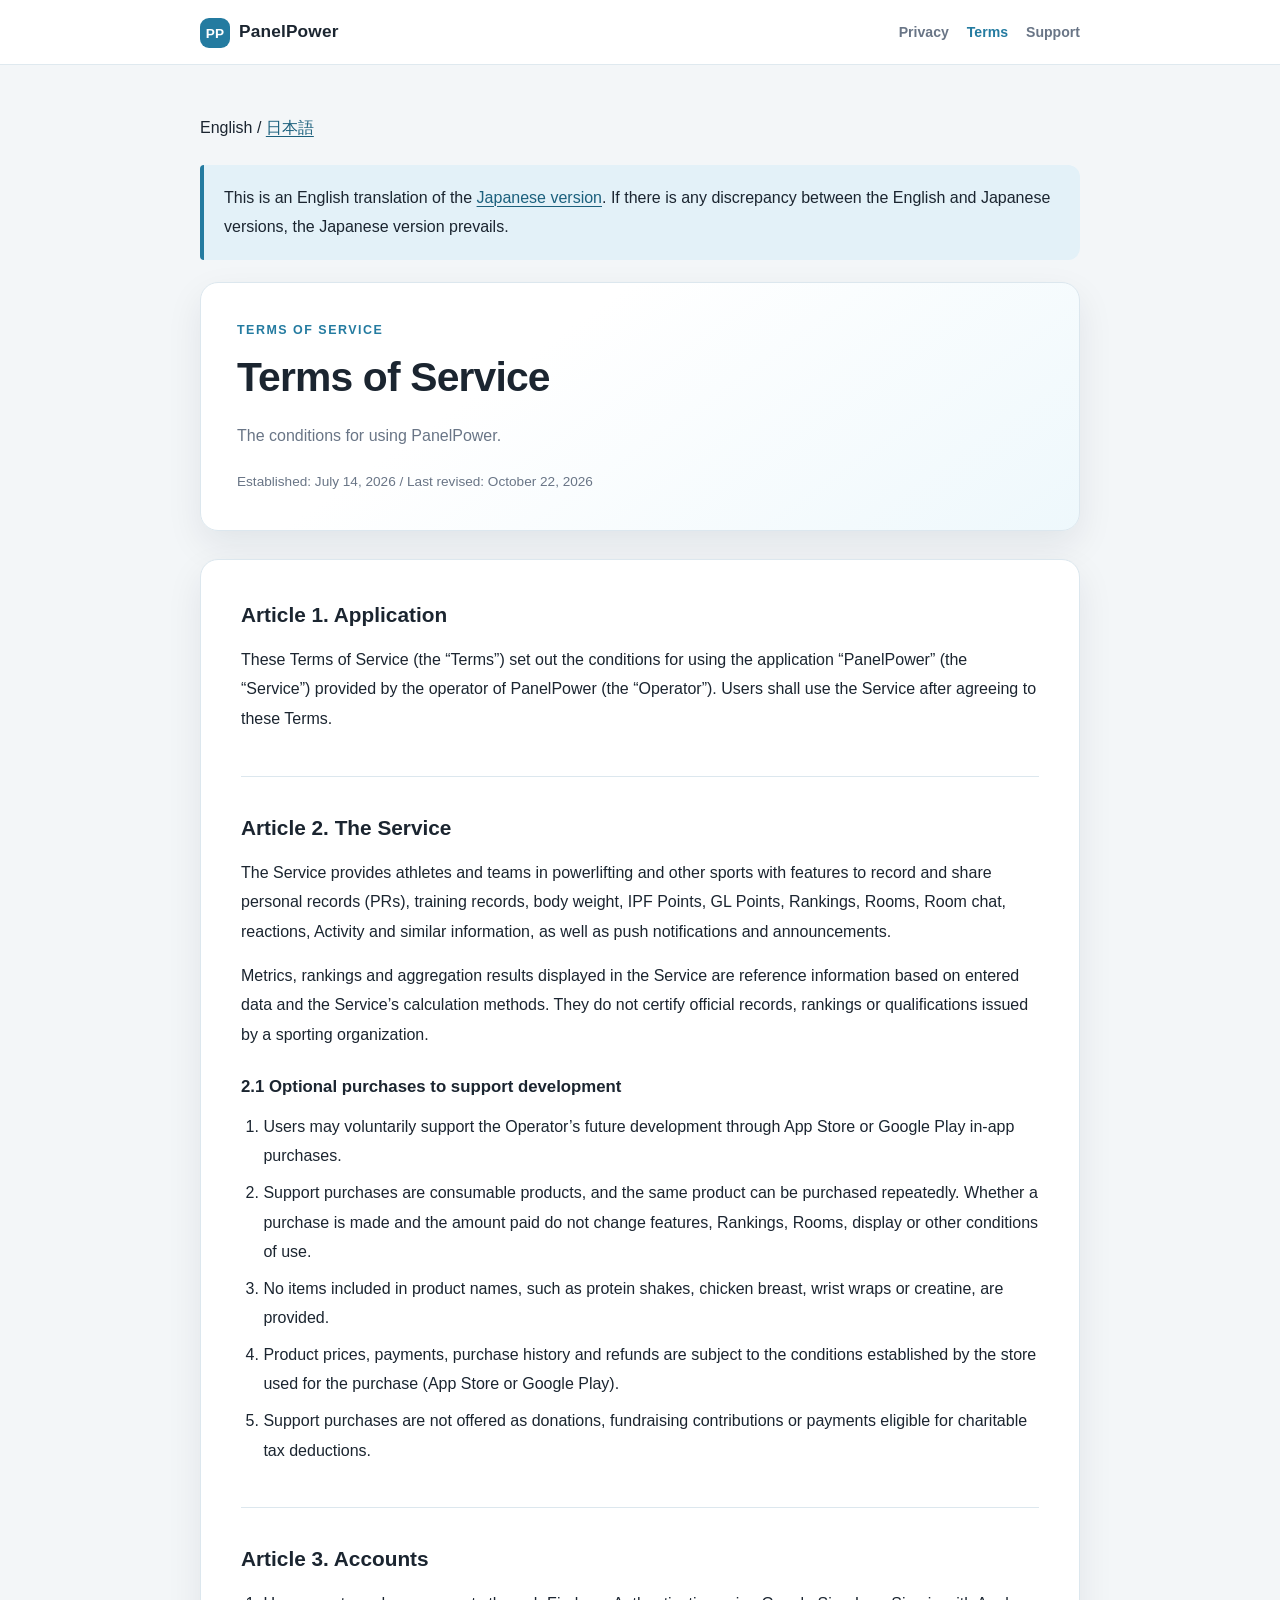
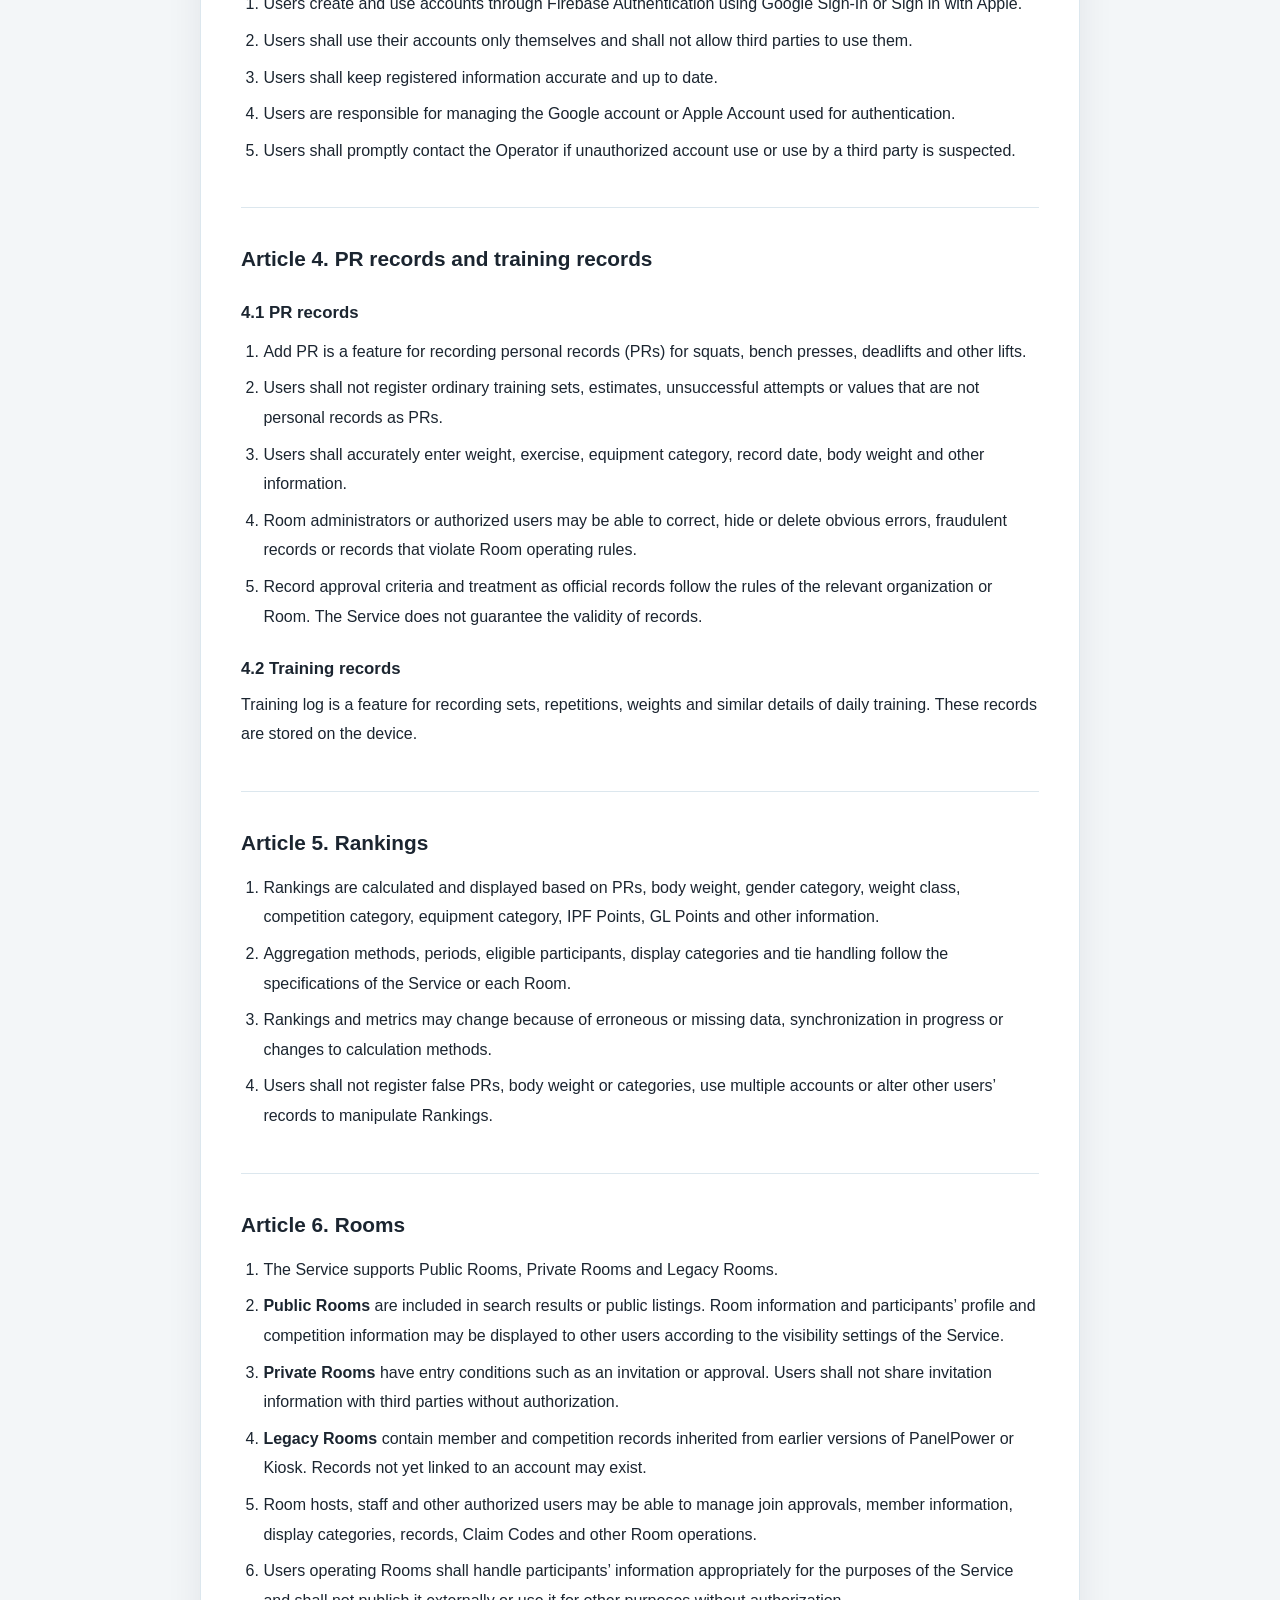
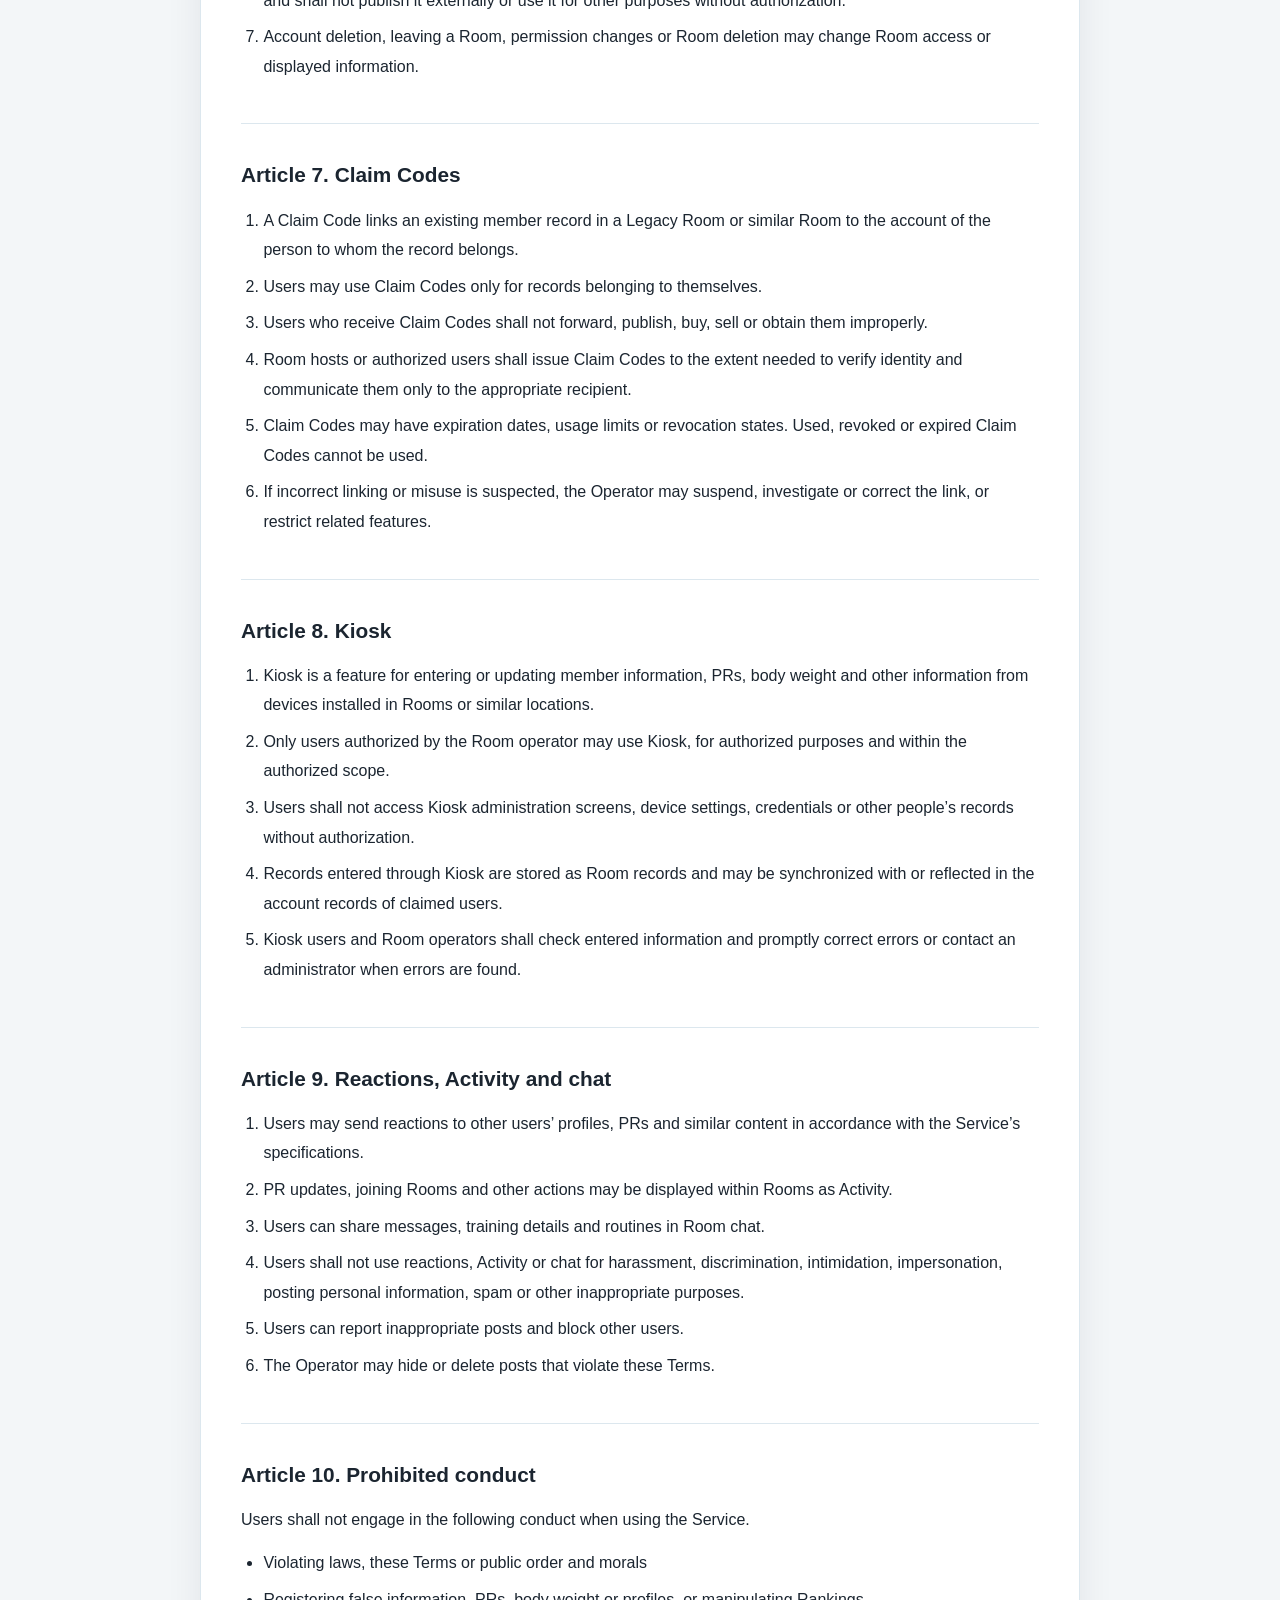
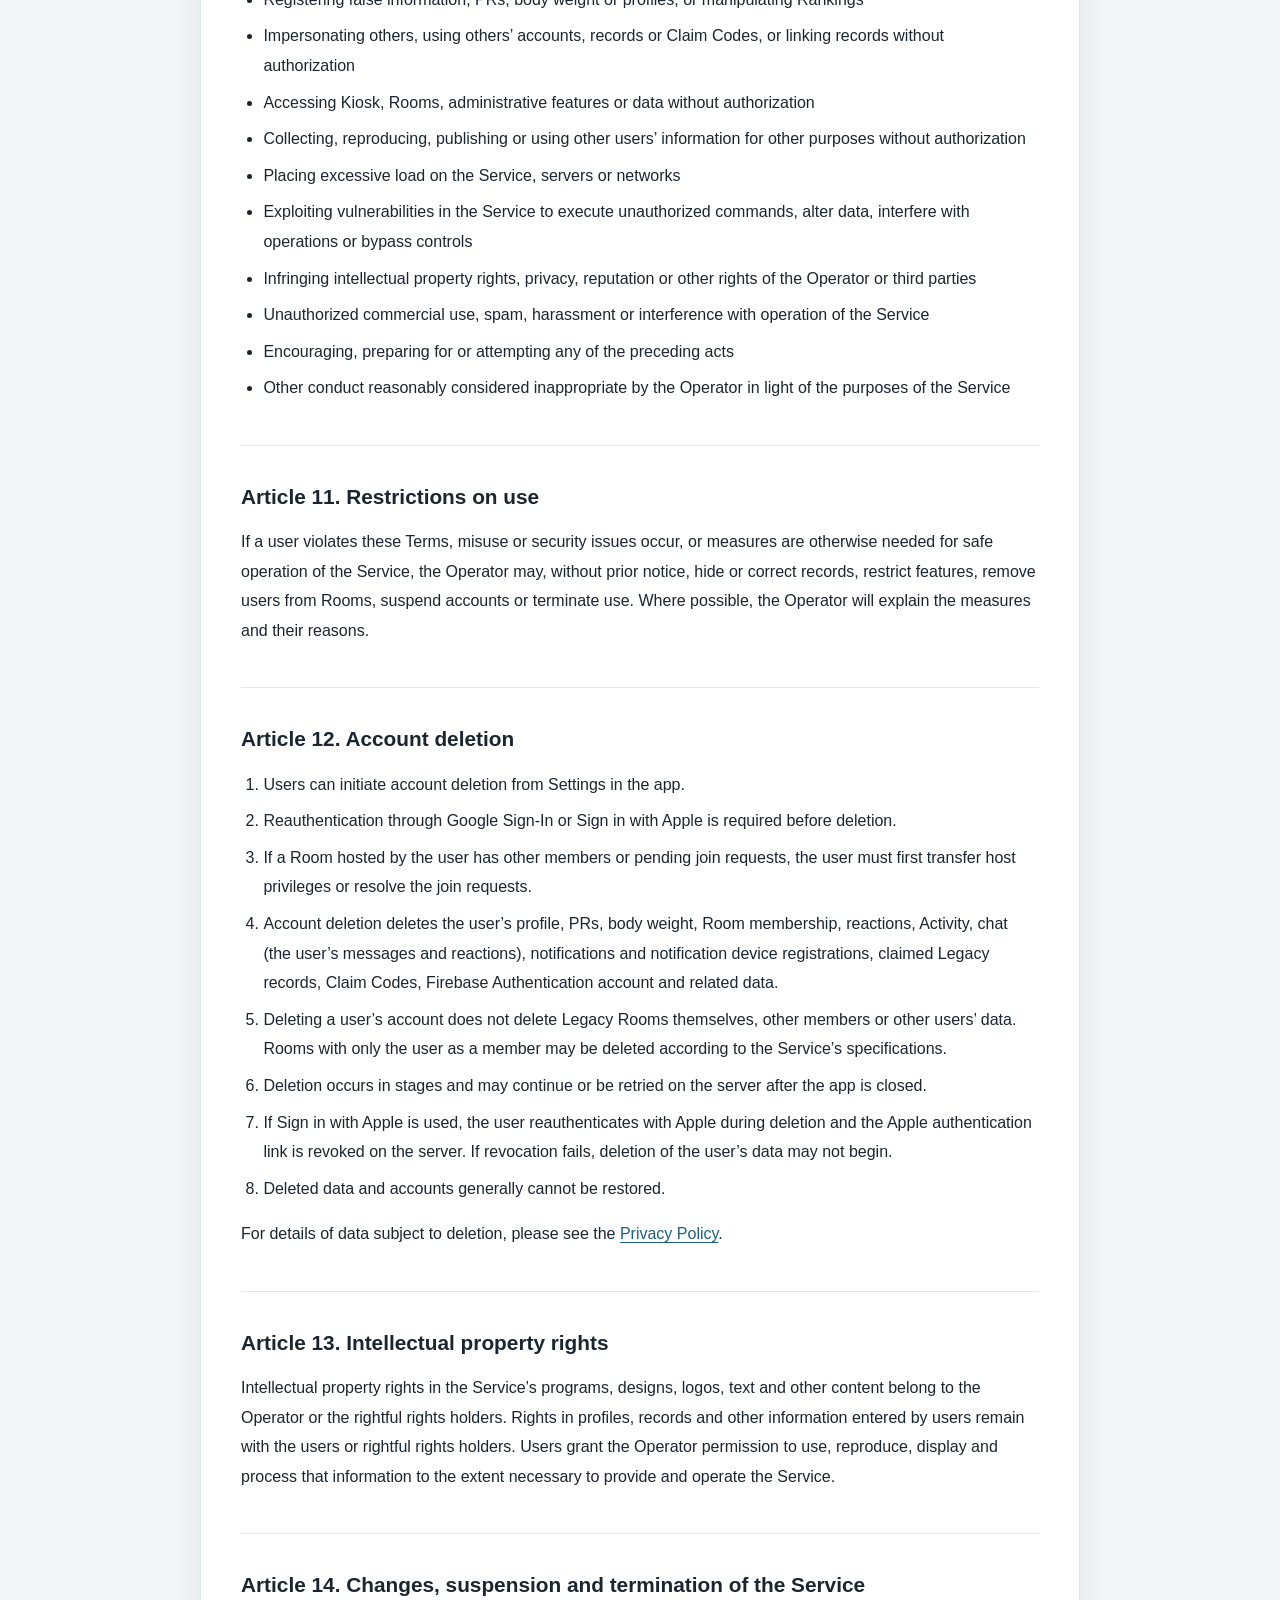
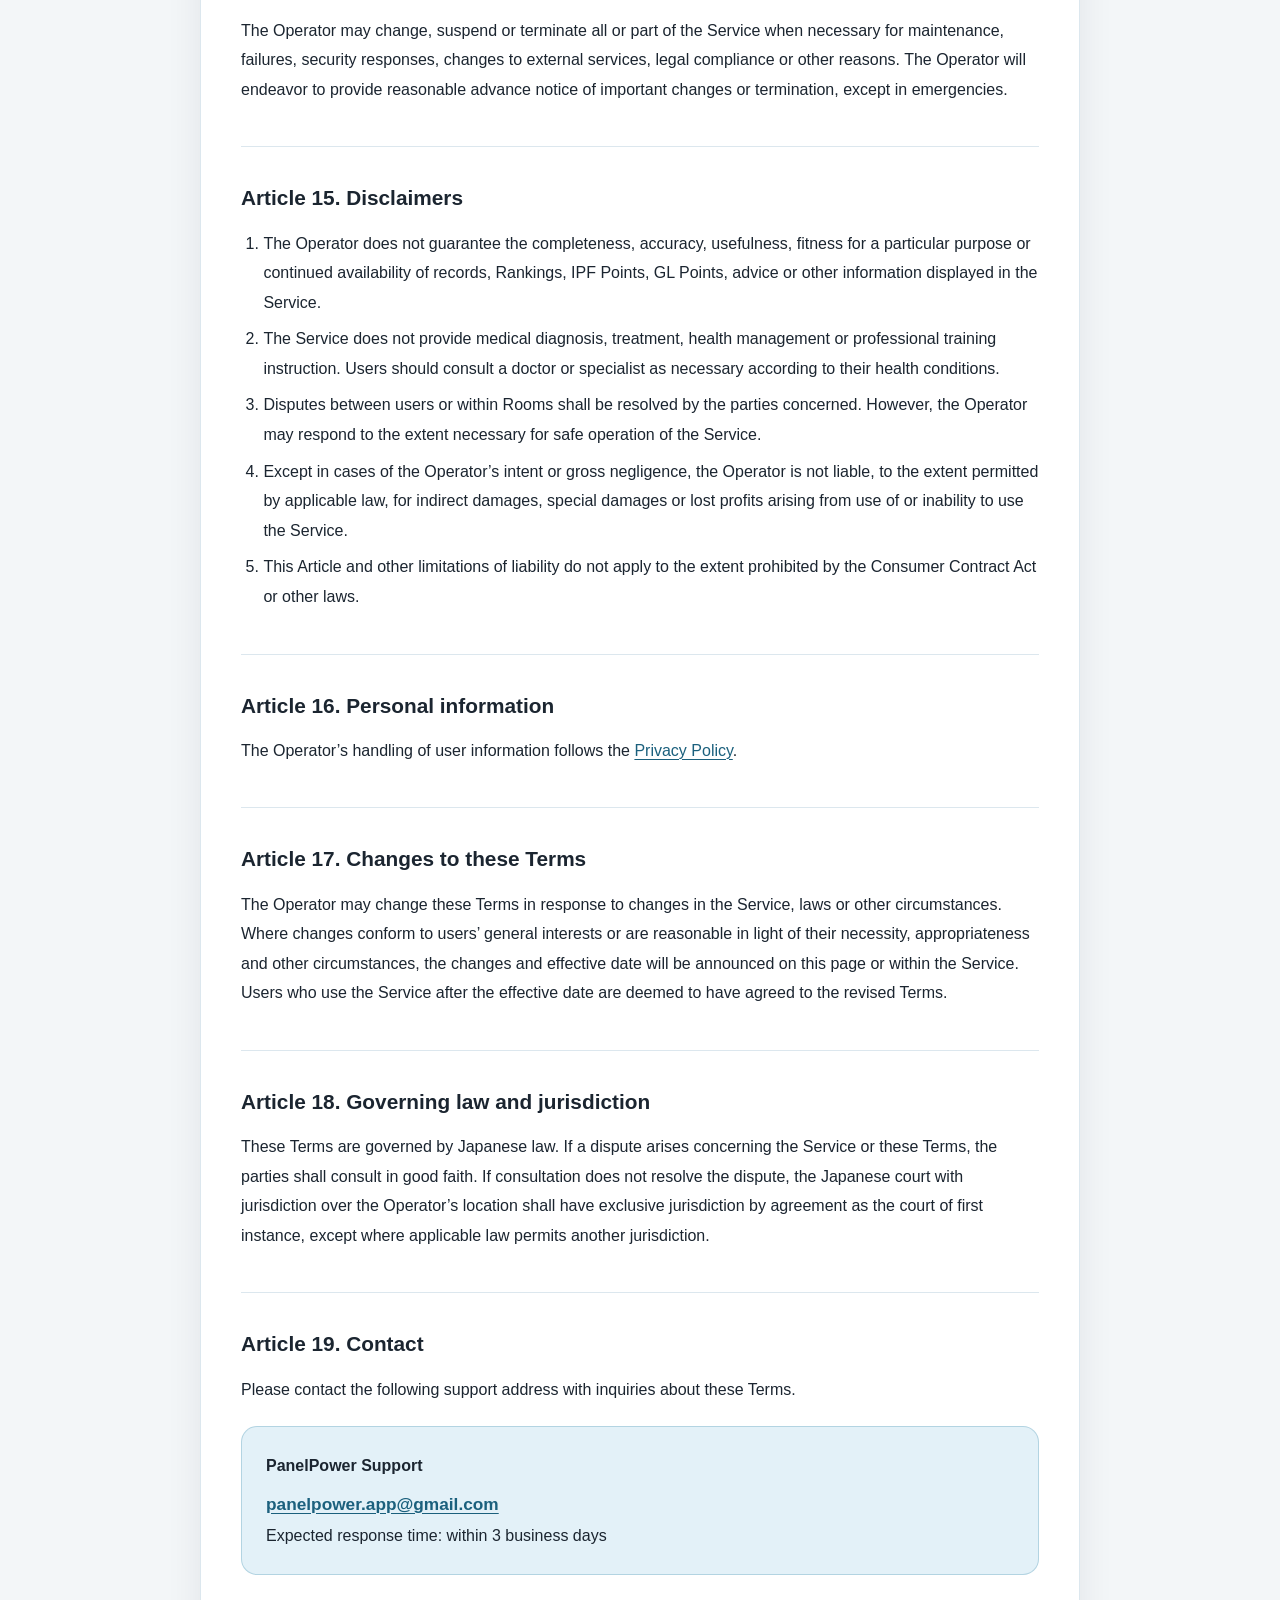
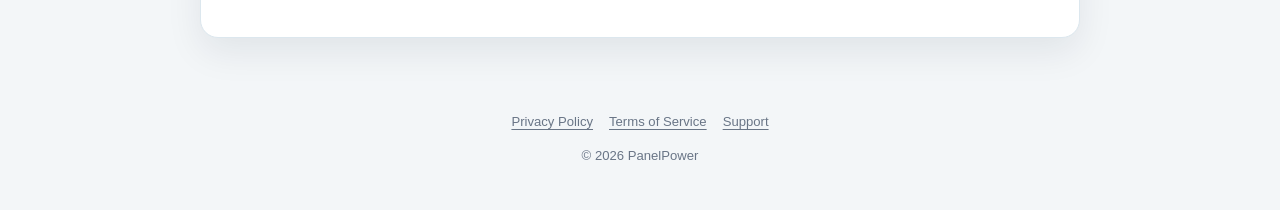
<file: en/terms/index.html>
<!doctype html>
<html lang="en">
<head><meta charset="utf-8"><meta name="viewport" content="width=device-width, initial-scale=1"><meta name="description" content="Terms of Service for PanelPower."><meta name="theme-color" content="#247BA0"><title>Terms of Service | PanelPower</title>
<link rel="stylesheet" href="../../assets/style.css"></head>
<body>
<header class="site-header">
<div class="header-inner"><a class="brand" href="../../" aria-label="PanelPower home"><span class="brand-mark" aria-hidden="true">PP</span><span class="brand-text">PanelPower</span></a>
<nav class="site-nav" aria-label="Main menu"><a href="../privacy/">Privacy</a> <a href="../terms/" aria-current="page">Terms</a> <a href="../support/">Support</a> </nav>
</div>
</header>
<main>
<nav aria-label="Language / 言語"><span lang="en" aria-current="page">English</span> / <a href="../../terms/" lang="ja" hreflang="ja">日本語</a></nav>
<div class="note">This is an English translation of the <a href="../../terms/">Japanese version</a>. If there is any discrepancy between the English and Japanese versions, the Japanese version prevails.</div>
<div class="hero">
<p class="eyebrow">Terms of Service</p>
<h1>Terms of Service</h1>
<p class="lead">The conditions for using PanelPower.</p>
<p class="updated">Established: July 14, 2026 / Last revised: October 22, 2026</p>
</div>
<article class="document">
<section>
<h2>Article 1. Application</h2>
<p>These Terms of Service (the “Terms”) set out the conditions for using the application “PanelPower” (the “Service”) provided by the operator of PanelPower (the “Operator”). Users shall use the Service after agreeing to these Terms.</p>
</section>
<section>
<h2>Article 2. The Service</h2>
<p>The Service provides athletes and teams in powerlifting and other sports with features to record and share personal records (PRs), training records, body weight, IPF Points, GL Points, Rankings, Rooms, Room chat, reactions, Activity and similar information, as well as push notifications and announcements.</p>
<p>Metrics, rankings and aggregation results displayed in the Service are reference information based on entered data and the Service’s calculation methods. They do not certify official records, rankings or qualifications issued by a sporting organization.</p>
<h3>2.1 Optional purchases to support development</h3>
<ol>
<li>Users may voluntarily support the Operator’s future development through App Store or Google Play in-app purchases.</li>
<li>Support purchases are consumable products, and the same product can be purchased repeatedly. Whether a purchase is made and the amount paid do not change features, Rankings, Rooms, display or other conditions of use.</li>
<li>No items included in product names, such as protein shakes, chicken breast, wrist wraps or creatine, are provided.</li>
<li>Product prices, payments, purchase history and refunds are subject to the conditions established by the store used for the purchase (App Store or Google Play).</li>
<li>Support purchases are not offered as donations, fundraising contributions or payments eligible for charitable tax deductions.</li>
</ol>
</section>
<section>
<h2>Article 3. Accounts</h2>
<ol>
<li>Users create and use accounts through Firebase Authentication using Google Sign-In or Sign in with Apple.</li>
<li>Users shall use their accounts only themselves and shall not allow third parties to use them.</li>
<li>Users shall keep registered information accurate and up to date.</li>
<li>Users are responsible for managing the Google account or Apple Account used for authentication.</li>
<li>Users shall promptly contact the Operator if unauthorized account use or use by a third party is suspected.</li>
</ol>
</section>
<section>
<h2>Article 4. PR records and training records</h2>
<h3>4.1 PR records</h3>
<ol>
<li>Add PR is a feature for recording personal records (PRs) for squats, bench presses, deadlifts and other lifts.</li>
<li>Users shall not register ordinary training sets, estimates, unsuccessful attempts or values that are not personal records as PRs.</li>
<li>Users shall accurately enter weight, exercise, equipment category, record date, body weight and other information.</li>
<li>Room administrators or authorized users may be able to correct, hide or delete obvious errors, fraudulent records or records that violate Room operating rules.</li>
<li>Record approval criteria and treatment as official records follow the rules of the relevant organization or Room. The Service does not guarantee the validity of records.</li>
</ol>
<h3>4.2 Training records</h3>
<p>Training log is a feature for recording sets, repetitions, weights and similar details of daily training. These records are stored on the device.</p>
</section>
<section>
<h2>Article 5. Rankings</h2>
<ol>
<li>Rankings are calculated and displayed based on PRs, body weight, gender category, weight class, competition category, equipment category, IPF Points, GL Points and other information.</li>
<li>Aggregation methods, periods, eligible participants, display categories and tie handling follow the specifications of the Service or each Room.</li>
<li>Rankings and metrics may change because of erroneous or missing data, synchronization in progress or changes to calculation methods.</li>
<li>Users shall not register false PRs, body weight or categories, use multiple accounts or alter other users’ records to manipulate Rankings.</li>
</ol>
</section>
<section>
<h2>Article 6. Rooms</h2>
<ol>
<li>The Service supports Public Rooms, Private Rooms and Legacy Rooms.</li>
<li><strong>Public Rooms</strong> are included in search results or public listings. Room information and participants’ profile and competition information may be displayed to other users according to the visibility settings of the Service.</li>
<li><strong>Private Rooms</strong> have entry conditions such as an invitation or approval. Users shall not share invitation information with third parties without authorization.</li>
<li><strong>Legacy Rooms</strong> contain member and competition records inherited from earlier versions of PanelPower or Kiosk. Records not yet linked to an account may exist.</li>
<li>Room hosts, staff and other authorized users may be able to manage join approvals, member information, display categories, records, Claim Codes and other Room operations.</li>
<li>Users operating Rooms shall handle participants’ information appropriately for the purposes of the Service and shall not publish it externally or use it for other purposes without authorization.</li>
<li>Account deletion, leaving a Room, permission changes or Room deletion may change Room access or displayed information.</li>
</ol>
</section>
<section>
<h2>Article 7. Claim Codes</h2>
<ol>
<li>A Claim Code links an existing member record in a Legacy Room or similar Room to the account of the person to whom the record belongs.</li>
<li>Users may use Claim Codes only for records belonging to themselves.</li>
<li>Users who receive Claim Codes shall not forward, publish, buy, sell or obtain them improperly.</li>
<li>Room hosts or authorized users shall issue Claim Codes to the extent needed to verify identity and communicate them only to the appropriate recipient.</li>
<li>Claim Codes may have expiration dates, usage limits or revocation states. Used, revoked or expired Claim Codes cannot be used.</li>
<li>If incorrect linking or misuse is suspected, the Operator may suspend, investigate or correct the link, or restrict related features.</li>
</ol>
</section>
<section>
<h2>Article 8. Kiosk</h2>
<ol>
<li>Kiosk is a feature for entering or updating member information, PRs, body weight and other information from devices installed in Rooms or similar locations.</li>
<li>Only users authorized by the Room operator may use Kiosk, for authorized purposes and within the authorized scope.</li>
<li>Users shall not access Kiosk administration screens, device settings, credentials or other people’s records without authorization.</li>
<li>Records entered through Kiosk are stored as Room records and may be synchronized with or reflected in the account records of claimed users.</li>
<li>Kiosk users and Room operators shall check entered information and promptly correct errors or contact an administrator when errors are found.</li>
</ol>
</section>
<section>
<h2>Article 9. Reactions, Activity and chat</h2>
<ol>
<li>Users may send reactions to other users’ profiles, PRs and similar content in accordance with the Service’s specifications.</li>
<li>PR updates, joining Rooms and other actions may be displayed within Rooms as Activity.</li>
<li>Users can share messages, training details and routines in Room chat.</li>
<li>Users shall not use reactions, Activity or chat for harassment, discrimination, intimidation, impersonation, posting personal information, spam or other inappropriate purposes.</li>
<li>Users can report inappropriate posts and block other users.</li>
<li>The Operator may hide or delete posts that violate these Terms.</li>
</ol>
</section>
<section>
<h2>Article 10. Prohibited conduct</h2>
<p>Users shall not engage in the following conduct when using the Service.</p>
<ul>
<li>Violating laws, these Terms or public order and morals</li>
<li>Registering false information, PRs, body weight or profiles, or manipulating Rankings</li>
<li>Impersonating others, using others’ accounts, records or Claim Codes, or linking records without authorization</li>
<li>Accessing Kiosk, Rooms, administrative features or data without authorization</li>
<li>Collecting, reproducing, publishing or using other users’ information for other purposes without authorization</li>
<li>Placing excessive load on the Service, servers or networks</li>
<li>Exploiting vulnerabilities in the Service to execute unauthorized commands, alter data, interfere with operations or bypass controls</li>
<li>Infringing intellectual property rights, privacy, reputation or other rights of the Operator or third parties</li>
<li>Unauthorized commercial use, spam, harassment or interference with operation of the Service</li>
<li>Encouraging, preparing for or attempting any of the preceding acts</li>
<li>Other conduct reasonably considered inappropriate by the Operator in light of the purposes of the Service</li>
</ul>
</section>
<section>
<h2>Article 11. Restrictions on use</h2>
<p>If a user violates these Terms, misuse or security issues occur, or measures are otherwise needed for safe operation of the Service, the Operator may, without prior notice, hide or correct records, restrict features, remove users from Rooms, suspend accounts or terminate use. Where possible, the Operator will explain the measures and their reasons.</p>
</section>
<section>
<h2>Article 12. Account deletion</h2>
<ol>
<li>Users can initiate account deletion from Settings in the app.</li>
<li>Reauthentication through Google Sign-In or Sign in with Apple is required before deletion.</li>
<li>If a Room hosted by the user has other members or pending join requests, the user must first transfer host privileges or resolve the join requests.</li>
<li>Account deletion deletes the user’s profile, PRs, body weight, Room membership, reactions, Activity, chat (the user’s messages and reactions), notifications and notification device registrations, claimed Legacy records, Claim Codes, Firebase Authentication account and related data.</li>
<li>Deleting a user’s account does not delete Legacy Rooms themselves, other members or other users’ data. Rooms with only the user as a member may be deleted according to the Service’s specifications.</li>
<li>Deletion occurs in stages and may continue or be retried on the server after the app is closed.</li>
<li>If Sign in with Apple is used, the user reauthenticates with Apple during deletion and the Apple authentication link is revoked on the server. If revocation fails, deletion of the user’s data may not begin.</li>
<li>Deleted data and accounts generally cannot be restored.</li>
</ol>
<p>For details of data subject to deletion, please see the <a href="../privacy/">Privacy Policy</a>.</p>
</section>
<section>
<h2>Article 13. Intellectual property rights</h2>
<p>Intellectual property rights in the Service’s programs, designs, logos, text and other content belong to the Operator or the rightful rights holders. Rights in profiles, records and other information entered by users remain with the users or rightful rights holders. Users grant the Operator permission to use, reproduce, display and process that information to the extent necessary to provide and operate the Service.</p>
</section>
<section>
<h2>Article 14. Changes, suspension and termination of the Service</h2>
<p>The Operator may change, suspend or terminate all or part of the Service when necessary for maintenance, failures, security responses, changes to external services, legal compliance or other reasons. The Operator will endeavor to provide reasonable advance notice of important changes or termination, except in emergencies.</p>
</section>
<section>
<h2>Article 15. Disclaimers</h2>
<ol>
<li>The Operator does not guarantee the completeness, accuracy, usefulness, fitness for a particular purpose or continued availability of records, Rankings, IPF Points, GL Points, advice or other information displayed in the Service.</li>
<li>The Service does not provide medical diagnosis, treatment, health management or professional training instruction. Users should consult a doctor or specialist as necessary according to their health conditions.</li>
<li>Disputes between users or within Rooms shall be resolved by the parties concerned. However, the Operator may respond to the extent necessary for safe operation of the Service.</li>
<li>Except in cases of the Operator’s intent or gross negligence, the Operator is not liable, to the extent permitted by applicable law, for indirect damages, special damages or lost profits arising from use of or inability to use the Service.</li>
<li>This Article and other limitations of liability do not apply to the extent prohibited by the Consumer Contract Act or other laws.</li>
</ol>
</section>
<section>
<h2>Article 16. Personal information</h2>
<p>The Operator’s handling of user information follows the <a href="../privacy/">Privacy Policy</a>.</p>
</section>
<section>
<h2>Article 17. Changes to these Terms</h2>
<p>The Operator may change these Terms in response to changes in the Service, laws or other circumstances. Where changes conform to users’ general interests or are reasonable in light of their necessity, appropriateness and other circumstances, the changes and effective date will be announced on this page or within the Service. Users who use the Service after the effective date are deemed to have agreed to the revised Terms.</p>
</section>
<section>
<h2>Article 18. Governing law and jurisdiction</h2>
<p>These Terms are governed by Japanese law. If a dispute arises concerning the Service or these Terms, the parties shall consult in good faith. If consultation does not resolve the dispute, the Japanese court with jurisdiction over the Operator’s location shall have exclusive jurisdiction by agreement as the court of first instance, except where applicable law permits another jurisdiction.</p>
</section>
<section>
<h2>Article 19. Contact</h2>
<p>Please contact the following support address with inquiries about these Terms.</p>
<div class="support-card">
<p><strong>PanelPower Support</strong></p>
<a class="mail-link" href="mailto:panelpower.app@gmail.com">panelpower.app@gmail.com</a>
<p>Expected response time: within 3 business days</p>
</div>
</section>
</article>
</main>
<footer class="site-footer">
<div class="footer-links"><a href="../privacy/">Privacy Policy</a> <a href="../terms/">Terms of Service</a> <a href="../support/">Support</a> </div>
<div>© 2026 PanelPower</div>
</footer>
</body>
</html>
</file>
<file: assets/style.css>
:root {
  color-scheme: light;
  --background: #f3f6f8;
  --surface: #ffffff;
  --ink: #1b2530;
  --muted: #697586;
  --blue: #247ba0;
  --blue-dark: #1b607d;
  --blue-soft: #e3f1f8;
  --line: #dce7ee;
  --shadow: 0 14px 36px rgba(11, 31, 51, 0.08);
  --radius: 18px;
}

* {
  box-sizing: border-box;
}

html {
  scroll-behavior: smooth;
  -webkit-text-size-adjust: 100%;
}

body {
  margin: 0;
  min-width: 320px;
  background: var(--background);
  color: var(--ink);
  font-family: -apple-system, BlinkMacSystemFont, "Hiragino Sans", "Yu Gothic",
    "YuGothic", "Noto Sans JP", "Segoe UI", sans-serif;
  font-size: 16px;
  line-height: 1.85;
}

a {
  color: var(--blue-dark);
  text-decoration-thickness: 1px;
  text-underline-offset: 3px;
}

a:hover {
  color: var(--blue);
}

a:focus-visible {
  border-radius: 4px;
  outline: 3px solid rgba(36, 123, 160, 0.28);
  outline-offset: 3px;
}

.site-header {
  position: sticky;
  z-index: 10;
  top: 0;
  border-bottom: 1px solid rgba(220, 231, 238, 0.9);
  background: rgba(255, 255, 255, 0.96);
}

.header-inner {
  display: flex;
  align-items: center;
  justify-content: space-between;
  width: min(100% - 32px, 880px);
  min-height: 64px;
  margin: 0 auto;
  gap: 20px;
}

.brand {
  color: var(--ink);
  font-size: 1.08rem;
  font-weight: 800;
  letter-spacing: 0.01em;
  text-decoration: none;
}

.brand-mark {
  display: inline-grid;
  width: 30px;
  height: 30px;
  margin-right: 9px;
  border-radius: 9px;
  background: var(--blue);
  color: #fff;
  font-size: 0.85rem;
  place-items: center;
  vertical-align: -1px;
}

.site-nav {
  display: flex;
  align-items: center;
  gap: 18px;
  font-size: 0.88rem;
  font-weight: 700;
}

.site-nav a {
  color: var(--muted);
  text-decoration: none;
}

.site-nav a[aria-current="page"],
.site-nav a:hover {
  color: var(--blue);
}

main {
  width: min(100% - 32px, 880px);
  margin: 0 auto;
  padding: 48px 0 72px;
}

.hero {
  margin-bottom: 28px;
  padding: 36px;
  border: 1px solid var(--line);
  border-radius: var(--radius);
  background: linear-gradient(145deg, #ffffff 35%, #eef8fc 100%);
  box-shadow: var(--shadow);
}

.eyebrow {
  margin: 0 0 6px;
  color: var(--blue);
  font-size: 0.78rem;
  font-weight: 800;
  letter-spacing: 0.12em;
  text-transform: uppercase;
}

h1,
h2,
h3 {
  line-height: 1.45;
}

h1 {
  margin: 0;
  font-size: clamp(1.8rem, 7vw, 2.55rem);
  letter-spacing: -0.02em;
}

.lead {
  max-width: 660px;
  margin: 14px 0 0;
  color: var(--muted);
  font-size: 1rem;
}

.updated {
  margin: 18px 0 0;
  color: var(--muted);
  font-size: 0.85rem;
}

.document {
  padding: 40px;
  border: 1px solid var(--line);
  border-radius: var(--radius);
  background: var(--surface);
  box-shadow: var(--shadow);
}

.document section + section {
  margin-top: 42px;
  padding-top: 36px;
  border-top: 1px solid var(--line);
}

.document h2 {
  margin: 0 0 15px;
  color: var(--ink);
  font-size: 1.3rem;
}

.document h3 {
  margin: 26px 0 8px;
  font-size: 1.05rem;
}

.document p {
  margin: 0 0 14px;
}

.document p:last-child {
  margin-bottom: 0;
}

.document ul,
.document ol {
  margin: 12px 0 16px;
  padding-left: 1.4em;
}

.document li + li {
  margin-top: 7px;
}

.note {
  margin: 22px 0;
  padding: 18px 20px;
  border-left: 4px solid var(--blue);
  border-radius: 4px 12px 12px 4px;
  background: var(--blue-soft);
}

.note strong {
  color: var(--blue-dark);
}

code {
  padding: 0.12em 0.38em;
  border-radius: 5px;
  background: #eef2f5;
  color: #344454;
  font-family: ui-monospace, SFMono-Regular, Menlo, Monaco, Consolas, monospace;
  font-size: 0.83em;
}

.page-grid {
  display: grid;
  grid-template-columns: repeat(3, minmax(0, 1fr));
  gap: 16px;
}

.page-card {
  display: flex;
  min-height: 190px;
  padding: 24px;
  border: 1px solid var(--line);
  border-radius: var(--radius);
  background: var(--surface);
  box-shadow: var(--shadow);
  color: var(--ink);
  flex-direction: column;
  text-decoration: none;
}

.page-card:hover {
  border-color: rgba(36, 123, 160, 0.42);
  color: var(--ink);
  transform: translateY(-2px);
}

.page-card h2 {
  margin: 10px 0 8px;
  font-size: 1.18rem;
}

.page-card p {
  margin: 0;
  color: var(--muted);
  font-size: 0.92rem;
}

.page-card .arrow {
  margin-top: auto;
  padding-top: 16px;
  color: var(--blue);
  font-weight: 800;
}

.support-card {
  margin: 22px 0;
  padding: 24px;
  border: 1px solid rgba(36, 123, 160, 0.25);
  border-radius: 16px;
  background: var(--blue-soft);
}

.support-card p {
  margin-bottom: 8px;
}

.mail-link {
  overflow-wrap: anywhere;
  font-size: 1.08rem;
  font-weight: 800;
}

.site-footer {
  padding: 0 16px 42px;
  color: var(--muted);
  font-size: 0.82rem;
  text-align: center;
}

.footer-links {
  display: flex;
  justify-content: center;
  margin-bottom: 9px;
  gap: 16px;
  flex-wrap: wrap;
}

.footer-links a {
  color: var(--muted);
}

@media (max-width: 700px) {
  .header-inner {
    min-height: 58px;
  }

  .site-nav {
    gap: 12px;
    font-size: 0.76rem;
  }

  .brand-text {
    display: none;
  }

  .brand-mark {
    margin-right: 0;
  }

  main {
    padding: 28px 0 52px;
  }

  .hero,
  .document {
    padding: 24px 20px;
  }

  .document section + section {
    margin-top: 34px;
    padding-top: 30px;
  }

  .page-grid {
    grid-template-columns: 1fr;
  }

  .page-card {
    min-height: 0;
  }
}

@media print {
  body {
    background: #fff;
    font-size: 11pt;
  }

  .site-header,
  .site-footer {
    display: none;
  }

  main {
    width: 100%;
    padding: 0;
  }

  .hero,
  .document {
    border: 0;
    box-shadow: none;
  }
}
</file>
